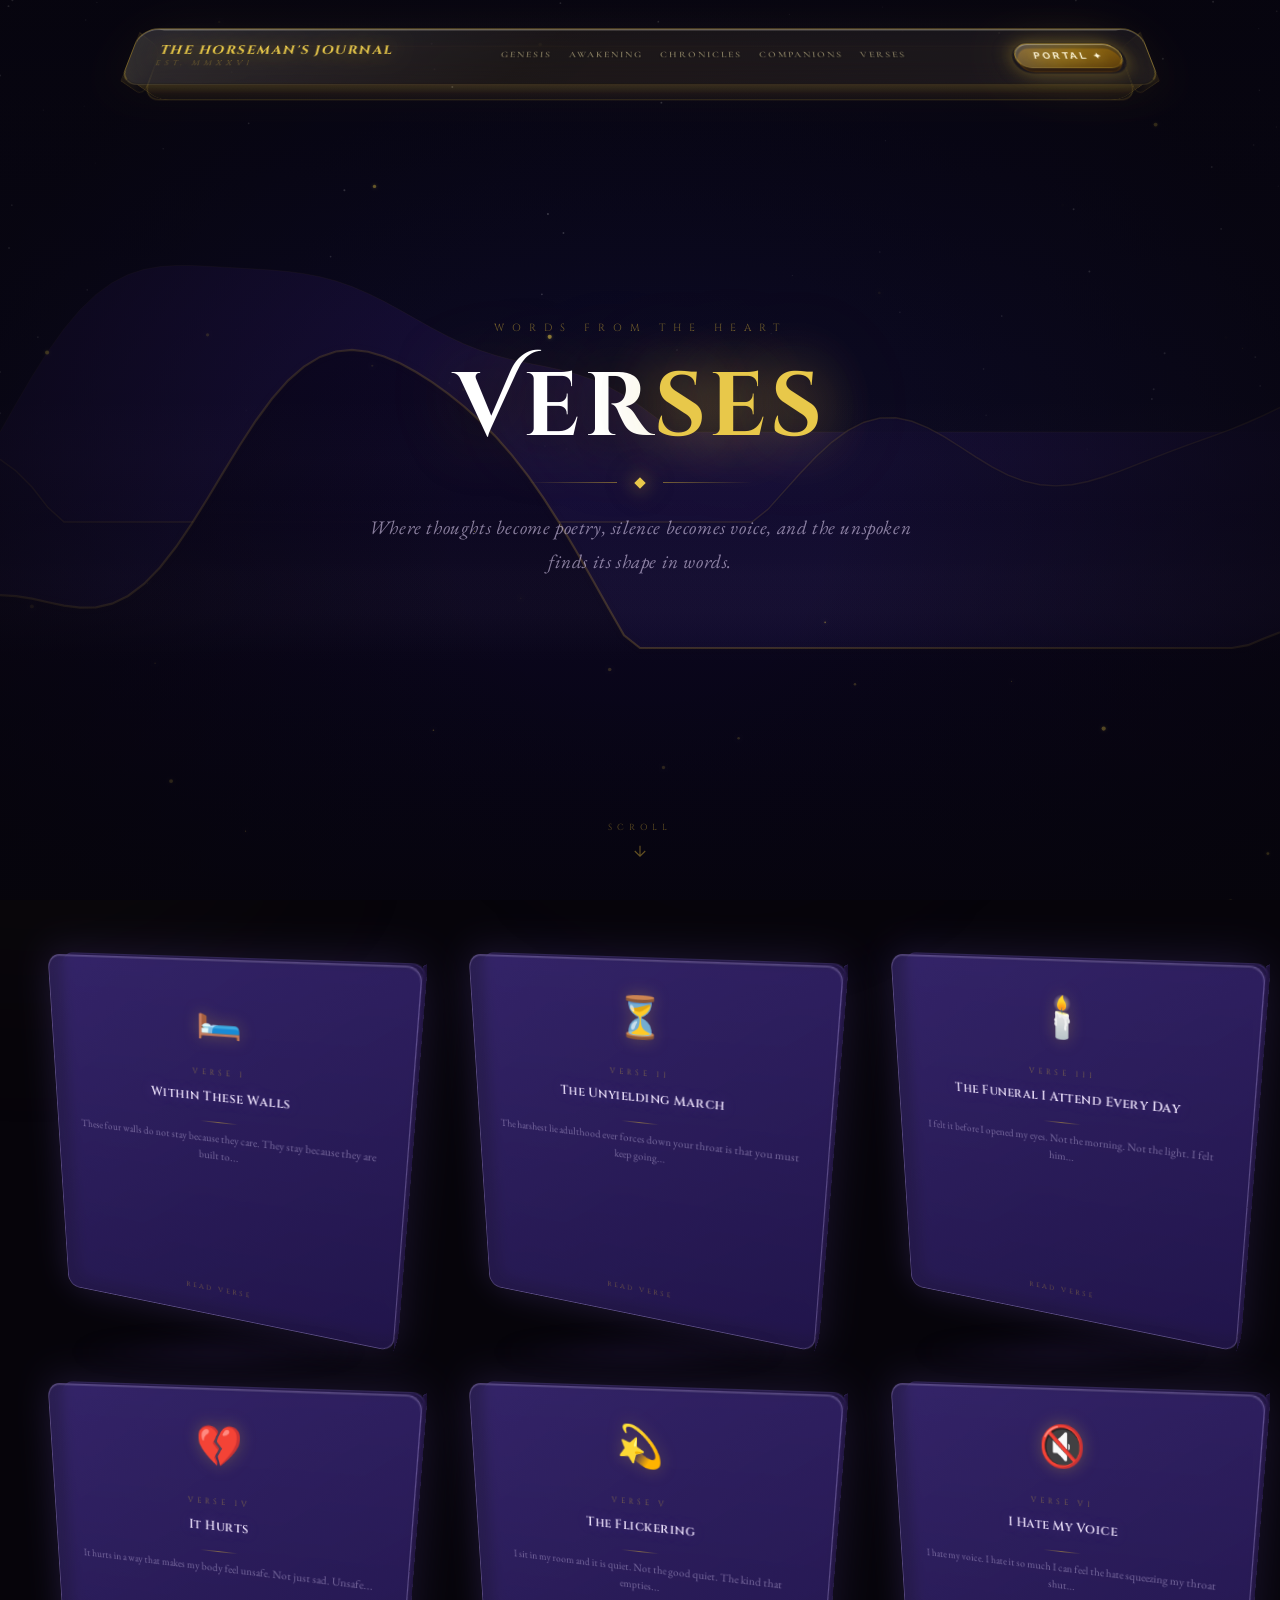
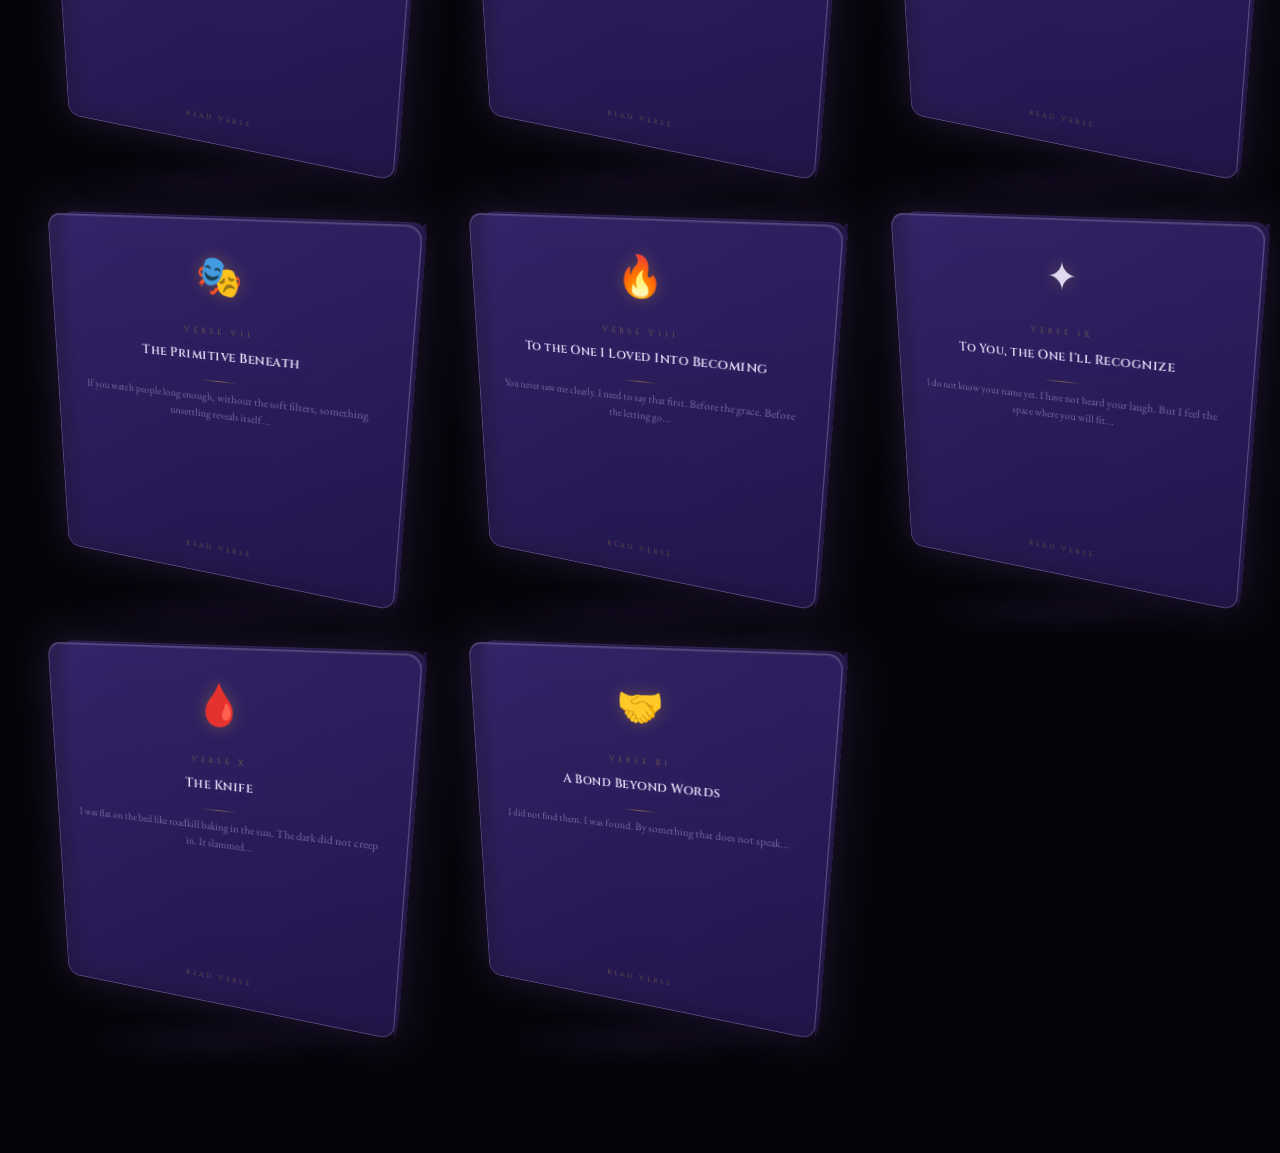
<file: essays.html>
<!DOCTYPE html>
<html lang="en">
<head>
  <meta charset="UTF-8">
  <meta name="viewport" content="width=device-width, initial-scale=1.0">
  <title>Verses - The Horseman's Journal</title>
  
  <link rel="preconnect" href="https://fonts.googleapis.com">
  <link rel="preconnect" href="https://fonts.gstatic.com" crossorigin>
  <link href="https://fonts.googleapis.com/css2?family=Cinzel+Decorative:wght@400;700;900&family=Cinzel:wght@300;400;500;600;700;900&family=Raleway:wght@300;400;500;600&family=EB+Garamond:ital,wght@0,400;0,500;0,600;0,700;1,400;1,500;1,600&family=Cormorant+Garamond:ital,wght@0,300;0,400;0,500;0,600;0,700;1,300;1,400;1,500;1,600&display=swap" rel="stylesheet">
  
  <style>
    * { margin: 0; padding: 0; box-sizing: border-box; }

    body {
      background: #06040a;
      color: #e0d8f0;
      font-family: 'Cormorant Garamond', serif;
      overflow-x: hidden;
      line-height: 1.6;
    }

    /* ORBS */
    .orb {
      position: fixed;
      border-radius: 50%;
      filter: blur(120px);
      pointer-events: none;
      z-index: 0;
    }
    .orb1 {
      width: 55vw; height: 55vw;
      top: -15vh; right: -15vw;
      background: radial-gradient(circle, rgba(130, 100, 220, 0.10), transparent);
    }
    .orb2 {
      width: 45vw; height: 45vw;
      bottom: -10vh; left: -20vw;
      background: radial-gradient(circle, rgba(212, 175, 55, 0.05), transparent);
    }
    .orb3 {
      width: 35vw; height: 35vw;
      top: 50vh; left: 40vw;
      background: radial-gradient(circle, rgba(160, 140, 220, 0.04), transparent);
    }

    /* ═══════════════════════════════════════════════
       NAVBAR (IDENTICAL TO CHRONICLES)
    ═══════════════════════════════════════════════ */
    .navbar-wrapper {
      position: fixed;
      top: 0; left: 0; right: 0;
      z-index: 200;
      display: flex;
      justify-content: center;
      padding: 1.5rem 2rem 0;
      pointer-events: none;
    }
    .navbar-wrapper * { pointer-events: auto; }
    .scene {
      perspective: 700px;
      perspective-origin: 50% 60%;
      width: 100%;
      max-width: 1020px;
    }
    .nav3d {
      position: relative;
      transform-style: preserve-3d;
      transform: rotateX(28deg) rotateY(0deg);
      transition: transform .5s cubic-bezier(.23, 1, .32, 1);
      height: 64px;
    }
    .nav3d:hover { transform: rotateX(8deg) rotateY(2deg); }
    .face { position: absolute; border-radius: 18px; }
    .face-top {
      inset: 0;
      background: linear-gradient(135deg, rgba(255,255,255,0.12) 0%, rgba(212,175,55,0.06) 40%, rgba(255,255,255,0.04) 100%);
      border: 1px solid rgba(212,175,55,0.45);
      border-bottom-color: rgba(212,175,55,0.15);
      backdrop-filter: blur(18px);
      -webkit-backdrop-filter: blur(18px);
      box-shadow: inset 0 1px 0 rgba(255,255,255,0.25), inset 0 -1px 0 rgba(0,0,0,0.2), 0 0 60px rgba(212,175,55,0.06);
      z-index: 4;
    }
    .face-back {
      inset: 0;
      background: rgba(212,175,55,0.04);
      border: 1px solid rgba(212,175,55,0.2);
      transform: translateZ(-36px);
      z-index: 1;
    }
    .face-bottom-wall {
      left: 18px; right: 18px; bottom: -36px; height: 36px;
      background: linear-gradient(180deg, rgba(212,175,55,0.18) 0%, rgba(100,60,0,0.08) 60%, rgba(0,0,0,0.02) 100%);
      border-left: 1px solid rgba(212,175,55,0.15);
      border-right: 1px solid rgba(212,175,55,0.15);
      border-bottom: 1px solid rgba(212,175,55,0.1);
      border-radius: 0 0 12px 12px;
      transform-origin: top center;
      transform: rotateX(-90deg);
      z-index: 2;
    }
    .face-top-wall {
      left: 18px; right: 18px; top: -5px; height: 5px;
      background: linear-gradient(180deg, rgba(255,255,255,0.3), rgba(212,175,55,0.2));
      border-radius: 18px 18px 0 0;
      transform-origin: bottom center;
      transform: rotateX(90deg);
      z-index: 3;
    }
    .face-left-wall {
      top: 4px; bottom: 4px; left: -36px; width: 36px;
      background: linear-gradient(90deg, rgba(0,0,0,0) 0%, rgba(212,175,55,0.1) 100%);
      border: 1px solid rgba(212,175,55,0.1);
      border-radius: 12px 0 0 12px;
      transform-origin: right center;
      transform: rotateY(-90deg);
      z-index: 2;
    }
    .face-right-wall {
      top: 4px; bottom: 4px; right: -36px; width: 36px;
      background: linear-gradient(270deg, rgba(0,0,0,0) 0%, rgba(212,175,55,0.1) 100%);
      border: 1px solid rgba(212,175,55,0.1);
      border-radius: 0 12px 12px 0;
      transform-origin: left center;
      transform: rotateY(90deg);
      z-index: 2;
    }
    .nav-content {
      position: absolute;
      inset: 0;
      z-index: 10;
      display: flex;
      align-items: center;
      justify-content: space-between;
      padding: 0 1.8rem;
      transform: translateZ(1px);
    }
    .brand {
      font-family: 'Cinzel', serif;
      font-size: .85rem;
      font-weight: 700;
      color: #E8C84A;
      letter-spacing: 1.5px;
      text-transform: uppercase;
      line-height: 1.25;
      text-shadow: 0 0 24px rgba(212,175,55,0.8), 0 0 60px rgba(212,175,55,0.3);
      flex-shrink: 0;
      text-decoration: none;
    }
    .brand small {
      display: block;
      font-size: .52rem;
      letter-spacing: 4px;
      color: rgba(212,175,55,0.4);
      font-weight: 400;
      margin-top: 1px;
    }
    .links {
      display: flex;
      gap: .05rem;
      list-style: none;
    }
    .links li a {
      display: block;
      font-size: .62rem;
      font-weight: 600;
      letter-spacing: 2px;
      color: rgba(255,240,180,0.5);
      text-decoration: none;
      padding: 6px 8px;
      border-radius: 8px;
      transition: all .25s;
      text-shadow: 0 1px 3px rgba(0,0,0,0.8);
      position: relative;
      white-space: nowrap;
    }
    .links li a:hover {
      color: #FFF8DC;
      background: rgba(255,255,255,0.07);
      text-shadow: 0 0 16px rgba(212,175,55,0.9), 0 0 40px rgba(212,175,55,0.4);
    }
    .portal-scene {
      perspective: 300px;
      flex-shrink: 0;
    }
    .portal-btn {
      position: relative;
      transform-style: preserve-3d;
      transform: rotateX(22deg);
      transition: transform .25s;
      display: inline-block;
      border: none;
      background: transparent;
      padding: 0;
      cursor: pointer;
    }
    .portal-btn:hover { transform: rotateX(5deg) translateY(-2px); }
    .portal-btn:active { transform: rotateX(30deg) translateY(2px); }
    .portal-top {
      display: block;
      padding: 8px 18px;
      background: linear-gradient(135deg, rgba(255,255,255,0.22) 0%, rgba(212,175,55,0.35) 50%, rgba(180,120,0,0.25) 100%);
      backdrop-filter: blur(12px);
      border: 1px solid rgba(212,175,55,0.7);
      border-bottom-color: rgba(212,175,55,0.2);
      border-radius: 100px;
      font-family: 'Raleway', sans-serif;
      font-size: .65rem;
      font-weight: 700;
      letter-spacing: 2.5px;
      color: #FFF8DC;
      text-shadow: 0 0 12px rgba(212,175,55,0.9);
      position: relative;
      z-index: 3;
      white-space: nowrap;
      box-shadow: inset 0 1px 0 rgba(255,255,255,0.35);
    }
    .portal-wall {
      position: absolute;
      inset: 0;
      background: linear-gradient(180deg, rgba(140,90,0,0.6), rgba(60,30,0,0.4));
      border-radius: 100px;
      transform: translateZ(-14px);
      z-index: 2;
      border: 1px solid rgba(120,70,0,0.5);
    }
    .portal-glow {
      position: absolute;
      inset: -4px;
      border-radius: 100px;
      background: transparent;
      box-shadow: 0 0 20px rgba(212,175,55,0.4), 0 0 60px rgba(212,175,55,0.15);
      transform: translateZ(-7px);
      z-index: 1;
    }

    /* ═══════════════════════════════════════════════
       CINEMATIC MOUNTAIN HERO
    ═══════════════════════════════════════════════ */
    .verses-hero {
      position: relative;
      width: 100%;
      height: 100vh;
      min-height: 700px;
      overflow: hidden;
      display: flex;
      align-items: center;
      justify-content: center;
    }

    .hero-canvas {
      position: absolute;
      inset: 0;
      width: 100%;
      height: 100%;
      z-index: 0;
    }

    .hero-overlay {
      position: absolute;
      inset: 0;
      background: radial-gradient(ellipse at 50% 60%, transparent 20%, rgba(6,4,10,0.7) 80%);
      z-index: 1;
      pointer-events: none;
    }

    .hero-content {
      position: relative;
      z-index: 10;
      text-align: center;
      max-width: 900px;
      padding: 0 2rem;
      animation: heroFloat 6s ease-in-out infinite;
    }

    @keyframes heroFloat {
      0%, 100% { transform: translateY(0); }
      50% { transform: translateY(-12px); }
    }

    .hero-eyebrow {
      font-family: 'Cinzel', serif;
      font-size: .65rem;
      letter-spacing: 8px;
      color: rgba(212, 175, 55, 0.5);
      text-transform: uppercase;
      display: block;
      margin-bottom: 1.5rem;
      animation: fadeInUp 1.2s ease forwards;
      opacity: 0;
      animation-delay: .3s;
    }

    .hero-title {
      font-family: 'Cinzel Decorative', serif;
      font-size: clamp(3rem, 7vw, 6rem);
      font-weight: 700;
      color: #ffffff;
      letter-spacing: 4px;
      line-height: 1.05;
      margin-bottom: 1.5rem;
      text-shadow: 0 0 80px rgba(212, 175, 55, 0.3), 0 0 160px rgba(160, 130, 220, 0.2), 0 4px 60px rgba(0, 0, 0, 0.6);
      animation: fadeInUp 1.2s ease forwards;
      opacity: 0;
      animation-delay: .5s;
    }

    .hero-title .gold {
      color: #E8C84A;
      text-shadow: 0 0 60px rgba(212, 175, 55, 0.8), 0 0 120px rgba(212, 175, 55, 0.3);
    }

    .hero-divider {
      display: flex;
      align-items: center;
      justify-content: center;
      gap: 1.2rem;
      margin-bottom: 1.5rem;
      animation: fadeInUp 1.2s ease forwards;
      opacity: 0;
      animation-delay: .7s;
    }
    .hero-dline {
      width: 90px;
      height: 1px;
      background: linear-gradient(90deg, transparent, rgba(212, 175, 55, 0.5));
    }
    .hero-dline.r {
      background: linear-gradient(90deg, rgba(212, 175, 55, 0.5), transparent);
    }
    .hero-dgem {
      width: 8px; height: 8px;
      background: #E8C84A;
      transform: rotate(45deg);
      box-shadow: 0 0 18px rgba(212, 175, 55, 0.9), 0 0 40px rgba(212, 175, 55, 0.4);
    }

    .hero-tagline {
      font-family: 'EB Garamond', serif;
      font-style: italic;
      font-size: clamp(.95rem, 1.8vw, 1.2rem);
      color: rgba(220, 205, 240, 0.6);
      letter-spacing: .6px;
      max-width: 580px;
      margin: 0 auto;
      line-height: 1.8;
      animation: fadeInUp 1.2s ease forwards;
      opacity: 0;
      animation-delay: .9s;
    }

    .hero-scroll {
      position: absolute;
      bottom: 40px;
      left: 50%;
      transform: translateX(-50%);
      z-index: 10;
      display: flex;
      flex-direction: column;
      align-items: center;
      gap: 8px;
      animation: fadeUpDown 2.5s ease-in-out infinite;
    }
    .hero-scroll span {
      font-family: 'Cinzel', serif;
      font-size: .55rem;
      letter-spacing: 5px;
      color: rgba(212, 175, 55, 0.45);
      text-transform: uppercase;
    }
    .hero-scroll svg {
      width: 18px;
      stroke: rgba(212, 175, 55, 0.45);
    }

    @keyframes fadeInUp {
      0% { opacity: 0; transform: translateY(24px); }
      100% { opacity: 1; transform: translateY(0); }
    }
    @keyframes fadeUpDown {
      0%, 100% { transform: translateX(-50%) translateY(0); opacity: 0.35; }
      50% { transform: translateX(-50%) translateY(8px); opacity: 0.8; }
    }

    /* ═══════════════════════════════════════════════
       CUBE GRID
    ═══════════════════════════════════════════════ */
    .cubes-section {
      padding: 4rem 2rem 8rem;
      position: relative;
      z-index: 2;
      max-width: 1300px;
      margin: 0 auto;
    }
    .cubes-grid {
      display: grid;
      grid-template-columns: repeat(3, 1fr);
      gap: 3.5rem 3rem;
      perspective: 1000px;
    }
    @media (max-width: 960px) {
      .cubes-grid { grid-template-columns: repeat(2, 1fr); gap: 3rem 2rem; }
    }
    @media (max-width: 580px) {
      .cubes-grid { grid-template-columns: 1fr; gap: 2.5rem; }
    }

    .cube-wrap {
      perspective: 800px;
      cursor: pointer;
      opacity: 0;
      transform: translateY(30px);
      transition: opacity .7s ease, transform .7s ease;
    }
    .cube-wrap.visible {
      opacity: 1;
      transform: translateY(0);
    }

    .cube-3d {
      position: relative;
      width: 100%;
      aspect-ratio: 1 / 1;
      transform-style: preserve-3d;
      transform: rotateX(-18deg) rotateY(-22deg);
      transition: transform .6s cubic-bezier(.23, 1, .32, 1);
    }
    .cube-wrap:hover .cube-3d {
      transform: rotateX(-6deg) rotateY(-10deg) translateY(-6px);
    }

    .cube-face {
      position: absolute;
      inset: 0;
      border-radius: 14px;
      backface-visibility: hidden;
    }
    .cube-face-top {
      background: linear-gradient(145deg, rgba(70, 50, 140, 0.55), rgba(40, 25, 90, 0.7));
      border: 1.5px solid rgba(180, 160, 220, 0.35);
      backdrop-filter: blur(6px);
      box-shadow: inset 0 1px 0 rgba(255,255,255,0.12), 0 0 40px rgba(130, 100, 220, 0.2);
      display: flex;
      flex-direction: column;
      align-items: center;
      justify-content: center;
      text-align: center;
      padding: 1.5rem;
      z-index: 3;
      transform: translateZ(0);
    }
    .cube-face-front {
      background: linear-gradient(180deg, rgba(30, 18, 65, 0.9), rgba(15, 8, 40, 0.95));
      border: 1px solid rgba(140, 120, 200, 0.2);
      transform: translateZ(-26px);
      z-index: 1;
    }
    .cube-face-bottom {
      background: linear-gradient(180deg, rgba(25, 14, 50, 0.8), rgba(12, 6, 28, 0.9));
      border-left: 1px solid rgba(140, 120, 200, 0.15);
      border-right: 1px solid rgba(140, 120, 200, 0.15);
      border-bottom: 1px solid rgba(140, 120, 200, 0.1);
      height: 28px;
      bottom: -28px;
      top: auto;
      border-radius: 0 0 10px 10px;
      transform-origin: top center;
      transform: rotateX(-90deg);
      z-index: 2;
    }
    .cube-face-left {
      background: linear-gradient(90deg, rgba(20, 10, 45, 0.85), rgba(35, 20, 70, 0.7));
      border: 1px solid rgba(140, 120, 200, 0.12);
      width: 28px;
      left: -28px;
      right: auto;
      border-radius: 10px 0 0 10px;
      transform-origin: right center;
      transform: rotateY(-90deg);
      z-index: 2;
    }
    .cube-face-right {
      background: linear-gradient(270deg, rgba(20, 10, 45, 0.85), rgba(35, 20, 70, 0.7));
      border: 1px solid rgba(140, 120, 200, 0.12);
      width: 28px;
      right: -28px;
      left: auto;
      border-radius: 0 10px 10px 0;
      transform-origin: left center;
      transform: rotateY(90deg);
      z-index: 2;
    }

    .cube-icon {
      font-size: 2.4rem;
      margin-bottom: 1rem;
      filter: drop-shadow(0 0 8px rgba(212, 175, 55, 0.3));
      position: relative;
      z-index: 1;
    }
    .cube-label {
      font-family: 'Cinzel', serif;
      font-size: .48rem;
      letter-spacing: 4px;
      color: rgba(212, 175, 55, 0.5);
      text-transform: uppercase;
      margin-bottom: .6rem;
      position: relative;
      z-index: 1;
    }
    .cube-title {
      font-family: 'Cinzel', serif;
      font-size: .82rem;
      font-weight: 600;
      color: #e8ddf8;
      letter-spacing: .5px;
      line-height: 1.3;
      margin-bottom: .5rem;
      position: relative;
      z-index: 1;
      text-shadow: 0 0 15px rgba(180, 150, 230, 0.3);
    }
    .cube-rule {
      width: 40px;
      height: 1px;
      background: linear-gradient(90deg, transparent, rgba(212, 175, 55, 0.5), transparent);
      margin: .5rem 0;
      position: relative;
      z-index: 1;
    }
    .cube-excerpt {
      font-family: 'EB Garamond', serif;
      font-size: .7rem;
      line-height: 1.6;
      color: rgba(200, 185, 230, 0.5);
      display: -webkit-box;
      -webkit-line-clamp: 3;
      -webkit-box-orient: vertical;
      overflow: hidden;
      position: relative;
      z-index: 1;
    }
    .cube-read {
      font-family: 'Cinzel', serif;
      font-size: .48rem;
      letter-spacing: 3px;
      color: rgba(212, 175, 55, 0.45);
      text-transform: uppercase;
      margin-top: auto;
      padding-top: .6rem;
      position: relative;
      z-index: 1;
      transition: color .3s;
    }
    .cube-wrap:hover .cube-read {
      color: rgba(212, 175, 55, 0.85);
    }
    .cube-shadow {
      position: absolute;
      bottom: -30px;
      left: 10%;
      right: 10%;
      height: 30px;
      background: radial-gradient(ellipse, rgba(90, 60, 160, 0.2) 0%, transparent 70%);
      filter: blur(10px);
      pointer-events: none;
    }

    /* ═══════════════════════════════════════════════
       ESSAY READER OVERLAY
    ═══════════════════════════════════════════════ */
    .essay-overlay {
      position: fixed;
      inset: 0;
      z-index: 500;
      background: rgba(4, 2, 10, 0.94);
      backdrop-filter: blur(20px);
      display: flex;
      align-items: center;
      justify-content: center;
      opacity: 0;
      pointer-events: none;
      transition: opacity .4s ease;
    }
    .essay-overlay.open {
      opacity: 1;
      pointer-events: all;
    }
    .essay-reader {
      background: linear-gradient(160deg, #0e0a1a 0%, #1a1230 50%, #0c0818 100%);
      border: 1px solid rgba(180, 160, 220, 0.2);
      border-radius: 16px;
      max-width: 780px;
      width: 92%;
      max-height: 88vh;
      overflow-y: auto;
      position: relative;
      box-shadow: 0 30px 80px rgba(0,0,0,0.7), 0 0 0 1px rgba(212,175,55,0.08);
    }
    .essay-reader::-webkit-scrollbar { width: 3px; }
    .essay-reader::-webkit-scrollbar-track { background: rgba(0,0,0,.2); }
    .essay-reader::-webkit-scrollbar-thumb { background: rgba(212,175,55,.25); border-radius: 2px; }

    .rd-close {
      position: sticky;
      top: 16px;
      float: right;
      margin-right: 16px;
      z-index: 20;
      width: 32px; height: 32px;
      border: 1px solid rgba(180,160,220,0.3);
      border-radius: 50%;
      background: rgba(130,100,200,0.08);
      cursor: pointer;
      display: flex;
      align-items: center;
      justify-content: center;
      transition: all .2s;
    }
    .rd-close:hover {
      background: rgba(180,140,240,0.2);
      border-color: rgba(180,160,220,0.6);
    }
    .rd-close::before,
    .rd-close::after {
      content: '';
      position: absolute;
      width: 12px; height: 1px;
      background: rgba(200,180,230,0.7);
    }
    .rd-close::before { transform: rotate(45deg); }
    .rd-close::after { transform: rotate(-45deg); }

    .rd-content {
      padding: 2rem 3.5rem 4rem;
    }

    .rd-title-block {
      text-align: center;
      padding: 1rem 0 3rem;
      border-bottom: .5px solid rgba(212,175,55,.1);
      margin-bottom: 2.5rem;
    }
    .rd-ornament {
      display: flex;
      align-items: center;
      justify-content: center;
      gap: 14px;
      margin-bottom: 1.2rem;
    }
    .rd-oln {
      flex: 1;
      max-width: 80px;
      height: .5px;
      background: linear-gradient(90deg, transparent, rgba(212,175,55,.4));
    }
    .rd-oln-r {
      background: linear-gradient(90deg, rgba(212,175,55,.4), transparent);
    }
    .rd-gem {
      width: 7px; height: 7px;
      background: #E8C84A;
      transform: rotate(45deg);
      flex-shrink: 0;
      box-shadow: 0 0 10px rgba(212,175,55,.8);
    }
    .rd-label {
      font-family: 'Cinzel', serif;
      font-size: .55rem;
      letter-spacing: 5px;
      color: rgba(212,175,55,.35);
      text-transform: uppercase;
      display: block;
      margin-bottom: .8rem;
    }
    .rd-title {
      font-family: 'Cinzel Decorative', serif;
      font-size: clamp(1.3rem, 3vw, 2rem);
      font-weight: 700;
      color: #E8C84A;
      letter-spacing: 1px;
      line-height: 1.25;
      text-shadow: 0 0 30px rgba(212,175,55,.25);
      margin-bottom: 1rem;
    }
    .rd-tagline {
      font-family: 'EB Garamond', serif;
      font-style: italic;
      font-size: .95rem;
      color: rgba(200,180,230,.45);
      max-width: 400px;
      margin: 0 auto;
      line-height: 1.7;
    }

    .rd-section-block {
      text-align: center;
      padding: 2.5rem 1rem;
      border-top: .5px solid rgba(212,175,55,.06);
      border-bottom: .5px solid rgba(212,175,55,.06);
      margin: 2rem 0;
    }
    .rd-section-heading {
      font-family: 'Cinzel', serif;
      font-size: clamp(1rem, 2vw, 1.3rem);
      font-weight: 600;
      color: #e0d0f0;
      letter-spacing: 1px;
      margin-bottom: .4rem;
    }
    .rd-section-sub {
      font-family: 'EB Garamond', serif;
      font-style: italic;
      font-size: .9rem;
      color: rgba(200,180,220,.35);
    }

    .rd-text-block {
      padding: 1.2rem 0;
    }
    .rd-text-body {
      font-family: 'EB Garamond', serif;
      font-size: clamp(1rem, 1.6vw, 1.12rem);
      line-height: 2.1;
      color: rgba(225,215,240,.78);
      letter-spacing: .01em;
    }
    .rd-text-body p {
      margin-bottom: 1.5rem;
      text-indent: 2em;
    }
    .rd-text-body p:first-child {
      text-indent: 0;
    }
    .rd-dropcap {
      font-family: 'Cinzel Decorative', serif;
      font-size: 3.4em;
      font-weight: 700;
      color: #c9a030;
      float: left;
      line-height: .7;
      margin: .06em .1em 0 0;
      text-shadow: 0 0 20px rgba(212,175,55,.35);
    }

    .rd-quote-block {
      text-align: center;
      padding: 2rem 1.5rem;
      margin: 1.5rem 0;
    }
    .rd-quote-text {
      font-family: 'EB Garamond', serif;
      font-style: italic;
      font-size: clamp(1.05rem, 1.8vw, 1.25rem);
      color: rgba(225,200,150,.65);
      line-height: 1.9;
      max-width: 500px;
      margin: 0 auto;
    }
    .rd-quote-text::before { content: '\201C'; font-size: 2em; color: rgba(212,175,55,.2); margin-right: .05em; line-height: 0; vertical-align: -.4em; }
    .rd-quote-text::after { content: '\201D'; font-size: 2em; color: rgba(212,175,55,.2); margin-left: .05em; line-height: 0; vertical-align: -.4em; }

    .rd-end-block {
      text-align: center;
      padding: 2.5rem 1rem;
      border-top: .5px solid rgba(212,175,55,.1);
      margin-top: 2rem;
    }
    .rd-end-label {
      font-family: 'Cinzel', serif;
      font-size: .52rem;
      letter-spacing: 4px;
      color: rgba(212,175,55,.25);
      text-transform: uppercase;
      margin-bottom: .5rem;
    }
    .rd-end-byline {
      font-family: 'Cinzel', serif;
      font-size: .48rem;
      letter-spacing: 3px;
      color: rgba(212,175,55,.15);
      text-transform: uppercase;
    }

    @media (max-width: 680px) {
      .rd-content { padding: 1.5rem 1.5rem 3rem; }
      .rd-title { font-size: 1.2rem; }
      .rd-text-body { font-size: 1rem; }
      .hero-title { font-size: 2.2rem; }
    }
    @media (max-width: 860px) {
      .navbar-wrapper { padding: 0.8rem 1rem 0; }
      .nav3d { height: 56px; transform: rotateX(15deg); }
      .brand { font-size: 0.7rem; }
      .links { gap: 0; }
      .links li a { font-size: .52rem; padding: 4px 5px; letter-spacing: 1px; }
      .portal-top { font-size: .55rem; padding: 6px 12px; }
    }
    @media (max-width: 520px) {
      .brand small { display: none; }
      .links li a { font-size: .45rem; padding: 3px 4px; }
    }
  </style>
</head>
<body>

  <div class="orb orb1"></div>
  <div class="orb orb2"></div>
  <div class="orb orb3"></div>

  <!-- NAVBAR -->
  <div class="navbar-wrapper">
    <div class="scene">
      <nav class="nav3d">
        <div class="face face-back"></div>
        <div class="face face-bottom-wall"></div>
        <div class="face face-top-wall"></div>
        <div class="face face-left-wall"></div>
        <div class="face face-right-wall"></div>
        <div class="face face-top"></div>
        <div class="nav-content">
          <a href="index.html" class="brand">The Horseman's Journal<small>EST. MMXXVI</small></a>
          <ul class="links">
            <li><a href="index.html">GENESIS</a></li>
            <li><a href="genesis.html">AWAKENING</a></li>
            <li><a href="chronicles.html">CHRONICLES</a></li>
            <li><a href="companions.html">COMPANIONS</a></li>
            <li><a href="essays.html">VERSES</a></li>
          </ul>
          <div class="portal-scene">
            <button class="portal-btn">
              <span class="portal-glow"></span>
              <span class="portal-wall"></span>
              <span class="portal-top">PORTAL ✦</span>
            </button>
          </div>
        </div>
      </nav>
    </div>
  </div>

  <!-- CINEMATIC MOUNTAIN HERO -->
  <section class="verses-hero" id="versesHero">
    <canvas class="hero-canvas" id="heroCanvas"></canvas>
    <div class="hero-overlay"></div>
    <div class="hero-content">
      <span class="hero-eyebrow">Words from the Heart</span>
      <h1 class="hero-title">Ver<span class="gold">ses</span></h1>
      <div class="hero-divider">
        <div class="hero-dline"></div>
        <div class="hero-dgem"></div>
        <div class="hero-dline hero-dline r"></div>
      </div>
      <p class="hero-tagline">Where thoughts become poetry, silence becomes voice, and the unspoken finds its shape in words.</p>
    </div>
    <div class="hero-scroll">
      <span>Scroll</span>
      <svg viewBox="0 0 24 24" fill="none" stroke="currentColor" stroke-width="1.5" width="18" height="18">
        <path d="M12 5v14M5 12l7 7 7-7"/>
      </svg>
    </div>
  </section>

  <!-- CUBE GRID -->
  <section class="cubes-section">
    <div class="cubes-grid" id="cubesGrid">

      <div class="cube-wrap" data-essay="0"><div class="cube-3d">
        <div class="cube-face cube-face-front"></div><div class="cube-face cube-face-bottom"></div>
        <div class="cube-face cube-face-left"></div><div class="cube-face cube-face-right"></div>
        <div class="cube-face cube-face-top">
          <div class="cube-icon">🛏️</div><div class="cube-label">Verse I</div>
          <div class="cube-title">Within These Walls</div><div class="cube-rule"></div>
          <p class="cube-excerpt">These four walls do not stay because they care. They stay because they are built to...</p>
          <span class="cube-read">Read Verse</span>
        </div>
      </div><div class="cube-shadow"></div></div>

      <div class="cube-wrap" data-essay="1"><div class="cube-3d">
        <div class="cube-face cube-face-front"></div><div class="cube-face cube-face-bottom"></div>
        <div class="cube-face cube-face-left"></div><div class="cube-face cube-face-right"></div>
        <div class="cube-face cube-face-top">
          <div class="cube-icon">⏳</div><div class="cube-label">Verse II</div>
          <div class="cube-title">The Unyielding March</div><div class="cube-rule"></div>
          <p class="cube-excerpt">The harshest lie adulthood ever forces down your throat is that you must keep going...</p>
          <span class="cube-read">Read Verse</span>
        </div>
      </div><div class="cube-shadow"></div></div>

      <div class="cube-wrap" data-essay="2"><div class="cube-3d">
        <div class="cube-face cube-face-front"></div><div class="cube-face cube-face-bottom"></div>
        <div class="cube-face cube-face-left"></div><div class="cube-face cube-face-right"></div>
        <div class="cube-face cube-face-top">
          <div class="cube-icon">🕯️</div><div class="cube-label">Verse III</div>
          <div class="cube-title">The Funeral I Attend Every Day</div><div class="cube-rule"></div>
          <p class="cube-excerpt">I felt it before I opened my eyes. Not the morning. Not the light. I felt him...</p>
          <span class="cube-read">Read Verse</span>
        </div>
      </div><div class="cube-shadow"></div></div>

      <div class="cube-wrap" data-essay="3"><div class="cube-3d">
        <div class="cube-face cube-face-front"></div><div class="cube-face cube-face-bottom"></div>
        <div class="cube-face cube-face-left"></div><div class="cube-face cube-face-right"></div>
        <div class="cube-face cube-face-top">
          <div class="cube-icon">💔</div><div class="cube-label">Verse IV</div>
          <div class="cube-title">It Hurts</div><div class="cube-rule"></div>
          <p class="cube-excerpt">It hurts in a way that makes my body feel unsafe. Not just sad. Unsafe...</p>
          <span class="cube-read">Read Verse</span>
        </div>
      </div><div class="cube-shadow"></div></div>

      <div class="cube-wrap" data-essay="4"><div class="cube-3d">
        <div class="cube-face cube-face-front"></div><div class="cube-face cube-face-bottom"></div>
        <div class="cube-face cube-face-left"></div><div class="cube-face cube-face-right"></div>
        <div class="cube-face cube-face-top">
          <div class="cube-icon">💫</div><div class="cube-label">Verse V</div>
          <div class="cube-title">The Flickering</div><div class="cube-rule"></div>
          <p class="cube-excerpt">I sit in my room and it is quiet. Not the good quiet. The kind that empties...</p>
          <span class="cube-read">Read Verse</span>
        </div>
      </div><div class="cube-shadow"></div></div>

      <div class="cube-wrap" data-essay="5"><div class="cube-3d">
        <div class="cube-face cube-face-front"></div><div class="cube-face cube-face-bottom"></div>
        <div class="cube-face cube-face-left"></div><div class="cube-face cube-face-right"></div>
        <div class="cube-face cube-face-top">
          <div class="cube-icon">🔇</div><div class="cube-label">Verse VI</div>
          <div class="cube-title">I Hate My Voice</div><div class="cube-rule"></div>
          <p class="cube-excerpt">I hate my voice. I hate it so much I can feel the hate squeezing my throat shut...</p>
          <span class="cube-read">Read Verse</span>
        </div>
      </div><div class="cube-shadow"></div></div>

      <div class="cube-wrap" data-essay="6"><div class="cube-3d">
        <div class="cube-face cube-face-front"></div><div class="cube-face cube-face-bottom"></div>
        <div class="cube-face cube-face-left"></div><div class="cube-face cube-face-right"></div>
        <div class="cube-face cube-face-top">
          <div class="cube-icon">🎭</div><div class="cube-label">Verse VII</div>
          <div class="cube-title">The Primitive Beneath</div><div class="cube-rule"></div>
          <p class="cube-excerpt">If you watch people long enough, without the soft filters, something unsettling reveals itself...</p>
          <span class="cube-read">Read Verse</span>
        </div>
      </div><div class="cube-shadow"></div></div>

      <div class="cube-wrap" data-essay="7"><div class="cube-3d">
        <div class="cube-face cube-face-front"></div><div class="cube-face cube-face-bottom"></div>
        <div class="cube-face cube-face-left"></div><div class="cube-face cube-face-right"></div>
        <div class="cube-face cube-face-top">
          <div class="cube-icon">🔥</div><div class="cube-label">Verse VIII</div>
          <div class="cube-title">To the One I Loved Into Becoming</div><div class="cube-rule"></div>
          <p class="cube-excerpt">You never saw me clearly. I need to say that first. Before the grace. Before the letting go...</p>
          <span class="cube-read">Read Verse</span>
        </div>
      </div><div class="cube-shadow"></div></div>

      <div class="cube-wrap" data-essay="8"><div class="cube-3d">
        <div class="cube-face cube-face-front"></div><div class="cube-face cube-face-bottom"></div>
        <div class="cube-face cube-face-left"></div><div class="cube-face cube-face-right"></div>
        <div class="cube-face cube-face-top">
          <div class="cube-icon">✦</div><div class="cube-label">Verse IX</div>
          <div class="cube-title">To You, the One I'll Recognize</div><div class="cube-rule"></div>
          <p class="cube-excerpt">I do not know your name yet. I have not heard your laugh. But I feel the space where you will fit...</p>
          <span class="cube-read">Read Verse</span>
        </div>
      </div><div class="cube-shadow"></div></div>

      <div class="cube-wrap" data-essay="9"><div class="cube-3d">
        <div class="cube-face cube-face-front"></div><div class="cube-face cube-face-bottom"></div>
        <div class="cube-face cube-face-left"></div><div class="cube-face cube-face-right"></div>
        <div class="cube-face cube-face-top">
          <div class="cube-icon">🩸</div><div class="cube-label">Verse X</div>
          <div class="cube-title">The Knife</div><div class="cube-rule"></div>
          <p class="cube-excerpt">I was flat on the bed like roadkill baking in the sun. The dark did not creep in. It slammed...</p>
          <span class="cube-read">Read Verse</span>
        </div>
      </div><div class="cube-shadow"></div></div>

      <div class="cube-wrap" data-essay="10"><div class="cube-3d">
        <div class="cube-face cube-face-front"></div><div class="cube-face cube-face-bottom"></div>
        <div class="cube-face cube-face-left"></div><div class="cube-face cube-face-right"></div>
        <div class="cube-face cube-face-top">
          <div class="cube-icon">🤝</div><div class="cube-label">Verse XI</div>
          <div class="cube-title">A Bond Beyond Words</div><div class="cube-rule"></div>
          <p class="cube-excerpt">I did not find them. I was found. By something that does not speak...</p>
          <span class="cube-read">Read Verse</span>
        </div>
      </div><div class="cube-shadow"></div></div>

    </div>
  </section>

  <!-- ESSAY READER OVERLAY -->
  <div class="essay-overlay" id="essayOverlay">
    <div class="essay-reader" id="essayReader">
      <button class="rd-close" id="rdClose"></button>
      <div class="rd-content" id="rdContent"></div>
    </div>
  </div>

  <script>
    // ═══════════════════════════════════════════════
    // CINEMATIC MOUNTAIN LANDSCAPE
    // ═══════════════════════════════════════════════
    const canvas = document.getElementById('heroCanvas');
    const ctx = canvas.getContext('2d');
    let W, H;
    let mouseX = 0.5, mouseY = 0.5;
    let particles = [];
    let time = 0;

    function resize() {
      W = canvas.width = canvas.offsetWidth;
      H = canvas.height = canvas.offsetHeight;
    }
    resize();
    window.addEventListener('resize', resize);

    document.getElementById('versesHero').addEventListener('mousemove', (e) => {
      mouseX = e.clientX / window.innerWidth;
      mouseY = e.clientY / window.innerHeight;
    });

    // Initialize gold particles
    for (let i = 0; i < 60; i++) {
      particles.push({
        x: Math.random() * 1.4 - 0.2,
        y: Math.random() * 1.2,
        size: Math.random() * 1.8 + 0.4,
        speed: Math.random() * 0.3 + 0.08,
        opacity: Math.random() * 0.5 + 0.15,
        phase: Math.random() * Math.PI * 2
      });
    }

    function generateMountains(layers, baseY, amp, colorBase, colorPeak, offsetX) {
      const points = [];
      const steps = 80;
      for (let i = 0; i <= steps; i++) {
        const nx = i / steps;
        const x = nx * W;
        let y = baseY - amp * (
          Math.sin(nx * Math.PI * 1.7 + offsetX * 2.1) * 0.6 +
          Math.sin(nx * Math.PI * 3.4 + offsetX * 1.3) * 0.25 +
          Math.sin(nx * Math.PI * 5.8 + offsetX * 0.8) * 0.1 +
          Math.sin(nx * Math.PI * 9.2 + offsetX * 0.5) * 0.05
        );
        y += Math.sin(nx * 0.6 + offsetX) * amp * 0.15;
        y = Math.min(y, baseY);
        points.push({ x, y });
      }
      return points;
    }

    function drawMountains(points, colorBottom, colorTop, alpha) {
      const grad = ctx.createLinearGradient(0, H * 0.35, 0, H);
      grad.addColorStop(0, colorTop);
      grad.addColorStop(1, colorBottom);
      ctx.fillStyle = grad;
      ctx.globalAlpha = alpha;
      ctx.beginPath();
      ctx.moveTo(points[0].x, H);
      points.forEach(p => ctx.lineTo(p.x, p.y));
      ctx.lineTo(W, H);
      ctx.closePath();
      ctx.fill();
      ctx.globalAlpha = 1;
    }

    function drawGoldEdge(points, thickness, alpha) {
      ctx.strokeStyle = `rgba(212,175,55,${alpha})`;
      ctx.lineWidth = thickness;
      ctx.shadowColor = `rgba(212,175,55,${alpha * 1.2})`;
      ctx.shadowBlur = thickness * 4;
      ctx.beginPath();
      ctx.moveTo(points[0].x, points[0].y);
      for (let i = 1; i < points.length; i++) {
        ctx.lineTo(points[i].x, points[i].y);
      }
      ctx.stroke();
      ctx.shadowBlur = 0;
    }

    function drawParticles() {
      particles.forEach(p => {
        const px = p.x * W;
        const py = p.y * H + Math.sin(time * p.speed * 0.7 + p.phase) * 12;
        const alpha = p.opacity * (0.5 + 0.5 * Math.sin(time * 0.04 + p.phase));
        ctx.fillStyle = `rgba(232,200,74,${alpha})`;
        ctx.shadowColor = `rgba(232,200,74,${alpha})`;
        ctx.shadowBlur = 3;
        ctx.beginPath();
        ctx.arc(px, py, p.size, 0, Math.PI * 2);
        ctx.fill();
        ctx.shadowBlur = 0;
      });
    }

    function drawMist(y, height, alpha) {
      const grad = ctx.createLinearGradient(0, y, 0, y + height);
      grad.addColorStop(0, `rgba(180,160,210,0)`);
      grad.addColorStop(0.5, `rgba(180,150,200,${alpha})`);
      grad.addColorStop(1, `rgba(180,160,210,0)`);
      ctx.fillStyle = grad;
      ctx.fillRect(0, y, W, height);
    }

    function drawStars() {
      const starCount = 80;
      for (let i = 0; i < starCount; i++) {
        const sx = (Math.sin(i * 127.1 + 311.7) * 0.5 + 0.5) * W;
        const sy = (Math.cos(i * 269.5 + 183.3) * 0.5 + 0.5) * H * 0.5;
        const twinkle = 0.3 + 0.7 * Math.abs(Math.sin(time * 0.015 + i * 2.7));
        const alpha = twinkle * (0.15 + 0.25 * (1 - sy / (H * 0.5)));
        ctx.fillStyle = `rgba(255,255,255,${alpha})`;
        ctx.beginPath();
        ctx.arc(sx, sy, 0.4 + twinkle * 0.6, 0, Math.PI * 2);
        ctx.fill();
      }
    }

    function renderMountains() {
      ctx.clearRect(0, 0, W, H);

      // Sky gradient
      const skyGrad = ctx.createLinearGradient(0, 0, 0, H);
      skyGrad.addColorStop(0, '#08061a');
      skyGrad.addColorStop(0.4, '#0c0a24');
      skyGrad.addColorStop(0.75, '#0e0b20');
      skyGrad.addColorStop(1, '#060410');
      ctx.fillStyle = skyGrad;
      ctx.fillRect(0, 0, W, H);

      drawStars();

      const parallaxX = (mouseX - 0.5) * 30;

      // Far mountains
      const farMountains = generateMountains(3, H * 0.48, H * 0.28, 'rgba(25,18,55,1)', 'rgba(40,28,75,1)', parallaxX * 0.2);
      drawMountains(farMountains, '#0f0a28', '#1a1040', 0.85);
      drawGoldEdge(farMountains, 0.8, 0.08);

      // Mid mountains
      const midMountains = generateMountains(2, H * 0.58, H * 0.34, 'rgba(18,12,42,1)', 'rgba(30,20,65,1)', parallaxX * 0.5 + 1.5);
      drawMountains(midMountains, '#0c0722', '#140e35', 0.9);
      drawGoldEdge(midMountains, 1.4, 0.14);

      // Foreground mountains
      const fgMountains = generateMountains(1, H * 0.72, H * 0.38, 'rgba(10,6,28,1)', 'rgba(20,14,48,1)', parallaxX * 0.9 + 3.2);
      drawMountains(fgMountains, '#060410', '#0e0828', 0.95);
      drawGoldEdge(fgMountains, 2.2, 0.22);

      // Mist layers
      drawMist(H * 0.55, H * 0.18, 0.025 + Math.sin(time * 0.02) * 0.008);
      drawMist(H * 0.62, H * 0.12, 0.018);
      drawMist(H * 0.44, H * 0.14, 0.015);

      drawParticles();
    }

    function animateMountains() {
      time++;
      particles.forEach(p => {
        p.y -= p.speed * 0.08;
        if (p.y < -0.15) { p.y = 1.1 + Math.random() * 0.15; p.x = Math.random() * 1.4 - 0.2; }
      });
      renderMountains();
      requestAnimationFrame(animateMountains);
    }
    animateMountains();

    // ═══════════════════════════════════════════════
    // ESSAYS DATA
    // ═══════════════════════════════════════════════
    const essays = [
      { icon:'🛏️', label:'Verse I', title:'Within These Walls', tagline:'These four walls do not stay because they care.', text:`<p><span class="rd-dropcap">L</span>et me kill the lie before it breathes.</p><p>These four walls do not stay because they care. They stay because they are built to. Nailed into place. Cemented into obligation. If they had legs, they would have left before the first tear hit the floor. Just like everyone else. Just like every hand that promised <em>I am here</em> and then was not. Walls do not make promises. That is their only honesty. They stand there, mute, cold, indifferent witnesses to a man coming apart in a room nobody remembers exists.</p><p>When the lights go out and the last pale line of day slides off the ceiling and the dark rushes in like floodwater, these walls stop being walls. They become mirrors. Not the kind that show your face. The kind that show your insides. Every thought I have choked down. Every poison I swallowed to keep the peace. Every scream I folded into silence and tucked behind my ribs. They drag it out. They hold it up. They play it back at a volume my skull was never built to hold.</p><p>My heart does not beat in here. It detonates. Every pulse a fist thrown from inside my own chest, knuckles against rib cage, over and over. Not to keep me alive. To punish me for still being alive.</p><p>I am shrinking. Not metaphorically. Physically. My chest has concaved. There is a weight on it that has no mass but has texture — wet, cold, dense, like someone filled my lungs with river mud and left me to breathe through it. Every inhale is a negotiation with a body that has already started the paperwork on giving up.</p><p>The road outside is alive. And it hates me. Not personally. Worse. Indifferently. It screams past this room with its horns and its engines and its people laughing, talking, existing with this disgusting ease, like oxygen is not a luxury, like waking up is not a war.</p><p>Love died here. Not in a fight. Not in a scream. In a whisper. In a bed that still had two dents in the pillow when only one head was left to make them. Love did not walk out. Love evaporated. One molecule at a time.</p><p>And laughter — I remember laughter. I remember the shape of it in my throat, the way it used to climb through my chest and break out of me like something escaping. Now it dies on the vine. Stillborn. A sound that starts and chokes before it reaches air.</p><p>These walls know me the way a coroner knows a body. Not with love. With familiarity. They have studied the geography of my collapse. Mapped every crack without lifting a finger.</p><p>What is left of me is not a person. It is a wound. Open. Wet. Where the skin has not just been broken. It has been removed. Peeled back in strips, slowly, over years, by hands that looked like love, by voices that sounded like safety, until the layer underneath — the one that was never meant to see light — is exposed. And the air finds it. And the cold finds it. And every heartbeat sends a pulse through it that is not a pulse. It is a scream translated into the language of the body.</p><p>I will stay. Not because I am brave. Not because I am waiting. Because the version of me that could leave — that could stand up, open a door, walk into light and survive the exposure — that version died in this room. Quietly. Without ceremony. Without a witness except these walls, who absorbed the sound of it and said nothing.</p><p>Here is the truth that will break your teeth if you bite down on it: I do not know if this is what dying feels like or if this is what being the last living nerve in a dead body feels like.</p><p>And the walls keep closing. Millimeter by millimeter. Patient as grief. Quiet as the moment before the body is found. And one day there will not be enough of me left to feel them touch. And the room will finally be empty. And the walls will stand there. The way they always have. The way they always will. Holding nothing. Remembering everything. Saying nothing.</p>` },

      { icon:'⏳', label:'Verse II', title:'The Unyielding March', tagline:'The harshest lie adulthood ever forces down your throat.', text:`<p><span class="rd-dropcap">T</span>he harshest lie adulthood ever forces down your throat is that you must keep going.</p><p>Not that it gets better. Not that there is a reason. Just — keep going. Like that is an answer. Like that is anything other than a sentence dressed up as advice, handed down by people who have never had to dig their own fingers into the earth just to drag themselves from one hour to the next.</p><p>You wake up and the first thing you feel — before thought, before memory, before the day has a name — is the weight. Not on you. In you. Stitched into the tissue. Grown into the bone. A heaviness so deep it does not feel like something you are carrying anymore. It feels like something you are made of.</p><p>Your eyes are crusted shut. Not with sleep. With the salt of tears you do not remember crying. Your mouth tastes like metal. Like rust. Like you have been chewing on the bars of something all night and your teeth are the only things that have not given up yet.</p><p>But the day does not ask if you are ready. The day does not care.</p><p>You stand in the bathroom and look at the mirror and the mirror looks back and neither of you recognizes the other. The face there — your face — is not a face anymore. It is a mask that forgot it was wearing a man underneath. The eyes are open but they are not looking. They are enduring. Flat. Dull as stones at the bottom of a river that stopped moving years ago.</p><p>And you shave. You shave. You drag a blade across your own throat every morning and the absurdity of it — the ritual maintenance of a body you would vacate in a heartbeat if you knew how — never stops being grotesque. You dress a corpse every morning and walk it into the world and call it coping.</p><p>"I am good." Two words. The most expensive lie in the human language. Every time those syllables leave your mouth, something behind your sternum tears.</p><p>And the hopelessness — God, the hopelessness. It is not an emotion. Emotions pass. This does not pass. This lives. This has roots. It grew into you the way a vine grows into a wall — slowly, patiently, finding every crack, pushing deeper year by year until you cannot remove it without bringing the whole structure down.</p><p>Every step forward feels like wading through tar. Every forced smile is a fresh wound. Every night is a replay of the same empty dark. You beg for sleep. Not rest. Absence. A gap in the tape.</p><p>You wait for the collapse. You wait for it like a mercy. Like a ceasefire. But even that does not come. The body is a traitor. It keeps beating. It keeps breathing. It keeps dragging you forward through days that have no color and no weight and no meaning.</p><p>No one talks about this part. They talk about the fight. They talk about the climb. They talk about warriors and survivors and the phoenix and the ashes. But the truth is that sometimes it does not get better. Sometimes the weight is permanent. Sometimes the dark is structural. Sometimes hope is not late. It is not lost. It is not hiding. It died. Quietly. In a room just like yours.</p><p>There is no light. Not at the end of the tunnel. Not at the bottom of the pit. There is just this — this straight, black, infinite line that you walk because walking is what the body does when the mind has stopped giving it directions.</p><p>Tomorrow will be the same. Not similar. The same. The same weight. The same dark. The same taste of rust and ash. The same hands that shake when no one is looking. The same lie.</p><p>And the march continues. Not because you choose it. Not because you believe in it. Because stopping requires something you no longer have. So you march. Unyielding. Not because you will not yield. Because you already have — completely, totally, down to the last molecule of resistance — and the marching is just what is left when a person has yielded everything and the body still will not stop.</p>` },

      { icon:'🕯️', label:'Verse III', title:'The Funeral I Attend Every Day', tagline:'I felt it before I opened my eyes.', text:`<p><span class="rd-dropcap">I</span> felt it before I opened my eyes.</p><p>Not the morning. Not the light. Not the sound of a world starting up outside. I felt him. The absence of him. The exact weight and temperature of a body that used to be here and is not — pressed into the mattress like a fossil, like the bed remembered what my brain was still trying to kill. And my hand — my stupid, treasonous hand — reached across before I could stop it. Reached into the cold side. Reached into the nothing.</p><p>The pain did not start in my chest. That is the lie. The pain started in my throat. High. Tight. A closing. Like a hand pressing — two fingers against the trachea, steady, patient, pushing everything I had swallowed — every word I did not say, every scream I traded for silence — upward, compacting it into the narrowest passage in my body. It felt exactly like swallowing broken glass. I could feel the edges. I could feel the angles dragging against the soft tissue, not cutting clean but tearing.</p><p>And then I got up. Because that is what the living do. That is the obscenity of it. The glass in the throat. The blade in the ribs. The fossil in the bed. And you get up. You put your feet on a cold floor and you stand in a body that has been gutted and you walk to a mirror and you look at a face that should be destroyed — that should be visibly, unmistakably ruined — and it is not. It looks normal.</p><p>Seeing him with someone else is not jealousy. I need to kill that word before it cheapens what this is. This is autopsy. This is me standing upright, walking, breathing, performing the full pantomime of a functional human being while something inside me is being opened. Methodically. Clinically. Every organ examined under a light I did not consent to. And the examiner is the sight of them together.</p><p>I was the rehearsal. The draft. The practice run. The body he used to map his own desire. Every gentle thing he learned — every soft word, every moment of tenderness that almost passed for love — he learned it on me. Through me. My patience was his classroom. My devotion was his textbook. My body was the lab where he practiced being close to another man until he got good enough to be close to the right one.</p><p>I keep telling myself to let go. I say it like a prayer. But my brain — my stupid, loyal, devastated brain — looks at me with the eyes of a dog that has been told to leave the only person who ever touched it with something other than force. It cannot. The wiring will not allow it.</p><p>It hurts because I wanted him. Not the shadow. Not the potential. Him. The real, flawed, incomplete, terrified him. I wanted to be the place where that man was brave enough to stop running.</p><p>But maybe this fire is not here to destroy me. Maybe it is burning away the lie I called love. The desperate, starving, half-blind lie that said <em>this is enough</em> when it was not. I am done on my knees. I am grieving. Not him. The dream of him. The version I built from scraps of his best moments. That version was beautiful. And he was mine. And he never existed.</p><p>Let it hurt. Let it scream through every nerve. Let it empty. Every drop. One day I will read this again and feel relief instead of fire.</p>` },

      { icon:'💔', label:'Verse IV', title:'It Hurts', tagline:'It hurts in a way that makes my body feel unsafe.', text:`<p><span class="rd-dropcap">I</span>t hurts in a way that makes my body feel unsafe.</p><p>Not just sad. Unsafe. My chest feels tight like something is sitting on it. My hands go cold. My stomach twists like it is bracing for bad news that already happened. I cannot eat. I cannot sleep. I cannot focus on anything for more than a few seconds before your face appears next to hers. And the image will not leave.</p><p>Seeing you with someone else feels like being erased while still alive. Like watching myself become irrelevant in real time. Like I was something temporary — a placeholder you kept warm until something better arrived. Was I that easy to replace? Was I that forgettable?</p><p>It hurts because I remember the way you looked at me. And now I see that same look given to someone else. Do you know what that does to a sensitive heart? It makes it question its own memory. It makes it doubt its own reality.</p><p>You were comfortable. I was committed. You were exploring. I was investing. You were passing time. I was building a future in my head.</p><p>I feel betrayed — not because you owed me something officially, but because you made me feel chosen. You made me feel safe. And now my body does not know how to unlearn that.</p><p>It hurts in a humiliating way. In a shrinking way. In a way that makes me want to disappear. And still — I do not hate you. That is the cruel part. I do not want revenge. I just want this ache to stop.</p><p>Your presence makes me feel small because I can sense the imbalance. I cared more. I felt deeper. I stayed longer in the emotional space than you ever intended to.</p><p>I am grieving the version of you that only existed in the way I hoped. The softness I felt around you. The way my heart slowed when you were near. The future I imagined without even meaning to.</p><p>And the hardest part? I still want you sometimes. Even knowing you are not right for me. Even knowing you cannot meet me where I stand. My heart has not caught up to my mind.</p><p>So I burn. Quietly. Privately. Trying to convince myself that someone who makes me feel this small cannot possibly be the love I deserve.</p><p>Maybe this pain is not punishment. Maybe it is withdrawal. From the hope. From the illusion. From the attachment to someone who was never fully mine. It hurts because I loved sincerely. And sincerity feels stupid when it is not returned. But one day this same depth will be met. And this ache will just be proof that I am capable of loving in a way that is real.</p><p>For now, though — it hurts. And I am tired of pretending it does not.</p>` },

      { icon:'💫', label:'Verse V', title:'The Flickering', tagline:'I sit in my room and it is quiet. Not the good quiet.', text:`<p><span class="rd-dropcap">I</span> sit in my room and it is quiet.</p><p>Not the good quiet. Not the kind that rests you. The kind that empties — that pulls everything out of the air until what is left is not silence but a vacuum. And I am remembering. Not because I chose to. The remembering starts on its own, like a machine I cannot reach, housed behind a wall I cannot access.</p><p>It starts like broken film. Flickering. Stuttering. Frames out of order — a face, a room, a sentence that left my mouth years ago and has been living in my body ever since, curled up behind my stomach like a parasite.</p><p>And the embarrassment does not creep. It breaks. Like a wave. My face flushes. My ears burn. My hands go to my head — fingers in hair, palms over eyes, the body trying to physically block the image. It does not work. It has never worked.</p><p>I see myself trying too hard. Smiling too much — the smile that is not a smile, the smile that is a shield. Agreeing when I wanted to disagree. Making myself available when I was already empty. Laughing a little louder so I would be liked. Shrinking a little smaller so I would fit.</p><p>I was not being kind. I was bargaining for acceptance with the only currency I had: myself. And the exchange rate was always the same — a piece of me for a moment of inclusion.</p><p>They do not remember those moments. Why would they? The moments were nothing. A conversation at a party. A text exchange. A Tuesday. But I remember. I remember every single one. And they live in me like shrapnel — too small to see, too deep to remove.</p><p>I gave so much value to others. My time. My energy. My softness. My presence. And somewhere in the giving, I forgot to keep some for myself. I forgot that I needed my own approval. My own loyalty. My own protection.</p><p>What breaks me is not the past. The past is done. What breaks me is the way I keep punishing myself for surviving it. Because that is what it was. Survival. Every smile that was too wide — survival. Every agreement that betrayed my truth — survival. Every time I shrank — survival. The organism doing what it does when it perceives threat: adapt, minimize, become whatever the environment requires.</p><p>And sometimes I wish I could go back. Not to change it. To hold him. The younger version of me. To take his face in my hands and say: <em>You were just trying to be loved. You did not know it was supposed to be free. You did not know love was not supposed to cost you your own shape. You did not deserve this cruelty. Not from them. Not from the world. And not — especially not — from yourself.</em></p>` },

      { icon:'🔇', label:'Verse VI', title:'I Hate My Voice', tagline:'I hate my voice. I hate it so much I can feel the hate squeezing my throat shut.', text:`<p><span class="rd-dropcap">I</span> hate my voice. I hate it. I hate it so much I can feel the hate squeezing my throat shut before I even try to speak.</p><p>I type one word and I already want to smash my fingers for letting it happen. I said something. Wrong. Stupid. Too much. Not enough. Needy. Desperate. Weak. Pathetic. Broken. I said something and now I am disgusting.</p><p>I have to fix it. I have to explain. I have to prove I am not the worthless thing the words just proved I am. I have to apologize for existing. For thinking. For daring to think my thoughts could be worth hearing.</p><p>And explaining makes it worse. Every "no, I meant" is me admitting I am too stupid to say anything right. Every clarification is another confession that I am defective. Every apology is me carving another piece off whatever dignity I pretended I still had.</p><p>So I choke it. I swallow it. I bury it in the inbox where it cannot hurt anyone except me. And then I hate myself for being a coward. For being too weak to speak. For being too weak to stay silent. For being too weak to do anything except hate the thing rotting inside my chest.</p><p>I am disgusting for wanting to be heard. I am disgusting for thinking my words could matter. I am disgusting for still trying. I am disgusting for stopping. I am disgusting for existing in a way that requires words or silence or any evidence at all.</p><p>I stay quiet because silence is the only thing that does not prove how worthless I am. But the quiet is killing me. It is thick with everything I am too pathetic to say. It is rotting me from the inside while I pretend it is safety.</p><p>I hate myself for the silence. I hate myself for the words that never make it out. I hate myself for the words that do. I hate myself for breathing too loud. I hate myself for existing.</p><p>And the hate is the only thing that feels honest anymore. So I keep the knife pressed to my own throat. And I stay quiet. Because at least when I am silent, I am only killing myself slowly — not splattering the mess on someone else.</p><p>And even that feels like too much to ask forgiveness for.</p>` },

      { icon:'🎭', label:'Verse VII', title:'The Primitive Beneath', tagline:'If you watch people long enough, something unsettling reveals itself.', text:`<p><span class="rd-dropcap">I</span>f you watch people long enough — truly watch them, without the soft filters — something quietly unsettling reveals itself. Much of what we call morality, loyalty, even love, rests on top of something far older and far more primitive.</p><p>Underneath the language, humans are still animals negotiating survival. We are simply very articulate animals.</p><p>People are kind when kindness costs them little. People are loyal while loyalty still benefits them. People stay close as long as the relationship continues to feed something they need — security, admiration, companionship, identity. The moment the cost rises too high, the mind begins its quiet calculations. It is not evil. It is adaptation.</p><p>Betrayal stops feeling shocking once you see this clearly. It begins to feel inevitable. Not because everyone is malicious, but because everyone is fragile. Everyone has limits to how much discomfort they will carry for someone else. Everyone has a threshold.</p><p>We like to believe love is powerful enough to override self-interest, but biology disagrees. Our nervous systems are constantly moving us toward safety and away from prolonged suffering. That instinct quietly reshapes relationships over time.</p><p>Human connection is real, but it is also temporary. Not always short-lived, but always vulnerable to time, circumstance, and the unpredictable evolution of two separate minds.</p><p>And yet — despite knowing this — humans continue building relationships again and again. This is the paradox. We are intelligent enough to recognize how fragile connection is, but emotionally wired to seek it anyway. The loneliness of isolation is simply too heavy for most people to carry for long.</p><p>So we try again. We trust again. We tell ourselves new stories about permanence even after watching permanence collapse many times before.</p><p>From a purely rational perspective, this behavior is almost absurd. But from a human perspective, it might be the most courageous thing we do. Because beneath the psychology and biology there is another truth quietly operating: the desire to be known. Not admired. Not envied. Just known.</p><p>That experience is rare enough that people chase it their entire lives. And when they lose it, the grief feels enormous not only because the person is gone, but because a witness to their inner world has disappeared with them.</p><p>In the end, the brutal truth about humans is that we are temporary beings trying to create permanent meaning with other temporary beings. And somehow — against logic, against probability, against the slow erosion of time — we keep trying anyway. Because the brief moments when it does feel real are powerful enough to make the entire risk seem worth taking.</p>` },

      { icon:'🔥', label:'Verse VIII', title:'To the One I Loved Into Becoming', tagline:'You never saw me clearly. I need to say that first.', text:`<p><span class="rd-dropcap">Y</span>ou never saw me clearly.</p><p>I need to say that first. Before the grace. Before the letting go. You saw flashes — the parts of me that caught light at the right angle. You saw what I could do for you. You never saw what I was doing to myself to do it.</p><p>I was never here to compete with you. I was here to believe in you louder than you believed in yourself. And maybe that felt like pressure. Maybe that felt like danger. Maybe it felt like love, but you did not know what to do with it.</p><p>You received love — real, full, terrifying, complete love — and you did not know where to put it. You had nowhere to set it down. No room in the house that could hold it. So you set it down outside. And walked back in. And closed the door.</p><p>You do not owe me clarity. You cannot explain what you do not understand. And you do not understand yourself — not the real self, the one below the performance. I cannot keep asking a man to explain his own depths when he has never visited them.</p><p>But I owe myself freedom. Not the freedom from you. Freedom from who I was when I loved you. From the man who shrank. Who folded. Who translated his own needs into smaller and smaller words until the words disappeared.</p><p>So I leave nothing behind. Not anger. Not blame. Except one thing — the hope that you will grow. Not for me. That door is shut. But for you. The hope that someday you will stop running from your own depth. That you will jump. And the water will be cold. And I will not be there to see it. But you will know.</p><p>And if one day you see me from afar — whole, complete, shining like the self I kept putting off for you — just know: I finally loved myself the way I once loved you. And it is not smaller. It is the same love. The same depth. The same terrifying, beautiful willingness to believe in something unfinished and stay. The only difference is direction. I pointed it at you and it passed through. I pointed it at me and it landed.</p><p>I am done being someone else's light. I am my own.</p>` },

      { icon:'✦', label:'Verse IX', title:'To You, the One I\'ll Recognize by the Silence Between Us', tagline:'I do not know your name yet. But I feel the space where you will fit.', text:`<p><span class="rd-dropcap">I</span> do not know your name yet. I have not heard your laugh. I do not know what your hands look like or whether they move when you talk. I do not know what your silence sounds like — and that is the thing I want most. Not your words. Your silence.</p><p>I feel the space where you will fit. Not a hole. A clearing. Like a place in a forest where something burned and the ground is still dark but the soil is richer than anything the untouched trees could ever grow from. The fire left something. Fertility.</p><p>I will not ask you to save me. I have walked too far on my own to need a rescuer. I have lain on floors with my face down and my arms out and my chest so empty it echoed. And I got up. I built ground. Solid. Mine. Ground that holds whether I am alone on it or not.</p><p>But I will let you walk beside me. Close enough that our shoulders almost touch. Close enough that when the road gets dark, you feel me there. Not pulling. Not pushing. Just there. A hand near yours — palm open, fingers loose.</p><p>I will not demand much. Just your truth. The version of you that exists at three in the morning when the mask is off. Your voice when I have gone too quiet. Your steady eyes when I am chasing impossible dreams. And your softness, when the world forgets I am still healing.</p><p>I want to laugh with you like we are the only ones in the world. The private kind. The kind that starts from nothing and builds until your stomach hurts and your eyes water. I want to sit in silence with you without discomfort. I want to build something invisible — something that lives entirely in the space between us.</p><p>I am not in a hurry anymore. I have been in a hurry my whole life. The hurry was the thing that made me accept almost. I am ready now. And ready is different from hurried. Ready is a door that is open because the house is clean, not because the house is on fire.</p><p>Until then, I will keep growing in my own name. Taller. Deeper. Wider. I will put down roots so deep that the next storm hits a man who sways instead of breaks.</p><p>And when we meet — when the accident happens, when two men who have walked through different darks end up standing in the same room — I will recognize you. Not by your face. By the silence. By the quality of your stillness. By the way you look at me like a man who has been walking for a very long time and has just seen, in the distance, another clearing. <em>There you are. I have been building toward you without knowing your name.</em></p>` },

      { icon:'🩸', label:'Verse X', title:'The Knife', tagline:'I was flat on the bed like roadkill baking in the sun.', text:`<p><span class="rd-dropcap">I</span> was flat on the bed like roadkill baking in the sun. Arms and legs dead weight from battles I lost years ago — a lifetime of almosts and not-enoughs crushing down until I could not even hate myself loud anymore. The dark did not creep in. It slammed behind my eyes like a pit ripping open right in my skull, dragging me under with a pull so hungry it felt personal.</p><p>Not nothing at all. A giant, starving hole of black bone, where a river of sticky tar and flames boiled over, full of the raw howls from mountains set on fire. The scream I swallowed back in childhood — the one that said <em>you are alone and you will always be</em> — echoed in that pit.</p><p>The dark was already rooted deep, like thorny weeds twisting through my chest. Rough ropes thick with rotten juice, choking my lungs like a noose braided from strips of my own ripped skin. Air hit my throat like choking dust. I locked up stiff, breath caught like I was betting my life on it.</p><p>Then it started. That fire in the bones. Not an itch. A bomb. Total wrecking ball to the gut. Despair floods in, not quiet but a tidal wave of <em>why bother</em>. Every hope buried rises like bile. The weight of surviving too long presses down until your ribs creak. And all you want is release. Real and final.</p><p>The knife. Just a plain hunk of steel, sharp as a lie, born from some junkyard where hurt gets ground down to edges that promise peace in the pain. I needed it pressed cold against the flat bone over my heart — that hard shield hiding the bloody mess where everything beats wrong.</p><p>Shove it in. No mercy. The skin does not just split — it shreds, a ragged zipper sound like tearing wet cloth. The blood hits hot and slick, bubbling out in fat drops that sting the raw flaps like salt in a paper cut. Your gut twists hard. Acid spit floods your mouth, bitter and yellow, forcing you to swallow it back or choke on the burn.</p><p>Deeper now. The blade hits muscle and it is no clean slice. It is a chew, fibers bunching and resisting like tough gristle you have to saw through. The bone does not yield easy. The tip grinds in circles until it finds the weak spot — a high-pitched scrape that sets your teeth on edge, then the give: a deep, meaty pop that sends bone dust flying inward.</p><p>The knife sits there, heavy as a full stomach, wedged in the wreck of me like it belongs. The pain throbs around it like a second heartbeat. And I — gutted, quiet — stare up at the ceiling cracks, mouth twisted in a grin that is all teeth and no light, chest bubbling faintly with each ragged inhale. The dark curls up next to me like an old dog, belly full, finally shut up.</p><p>Relief? No. It is the real deal: carving out the rot so what is left can breathe, even if it is just for a minute in the blood. The hurt hanging on like a bad hangover you earned. I know it will wake hungry again.</p>` },

      { icon:'🤝', label:'Verse XI', title:'A Bond Beyond Words', tagline:'I did not find them. I was found.', text:`<p><span class="rd-dropcap">I</span> did not find them. I want to be clear about that.</p><p>I did not go looking. I did not read a book about healing. I was found. By something that does not speak. By something that has no interest in my performance, no use for my masks, no capacity to be impressed or disappointed or charmed. And that total, non-negotiable absence of everything I had spent my life calibrating myself to provide — that was what saved me.</p><p>The first time I stood next to a horse, I did not ride. I did not lead. I just stood. In a field. Next to a body so much larger than mine that the scale alone should have terrified me. It did not.</p><p>And the absence of fear was so foreign I almost mistook it for numbness. Fear had been my operating system. Fear powered every smile, every nod, every performance of adequacy. I knew fear the way other people know their own names.</p><p>This animal triggered none of it. Instead, something in my chest released. Not relaxed. Released. Like a fist clenched so long the fingers had fused, suddenly pried open. Beneath that fist was simply a heartbeat. My heartbeat. Raw. Unarmored. Doing what it was built to do before the world taught it to do everything else.</p><p>And the horse heard it. It turned its head. It looked at me. And the eyes — God, the eyes. Not human eyes with their layers of agenda, their constant calculation. These eyes were flat. Not empty. Flat. Like still water over something so deep the bottom does not matter. They carried no judgment. No evaluation. No condition. <em>You are here.</em> That was all. Not <em>you are good.</em> Not <em>you are enough.</em> Just the ancient, devastating acknowledgment of presence.</p><p>And I breathed. The breath went deep — past the chest, past the stomach, into the belly, into the ground through my feet. It was the breath of a body remembering it was allowed to take up space. Allowed to expand without apology. The horse breathed with me. Its massive ribcage rose and fell, the exhale warm against my arm. No transaction. No condition. Just breath, offered involuntarily, without strategy.</p><p>They teach me patience — the animal kind. The kind that does not know it is patience because it has never known impatience. They show me that love is not rushed. Not forced. Trust is not requested or performed into existence. It is earned in the smallest increments — by being safe, predictable, present. By finally stopping the shapeshifting and offering the same man every single time.</p><p>And when the horse finally approaches — when the muzzle touches my chest or my open palm after days of waiting — the feeling is not triumph. It is grief. Because I realize this is what closeness was always supposed to feel like when it is not bought. This is what trust feels like when it is given freely by a being that cannot lie. The grief is for every counterfeit I once accepted as love.</p><p>In their eyes I see a reflection unlike any human mirror. They see beneath the performance. They read my nervous system, my state, the raw signal I cannot fake. When I arrive carrying the old software of effort and trying, they simply increase the distance. Calmly. Factually. <em>That is not you. Come back when it is you.</em> When I arrive stripped — honest, unmasked, tired — they come closer. Every single time. The lesson is brutal in its simplicity: The thing you were hiding was the thing that was safe. The thing you were performing was the thing that drove them away. You had it backwards your entire life.</p><p>In their quiet strength I learn to stand at my full height without bracing. The horse does not apologize for its thousand pounds. It stands full size on the earth, and the earth holds it without complaint. Standing beside that unapologetic presence, the message travels through my body: <em>You can stand like this. You can take up this much space. And the ground will hold.</em></p><p>We walk together. Side by side. My steps falling into rhythm with theirs — not by force, but by release. For a few holy minutes I am simply a body moving with another body across a planet that holds us both. The weight I carry does not disappear. But it is shared now. Distributed across four legs and two.</p><p>They do not save you. That is not what they do. They stand in a field and breathe and wait and do not lie. You stand next to them and breathe and wait, and slowly, shedding every mask you ever built, you learn that the raw, quiet, unperformed version of you is the one a thousand-pound animal trusts enough to stand beside. And if that version is enough for something that cannot be fooled, then maybe it was always enough. For everything. For everyone. The only one who did not know was you.</p><p>I return every day. Not because I am healed. Some mornings the old shame still rises and I arrive clenched, braced, performing again. On those mornings the horse knows before I do. It does not approach. It does not retreat. It waits. With the patience of seasons. Without investment in how long it takes me to arrive at myself.</p><p>And in the presence of a being whose state does not shift according to mine, something in my nervous system uncouples. The old survival wire goes slack. My body rests. Shoulders drop. Jaw softens. Breath finds the belly.</p><p>No threat detected. No performance required. Stand down.</p><p>This is what they gave me. Not a cure. Not a shiny redemption arc. They gave me ground that holds without condition. Breath that fills the whole body. Silence that does not demand to be filled. They gave me back myself — the original one, the one I buried under masks and performances and too-wide smiles.</p><p>I walk now with the rhythm of the earth. Not always perfectly. But I go back to the field. I stand next to a being with no gap between what it feels and what it is — a living tuning fork of truth. My body hears it. Matches it. And for a while, I am not fragmented. I am not performing. I am simply here. One man. One horse. One field. One silence.</p><p>And it is enough. The real enough. The kind a thousand-pound animal confirms with every quiet step toward me. The kind the earth confirms every time it holds my full weight. The way a heartbeat is enough — because it continues, honest and steady, saying the only thing that has ever truly mattered: <em>Still here. Still here. Still here.</em></p>` }
    ];

    // ═══════════════════════════════════════════════
    // READER LOGIC
    // ═══════════════════════════════════════════════
    const overlay = document.getElementById('essayOverlay');
    const readerDiv = document.getElementById('essayReader');
    const rdContent = document.getElementById('rdContent');
    const rdClose = document.getElementById('rdClose');

    function buildReaderHTML(essay) {
      return `
        <div class="rd-title-block">
          <div class="rd-ornament"><div class="rd-oln"></div><div class="rd-gem"></div><div class="rd-oln rd-oln-r"></div></div>
          <span class="rd-label">${essay.label}</span>
          <h2 class="rd-title">${essay.title}</h2>
          <p class="rd-tagline">${essay.tagline}</p>
        </div>
        <div class="rd-text-block"><div class="rd-text-body">${essay.text}</div></div>
        <div class="rd-ornament" style="margin-top:1.5rem;"><div class="rd-oln"></div><div class="rd-gem"></div><div class="rd-oln rd-oln-r"></div></div>
        <div class="rd-end-block">
          <div class="rd-end-label">End of Verse</div>
          <div class="rd-end-byline">The Horseman's Journal · Praveen Kumar</div>
        </div>
      `;
    }

    function openEssay(idx) {
      const essay = essays[idx];
      rdContent.innerHTML = buildReaderHTML(essay);
      overlay.classList.add('open');
      readerDiv.scrollTop = 0;
      document.body.style.overflow = 'hidden';
    }

    function closeEssay() {
      overlay.classList.remove('open');
      document.body.style.overflow = '';
    }

    rdClose.addEventListener('click', closeEssay);
    overlay.addEventListener('click', (e) => {
      if (e.target === overlay) closeEssay();
    });
    document.addEventListener('keydown', (e) => {
      if (e.key === 'Escape' && overlay.classList.contains('open')) closeEssay();
    });

    // ═══════════════════════════════════════════════
    // CUBE CLICKS & SCROLL REVEAL
    // ═══════════════════════════════════════════════
    document.querySelectorAll('.cube-wrap').forEach(cube => {
      cube.addEventListener('click', () => {
        const idx = parseInt(cube.dataset.essay);
        openEssay(idx);
      });
    });

    const cubeObserver = new IntersectionObserver((entries) => {
      entries.forEach((entry, i) => {
        if (entry.isIntersecting) {
          setTimeout(() => entry.target.classList.add('visible'), i * 100);
          cubeObserver.unobserve(entry.target);
        }
      });
    }, { threshold: 0.1, rootMargin: '0px 0px -40px 0px' });

    document.querySelectorAll('.cube-wrap').forEach(c => cubeObserver.observe(c));
  </script>

</body>
</html>
</file>
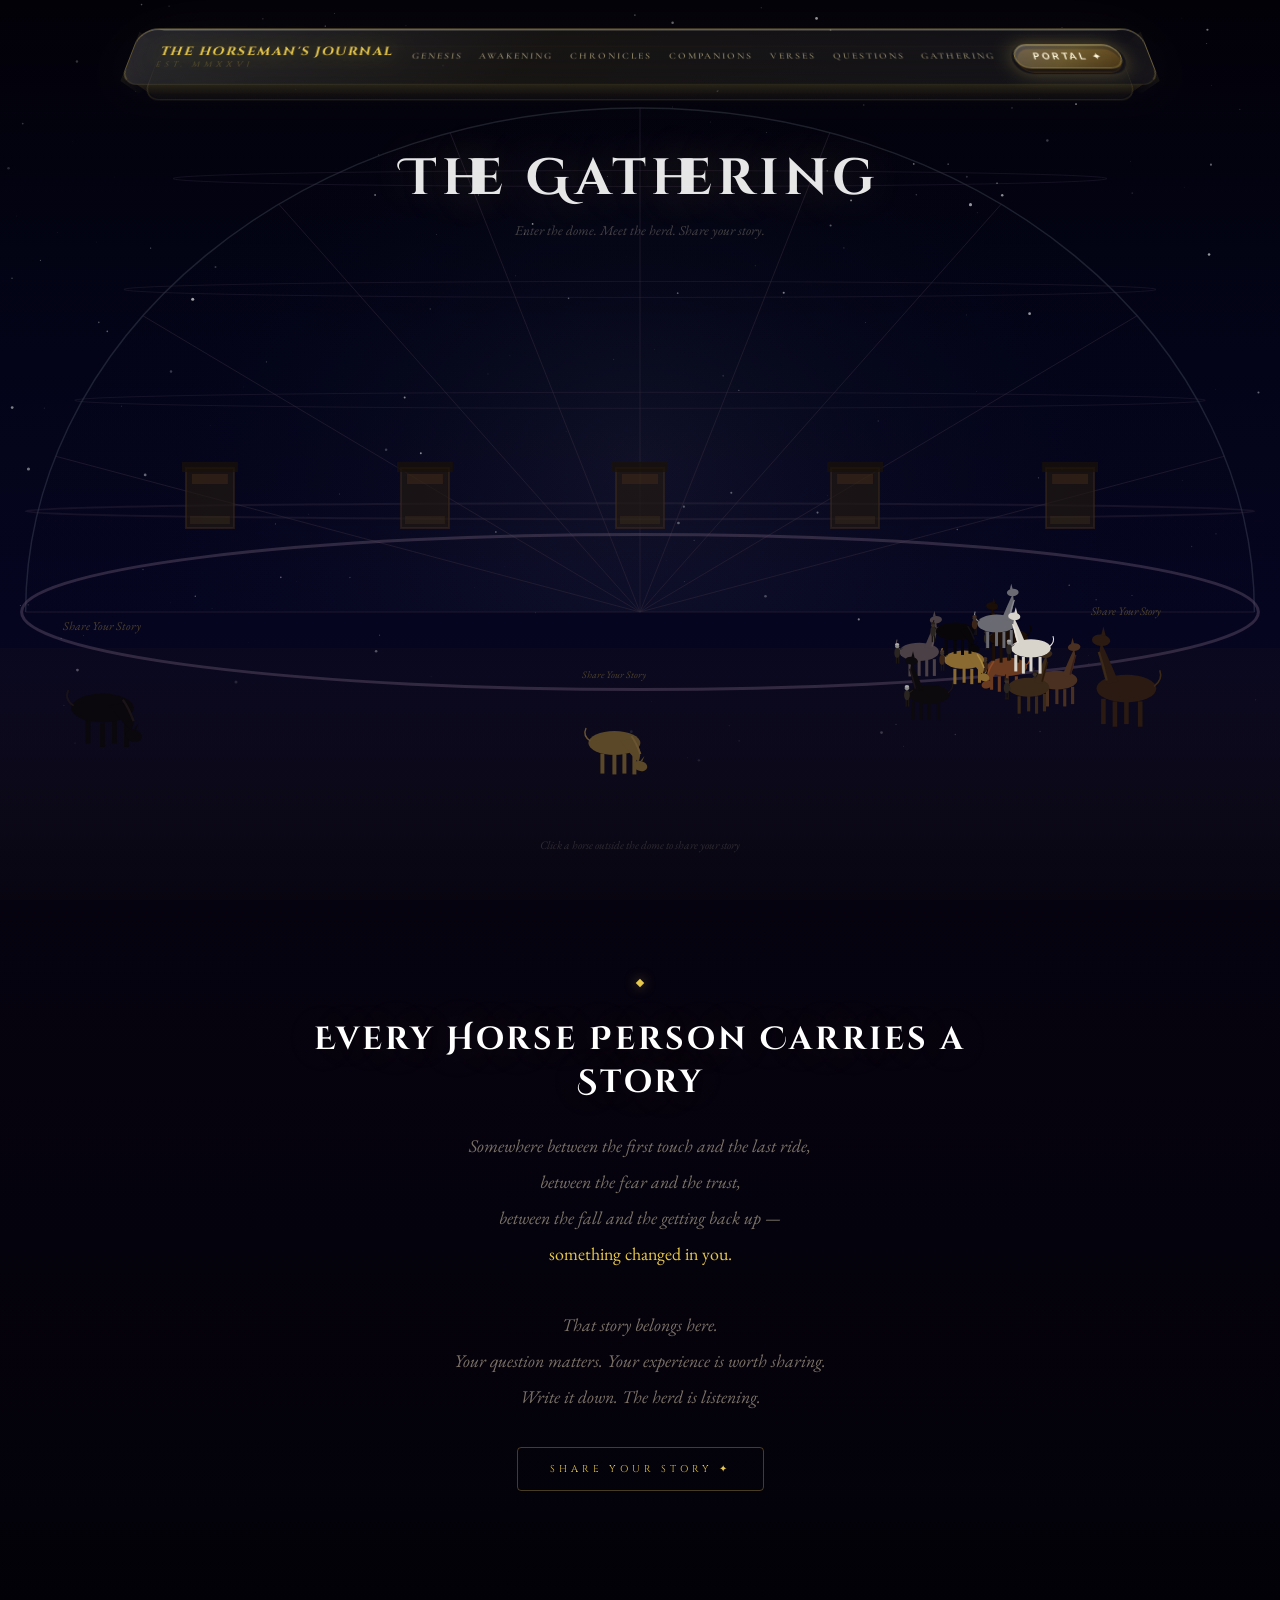
<file: gathering.html>
<!DOCTYPE html>
<html lang="en">
<head>
  <meta charset="UTF-8">
  <meta name="viewport" content="width=device-width, initial-scale=1.0">
  <title>The Gathering - The Horseman's Journal</title>
  
  <link rel="preconnect" href="https://fonts.googleapis.com">
  <link rel="preconnect" href="https://fonts.gstatic.com" crossorigin>
  <link href="https://fonts.googleapis.com/css2?family=Cinzel+Decorative:wght@400;700;900&family=Cinzel:wght@300;400;500;600;700;900&family=Raleway:wght@300;400;500;600&family=EB+Garamond:ital,wght@0,400;0,500;0,600;0,700;1,400;1,500;1,600&family=Cormorant+Garamond:ital,wght@0,300;0,400;0,500;0,600;0,700;1,300;1,400;1,500;1,600&display=swap" rel="stylesheet">
  
  <style>
    * { margin: 0; padding: 0; box-sizing: border-box; }
    body { background: #020108; color: #f0ede0; font-family: 'Cormorant Garamond', serif; overflow-x: hidden; }

    /* NAVBAR */
    .navbar-wrapper { position: fixed; top: 0; left: 0; right: 0; z-index: 200; display: flex; justify-content: center; padding: 1.5rem 2rem 0; pointer-events: none; }
    .navbar-wrapper * { pointer-events: auto; }
    .scene { perspective: 700px; perspective-origin: 50% 60%; width: 100%; max-width: 1020px; }
    .nav3d { position: relative; transform-style: preserve-3d; transform: rotateX(28deg); transition: transform .5s cubic-bezier(.23,1,.32,1); height: 64px; }
    .nav3d:hover { transform: rotateX(8deg) rotateY(2deg); }
    .face { position: absolute; border-radius: 18px; }
    .face-top { inset: 0; background: linear-gradient(135deg, rgba(255,255,255,0.12) 0%, rgba(180,160,80,0.08) 40%, rgba(255,255,255,0.04) 100%); border: 1px solid rgba(180,160,80,0.45); border-bottom-color: rgba(180,160,80,0.15); backdrop-filter: blur(18px); box-shadow: inset 0 1px 0 rgba(255,255,255,0.25), 0 0 60px rgba(160,140,60,0.06); z-index: 4; }
    .face-back { inset: 0; background: rgba(160,140,60,0.04); border: 1px solid rgba(180,160,80,0.2); transform: translateZ(-36px); z-index: 1; }
    .face-bottom-wall { left: 18px; right: 18px; bottom: -36px; height: 36px; background: linear-gradient(180deg, rgba(160,140,60,0.18) 0%, rgba(80,60,20,0.08) 60%, rgba(0,0,0,0.02) 100%); border-radius: 0 0 12px 12px; transform-origin: top center; transform: rotateX(-90deg); z-index: 2; }
    .face-top-wall { left: 18px; right: 18px; top: -5px; height: 5px; background: linear-gradient(180deg, rgba(255,255,255,0.3), rgba(180,160,80,0.2)); border-radius: 18px 18px 0 0; transform-origin: bottom center; transform: rotateX(90deg); z-index: 3; }
    .face-left-wall { top: 4px; bottom: 4px; left: -36px; width: 36px; background: linear-gradient(90deg, rgba(0,0,0,0) 0%, rgba(160,140,60,0.1) 100%); border-radius: 12px 0 0 12px; transform-origin: right center; transform: rotateY(-90deg); z-index: 2; }
    .face-right-wall { top: 4px; bottom: 4px; right: -36px; width: 36px; background: linear-gradient(270deg, rgba(0,0,0,0) 0%, rgba(160,140,60,0.1) 100%); border-radius: 0 12px 12px 0; transform-origin: left center; transform: rotateY(90deg); z-index: 2; }
    .nav-content { position: absolute; inset: 0; z-index: 10; display: flex; align-items: center; justify-content: space-between; padding: 0 1.8rem; }
    .brand { font-family: 'Cinzel', serif; font-size: .85rem; font-weight: 700; color: #E8C84A; letter-spacing: 1.5px; text-transform: uppercase; text-shadow: 0 0 24px rgba(180,160,60,0.8); text-decoration: none; }
    .brand small { display: block; font-size: .52rem; letter-spacing: 4px; color: rgba(180,160,60,0.4); font-weight: 400; }
    .links { display: flex; gap: .05rem; list-style: none; }
    .links li a { display: block; font-size: .62rem; font-weight: 600; letter-spacing: 2px; color: rgba(255,240,180,0.5); text-decoration: none; padding: 6px 8px; border-radius: 8px; transition: all .25s; white-space: nowrap; }
    .links li a:hover { color: #FFF8DC; background: rgba(255,255,255,0.07); text-shadow: 0 0 16px rgba(180,160,60,0.9); }
    .portal-scene { perspective: 300px; flex-shrink: 0; }
    .portal-btn { position: relative; transform-style: preserve-3d; transform: rotateX(22deg); transition: transform .25s; display: inline-block; border: none; background: transparent; padding: 0; cursor: pointer; }
    .portal-btn:hover { transform: rotateX(5deg) translateY(-2px); }
    .portal-top { display: block; padding: 8px 18px; background: linear-gradient(135deg, rgba(255,255,255,0.22) 0%, rgba(180,160,80,0.38) 50%, rgba(140,100,20,0.28) 100%); backdrop-filter: blur(12px); border: 1px solid rgba(180,160,80,0.7); border-radius: 100px; font-family: 'Raleway', sans-serif; font-size: .65rem; font-weight: 700; letter-spacing: 2.5px; color: #FFF8DC; position: relative; z-index: 3; box-shadow: inset 0 1px 0 rgba(255,255,255,0.35); }
    .portal-wall { position: absolute; inset: 0; background: linear-gradient(180deg, rgba(100,70,30,0.6), rgba(40,25,10,0.4)); border-radius: 100px; transform: translateZ(-14px); z-index: 2; border: 1px solid rgba(80,50,20,0.5); }
    .portal-glow { position: absolute; inset: -4px; border-radius: 100px; background: transparent; box-shadow: 0 0 20px rgba(180,160,80,0.4); transform: translateZ(-7px); z-index: 1; }

    /* DOME */
    .dome-section { position: relative; width: 100%; height: 100vh; overflow: hidden; }
    #domeCanvas { position: absolute; inset: 0; width: 100%; height: 100%; z-index: 0; }
    .dome-title-overlay { position: absolute; top: 16%; left: 50%; transform: translateX(-50%); z-index: 5; text-align: center; pointer-events: none; transition: opacity 1.8s; }
    .dome-title { font-family: 'Cinzel Decorative', serif; font-size: clamp(1.8rem, 4.5vw, 3.2rem); font-weight: 700; color: #fff; letter-spacing: 5px; text-shadow: 0 0 50px rgba(200,170,80,0.3); margin-bottom: .5rem; }
    .dome-sub { font-family: 'EB Garamond', serif; font-style: italic; font-size: .85rem; color: rgba(240,230,200,0.3); }
    .dome-hint { position: absolute; bottom: 3rem; left: 50%; transform: translateX(-50%); z-index: 5; pointer-events: none; transition: opacity 1.2s; }
    .dome-hint-text { font-family: 'EB Garamond', serif; font-style: italic; font-size: .72rem; color: rgba(240,230,200,0.22); text-align: center; }

    /* STORY FORM OVERLAY */
    .form-overlay { position: fixed; inset: 0; z-index: 500; display: flex; align-items: center; justify-content: center; opacity: 0; pointer-events: none; transition: opacity .5s; }
    .form-overlay.open { opacity: 1; pointer-events: all; }
    .form-backdrop { position: absolute; inset: 0; background: rgba(4,2,8,0.94); backdrop-filter: blur(10px); }
    .form-panel { position: relative; z-index: 2; background: linear-gradient(160deg, #120c1a 0%, #1a1230 50%, #0e0a1c 100%); border: 1px solid rgba(200,170,80,0.2); border-radius: 12px; max-width: 600px; width: 92%; padding: 2.5rem; box-shadow: 0 30px 80px rgba(0,0,0,0.7); }
    .form-close { position: absolute; top: 16px; right: 16px; width: 30px; height: 30px; border: 1px solid rgba(200,170,80,0.25); border-radius: 50%; background: rgba(0,0,0,0.4); cursor: pointer; display: flex; align-items: center; justify-content: center; transition: all .3s; }
    .form-close:hover { border-color: rgba(200,170,80,0.5); background: rgba(200,170,80,0.1); }
    .form-close::before, .form-close::after { content: ''; position: absolute; width: 12px; height: 1px; background: rgba(200,170,80,0.6); }
    .form-close::before { transform: rotate(45deg); } .form-close::after { transform: rotate(-45deg); }
    .form-title { font-family: 'Cinzel Decorative', serif; font-size: 1.3rem; color: #E8C84A; margin-bottom: 1.5rem; text-align: center; }
    .form-group { margin-bottom: 1.2rem; }
    .form-label { font-family: 'Cinzel', serif; font-size: .5rem; letter-spacing: 3px; color: rgba(200,170,80,0.5); text-transform: uppercase; display: block; margin-bottom: .4rem; }
    .form-input, .form-textarea { width: 100%; padding: 10px 14px; background: rgba(20,15,35,0.5); border: 1px solid rgba(200,170,80,0.15); border-radius: 6px; font-family: 'EB Garamond', serif; font-size: .9rem; color: rgba(240,230,200,0.8); outline: none; transition: border-color .3s; }
    .form-input:focus, .form-textarea:focus { border-color: rgba(200,170,80,0.4); }
    .form-textarea { min-height: 120px; resize: vertical; }
    .form-submit { width: 100%; padding: 12px; font-family: 'Cinzel', serif; font-size: .6rem; letter-spacing: 4px; color: #0d0804; text-transform: uppercase; background: #E8C84A; border: none; border-radius: 6px; cursor: pointer; transition: all .3s; margin-top: .5rem; }
    .form-submit:hover { background: #f0d860; box-shadow: 0 0 25px rgba(200,170,80,0.4); }
    .form-note { text-align: center; margin-top: 1rem; font-family: 'EB Garamond', serif; font-style: italic; font-size: .7rem; color: rgba(240,230,200,0.25); }

    /* COMMUNITY */
    .community { position: relative; background: linear-gradient(180deg, #060310 0%, #030108 100%); padding: 5rem 2rem 7rem; z-index: 10; }
    .community-inner { max-width: 700px; margin: 0 auto; text-align: center; }
    .comm-ornament { display: flex; align-items: center; justify-content: center; gap: 16px; margin-bottom: 2rem; }
    .comm-oln { flex: 1; max-width: 80px; height: .5px; background: linear-gradient(90deg, transparent, rgba(200,170,80,0.4)); }
    .comm-oln-r { background: linear-gradient(90deg, rgba(200,170,80,0.4), transparent); }
    .comm-gem { width: 6px; height: 6px; background: #E8C84A; transform: rotate(45deg); box-shadow: 0 0 12px rgba(200,170,80,0.6); }
    .comm-heading { font-family: 'Cinzel Decorative', serif; font-size: clamp(1.4rem, 3vw, 2rem); font-weight: 700; color: #fff; letter-spacing: 3px; text-shadow: 0 0 40px rgba(200,170,80,0.2); margin-bottom: 1.5rem; }
    .comm-message-text { font-family: 'EB Garamond', serif; font-style: italic; font-size: clamp(1rem, 1.4vw, 1.15rem); color: rgba(240,225,195,0.5); line-height: 2; margin-bottom: 2rem; }
    .comm-message-text em { color: #E8C84A; font-style: normal; }
    .share-btn { display: inline-flex; align-items: center; gap: .6rem; padding: 14px 32px; font-family: 'Cinzel', serif; font-size: .62rem; letter-spacing: 4px; color: #E8C84A; text-transform: uppercase; background: transparent; border: 1px solid rgba(200,170,80,0.35); border-radius: 4px; cursor: pointer; text-decoration: none; transition: all .4s; }
    .share-btn:hover { background: rgba(200,170,80,0.06); border-color: rgba(200,170,80,0.6); transform: translateY(-3px); box-shadow: 0 10px 30px rgba(0,0,0,0.4); }

    @media(max-width:860px){.navbar-wrapper{padding:.8rem 1rem 0}.nav3d{height:56px;transform:rotateX(15deg)}.brand{font-size:.7rem}.links li a{font-size:.5rem;padding:4px 5px;letter-spacing:1px}.portal-top{font-size:.52rem;padding:6px 10px}}
  </style>
</head>
<body>

  <!-- NAVBAR -->
  <div class="navbar-wrapper">
    <div class="scene">
      <nav class="nav3d">
        <div class="face face-back"></div>
        <div class="face face-bottom-wall"></div>
        <div class="face face-top-wall"></div>
        <div class="face face-left-wall"></div>
        <div class="face face-right-wall"></div>
        <div class="face face-top"></div>
        <div class="nav-content">
          <a href="index.html" class="brand">The Horseman's Journal<small>EST. MMXXVI</small></a>
          <ul class="links">
            <li><a href="genesis.html">GENESIS</a></li>
            <li><a href="awakening.html">AWAKENING</a></li>
            <li><a href="chronicles.html">CHRONICLES</a></li>
            <li><a href="companions.html">COMPANIONS</a></li>
            <li><a href="essays.html">VERSES</a></li>
            <li><a href="questions.html">QUESTIONS</a></li>
            <li><a href="gathering.html">GATHERING</a></li>
          </ul>
          <div class="portal-scene">
            <button class="portal-btn"><span class="portal-glow"></span><span class="portal-wall"></span><span class="portal-top">PORTAL ✦</span></button>
          </div>
        </div>
      </nav>
    </div>
  </div>

  <!-- DOME -->
  <section class="dome-section" id="domeSection">
    <canvas id="domeCanvas"></canvas>
    <div class="dome-title-overlay" id="domeTitleOverlay">
      <h1 class="dome-title">The Gathering</h1>
      <p class="dome-sub">Enter the dome. Meet the herd. Share your story.</p>
    </div>
    <div class="dome-hint" id="domeHint">
      <p class="dome-hint-text">Click a horse outside the dome to share your story</p>
    </div>
  </section>

  <!-- STORY FORM -->
  <div class="form-overlay" id="formOverlay">
    <div class="form-backdrop" id="formBackdrop"></div>
    <div class="form-panel">
      <button class="form-close" id="formClose"></button>
      <h2 class="form-title">Share Your Story</h2>
      <div class="form-group">
        <label class="form-label">Your Name</label>
        <input type="text" class="form-input" id="formName" placeholder="What should we call you?">
      </div>
      <div class="form-group">
        <label class="form-label">Your Horse's Name (optional)</label>
        <input type="text" class="form-input" id="formHorse" placeholder="Who taught you?">
      </div>
      <div class="form-group">
        <label class="form-label">Your Story, Question, or Review</label>
        <textarea class="form-textarea" id="formStory" placeholder="Tell us about your experience, ask a question, or share what horses have taught you..."></textarea>
      </div>
      <div class="form-group">
        <label class="form-label">Photo Link (optional — Instagram, Google Photos, etc.)</label>
        <input type="text" class="form-input" id="formPhoto" placeholder="Paste a link to your photo">
      </div>
      <button class="form-submit" id="formSubmit">Send Your Story ✦</button>
      <p class="form-note">Your story will be sent to the horseman. Approved stories appear here.</p>
    </div>
  </div>

  <!-- COMMUNITY -->
  <section class="community" id="communitySection">
    <div class="community-inner">
      <div class="comm-ornament"><div class="comm-oln"></div><div class="comm-gem"></div><div class="comm-oln comm-oln-r"></div></div>
      <h2 class="comm-heading">Every Horse Person Carries a Story</h2>
      <p class="comm-message-text">
        Somewhere between the first touch and the last ride,<br>
        between the fear and the trust,<br>
        between the fall and the getting back up —<br>
        <em>something changed in you.</em><br><br>
        That story belongs here.<br>
        Your question matters. Your experience is worth sharing.<br>
        Write it down. The herd is listening.
      </p>
      <button class="share-btn" id="shareBtn">Share Your Story ✦</button>
    </div>
  </section>

  <script>
    // ═══════════════════════════════════════════════
    // DOME CANVAS
    // ═══════════════════════════════════════════════
    const canvas = document.getElementById('domeCanvas');
    const ctx = canvas.getContext('2d');
    let W, H, mx = 0.5, my = 0.5, t = 0;
    function resize() { W = canvas.width = canvas.offsetWidth; H = canvas.height = canvas.offsetHeight; }
    resize(); addEventListener('resize', resize);
    document.getElementById('domeSection').addEventListener('mousemove', e => { mx = e.clientX / W; my = e.clientY / H; });

    const stars = Array.from({length: 200}, () => ({ x: Math.random(), y: Math.random() * 0.85, r: Math.random() * 1.4 + 0.2, sp: Math.random() * 0.015 + 0.004, off: Math.random() * Math.PI * 2, ba: Math.random() * 0.5 + 0.15 }));
    const dcx = () => W * 0.5, dcy = () => H * 0.68, drw = () => W * 0.48, drh = () => H * 0.56;

    function drawSky() {
      const g = ctx.createLinearGradient(0, 0, 0, H);
      g.addColorStop(0, '#020108'); g.addColorStop(0.4, '#030418'); g.addColorStop(0.7, '#060520'); g.addColorStop(1, '#0a081e');
      ctx.fillStyle = g; ctx.fillRect(0, 0, W, H);
      stars.forEach(s => { const tw = Math.sin(t * s.sp + s.off) * 0.3 + 0.7; ctx.fillStyle = 'rgba(255,255,255,' + (s.ba * tw) + ')'; ctx.beginPath(); ctx.arc(s.x * W, s.y * H, s.r * tw, 0, Math.PI * 2); ctx.fill(); });
    }

    function drawGround() {
      const g = ctx.createLinearGradient(0, H * 0.72, 0, H);
      g.addColorStop(0, 'rgba(20,15,30,0.3)'); g.addColorStop(1, 'rgba(8,5,15,0.85)');
      ctx.fillStyle = g; ctx.fillRect(0, H * 0.72, W, H * 0.28);
    }

    function drawDome() {
      const cx = dcx(), cy = dcy(), rw = drw(), rh = drh(), tilt = (mx - 0.5) * 10;
      ctx.save(); ctx.translate(cx, cy); ctx.rotate(tilt * Math.PI / 180);
      const glass = ctx.createRadialGradient(0, -rh * 0.3, 0, 0, 0, rh);
      glass.addColorStop(0, 'rgba(200,220,240,0.06)'); glass.addColorStop(0.5, 'rgba(150,180,210,0.025)'); glass.addColorStop(1, 'rgba(60,80,120,0.005)');
      ctx.fillStyle = glass; ctx.beginPath(); ctx.ellipse(0, 0, rw, rh, 0, Math.PI, 0); ctx.closePath(); ctx.fill();
      ctx.strokeStyle = 'rgba(220,240,255,0.12)'; ctx.lineWidth = 1.5; ctx.beginPath(); ctx.ellipse(0, 0, rw, rh, 0, Math.PI, 0); ctx.stroke();
      for (let i = 0; i < 11; i++) { const a = (i / 10) * Math.PI; ctx.strokeStyle = 'rgba(50,42,60,0.5)'; ctx.lineWidth = 1; ctx.beginPath(); ctx.moveTo(0, 0); ctx.lineTo(Math.cos(a) * rw, -Math.sin(a) * rh); ctx.stroke(); }
      for (let r = 0; r < 4; r++) { ctx.strokeStyle = 'rgba(60,50,75,0.3)'; ctx.lineWidth = r === 0 ? 2 : 1; ctx.beginPath(); ctx.ellipse(0, -rh * (0.2 + r * 0.22), rw * (1 - r * 0.08), 8, 0, 0, Math.PI * 2); ctx.stroke(); }
      ctx.strokeStyle = 'rgba(90,75,100,0.5)'; ctx.lineWidth = 3; ctx.beginPath(); ctx.ellipse(0, 0, rw + 4, rh * 0.15 + 2, 0, 0, Math.PI * 2); ctx.stroke();
      ctx.restore();
    }

    function drawStables() {
      const cx = dcx(), cy = dcy(), rw = drw();
      for (let s = 0; s < 5; s++) {
        const sx = cx - rw * 0.7 + s * rw * 0.35, sy = cy - drh() * 0.25;
        ctx.fillStyle = 'rgba(35,25,16,0.65)'; ctx.fillRect(sx - 24, sy - 18, 48, 60);
        ctx.strokeStyle = 'rgba(60,42,28,0.55)'; ctx.lineWidth = 2; ctx.strokeRect(sx - 24, sy - 18, 48, 60);
        ctx.fillStyle = 'rgba(70,45,25,0.45)'; ctx.fillRect(sx - 18, sy - 12, 36, 10);
        ctx.fillStyle = 'rgba(25,16,8,0.75)'; ctx.fillRect(sx - 28, sy - 24, 56, 10);
        ctx.fillStyle = 'rgba(80,60,35,0.25)'; ctx.fillRect(sx - 20, sy + 30, 40, 8);
      }
    }

    function drawHorse(hx, hy, sc, coat, mane, pose, flip) {
      ctx.save(); ctx.translate(hx, hy); if (flip) ctx.scale(-sc, sc); else ctx.scale(sc, sc);
      const br = Math.sin(t * 0.018 + hx * 0.01) * 1.5;
      if (pose === 'standing') {
        ctx.fillStyle = coat; [-14, -2, 8, 18].forEach((lx, i) => ctx.fillRect(lx, 14 + (i%2?br:-br), 4, 22));
        ctx.beginPath(); ctx.ellipse(0, 4, 26, 12, 0, 0, Math.PI*2); ctx.fill();
        ctx.beginPath(); ctx.moveTo(17, 0); ctx.quadraticCurveTo(26, -24, 22, -36); ctx.quadraticCurveTo(16, -24, 7, -2); ctx.closePath(); ctx.fill();
        ctx.beginPath(); ctx.ellipse(22, -38, 8, 5, -0.1, 0, Math.PI*2); ctx.fill();
        ctx.beginPath(); ctx.moveTo(22, -42); ctx.lineTo(20, -50); ctx.lineTo(18, -42); ctx.fill();
        ctx.beginPath(); ctx.moveTo(24, -42); ctx.lineTo(26, -50); ctx.lineTo(24, -42); ctx.fill();
        ctx.strokeStyle = mane; ctx.lineWidth = 2; ctx.beginPath(); ctx.moveTo(17, -3); ctx.quadraticCurveTo(20, -16, 24, -28); ctx.stroke();
        const ts = Math.sin(t * 0.022) * 2; ctx.strokeStyle = mane; ctx.lineWidth = 1.4; ctx.beginPath(); ctx.moveTo(-24, 2); ctx.quadraticCurveTo(-32, -4, -30+ts, -12); ctx.stroke();
      } else if (pose === 'grazing') {
        ctx.fillStyle = coat; [-14, -2, 8, 18].forEach((lx, i) => ctx.fillRect(lx, 16 + (i%2?br:-br), 4, 20));
        ctx.beginPath(); ctx.ellipse(0, 5, 26, 12, 0, 0, Math.PI*2); ctx.fill();
        ctx.beginPath(); ctx.moveTo(17, 1); ctx.quadraticCurveTo(30, 10, 24, 24); ctx.quadraticCurveTo(17, 18, 6, 3); ctx.closePath(); ctx.fill();
        ctx.beginPath(); ctx.ellipse(26, 28, 7, 5, 0.25, 0, Math.PI*2); ctx.fill();
        ctx.beginPath(); ctx.moveTo(28, 23); ctx.lineTo(30, 18); ctx.lineTo(26, 23); ctx.fill();
        ctx.strokeStyle = mane; ctx.lineWidth = 2; ctx.beginPath(); ctx.moveTo(17, -2); ctx.quadraticCurveTo(22, 5, 26, 16); ctx.stroke();
        const ts = Math.sin(t * 0.024) * 3; ctx.strokeStyle = mane; ctx.lineWidth = 1.4; ctx.beginPath(); ctx.moveTo(-24, 3); ctx.quadraticCurveTo(-32, -2, -30+ts, -10); ctx.stroke();
      }
      ctx.restore();
    }

    function drawHuman(hx, hy, sc, pose) {
      ctx.save(); ctx.translate(hx, hy); ctx.scale(sc, sc);
      ctx.fillStyle = '#1a1512'; ctx.fillRect(-3, 10, 3, 16); ctx.fillRect(2, 10, 3, 16);
      ctx.fillStyle = pose === 'child' ? '#3a2518' : '#2a2520'; ctx.beginPath(); ctx.ellipse(0, 2, 6, 11, 0, 0, Math.PI*2); ctx.fill();
      ctx.fillStyle = pose === 'elder' ? '#888' : '#3a3028'; ctx.beginPath(); ctx.arc(0, -12, 4.5, 0, Math.PI*2); ctx.fill();
      ctx.fillStyle = pose === 'elder' ? '#aaa' : pose === 'child' ? '#4a3020' : '#2a2018'; ctx.beginPath(); ctx.arc(0, -14, 5, Math.PI, Math.PI*2); ctx.fill();
      ctx.strokeStyle = '#2a2520'; ctx.lineWidth = 1.8; ctx.beginPath(); ctx.moveTo(5, -3); ctx.lineTo(pose === 'kneeling' ? 8 : 12, pose === 'kneeling' ? 5 : -8); ctx.stroke();
      if (pose === 'kneeling') { ctx.fillStyle = '#1a1512'; ctx.fillRect(-4, 22, 8, 4); }
      ctx.restore();
    }

    const characters = [
      { px:0.20, py:0.54, hcoat:'#4a4045', hmane:'#5a5055', hpose:'standing', hflip:false, hp:'elder' },
      { px:0.33, py:0.58, hcoat:'#6a3a20', hmane:'#8a4a28', hpose:'grazing', hflip:true, hp:'child' },
      { px:0.46, py:0.62, hcoat:'#4a3020', hmane:'#3a2018', hpose:'standing', hflip:false, hp:'kneeling' },
      { px:0.60, py:0.50, hcoat:'#1a0e06', hmane:'#0a0604', hpose:'standing', hflip:true, hp:'standing' },
      { px:0.74, py:0.56, hcoat:'#8a6a30', hmane:'#aa8a40', hpose:'grazing', hflip:false, hp:'child' },
      { px:0.18, py:0.66, hcoat:'#0d0a0e', hmane:'#1a1418', hpose:'standing', hflip:true, hp:'elder' },
      { px:0.40, py:0.46, hcoat:'#6a6a72', hmane:'#8a8a92', hpose:'standing', hflip:false, hp:'child' },
      { px:0.66, py:0.64, hcoat:'#3a2818', hmane:'#2a1808', hpose:'standing', hflip:false, hp:'kneeling' },
      { px:0.50, py:0.53, hcoat:'#d8d4cc', hmane:'#e8e4dc', hpose:'standing', hflip:true, hp:'elder' },
      { px:0.28, py:0.48, hcoat:'#080608', hmane:'#141018', hpose:'grazing', hflip:false, hp:'standing' },
    ];

    const outsideHorses = [
      { x:0.08, y:0.78, s:1.2, coat:'#0a080c', mane:'#1a1418', pose:'grazing', flip:false, label:'Share Your Story' },
      { x:0.88, y:0.76, s:1.15, coat:'#2a1a12', mane:'#3a2818', pose:'standing', flip:true, label:'Share Your Story' },
      { x:0.48, y:0.82, s:1.0, coat:'#5a4828', mane:'#6a5530', pose:'grazing', flip:false, label:'Share Your Story' },
    ];

    // Store screen positions for click detection
    let outsideClickZones = [];

    function drawAll() {
      const cx = dcx(), cy = dcy(), rw = drw(), rh = drh();
      characters.forEach(ch => {
        const angle = (ch.px - 0.5) * Math.PI * 0.85;
        const depth = 0.4 + ch.py * 0.6;
        const hx = cx + Math.cos(angle) * rw * depth * 0.85;
        const hy = cy + rh * (ch.py - 0.45) * 0.7;
        const sc = 0.4 + depth * 0.5;
        drawHorse(hx + 16, hy + 5, sc, ch.hcoat, ch.hmane, ch.hpose, ch.hflip);
        drawHuman(hx - 6, hy + 8, sc * 0.6, ch.hp);
      });
    }

    function drawOutside() {
      outsideClickZones = [];
      outsideHorses.forEach(oh => {
        const hx = oh.x * W + (mx - 0.5) * 35;
        const hy = oh.y * H + (my - 0.5) * 15;
        drawHorse(hx, hy, oh.s, oh.coat, oh.mane, oh.pose, oh.flip);
        // Store click zone
        const sc = oh.s;
        outsideClickZones.push({ x: hx, y: hy - 20, r: 55 * sc });
        // Draw subtle label above horse
        const alpha = 0.25 + Math.sin(t * 0.03) * 0.08;
        ctx.fillStyle = 'rgba(232,200,74,' + alpha + ')';
        ctx.font = 'italic ' + (10 * oh.s) + 'px "EB Garamond", serif';
        ctx.textAlign = 'center';
        ctx.fillText(oh.label, hx, hy - 60 * oh.s);
      });
    }

    function render() {
      ctx.clearRect(0, 0, W, H);
      drawSky();
      drawGround();
      drawDome();
      drawStables();
      drawAll();
      drawOutside();
    }

    // Canvas click detection
    canvas.addEventListener('click', (e) => {
      const rect = canvas.getBoundingClientRect();
      const cx = e.clientX - rect.left, cy = e.clientY - rect.top;
      for (let i = 0; i < outsideClickZones.length; i++) {
        const z = outsideClickZones[i];
        const dx = cx - z.x, dy = cy - z.y;
        if (Math.sqrt(dx*dx + dy*dy) < z.r) {
          openForm();
          return;
        }
      }
    });

    // Canvas hover detection
    canvas.addEventListener('mousemove', (e) => {
      const rect = canvas.getBoundingClientRect();
      const cx = e.clientX - rect.left, cy = e.clientY - rect.top;
      let hovering = false;
      for (let i = 0; i < outsideClickZones.length; i++) {
        const z = outsideClickZones[i];
        if (Math.sqrt((cx-z.x)*(cx-z.x) + (cy-z.y)*(cy-z.y)) < z.r) { hovering = true; break; }
      }
      canvas.style.cursor = hovering ? 'pointer' : 'default';
    });

    // ═══════════════════════════════════════════════
    // STORY FORM
    // ═══════════════════════════════════════════════
    const formOverlay = document.getElementById('formOverlay');
    function openForm() { formOverlay.classList.add('open'); document.body.style.overflow = 'hidden'; }
    function closeForm() { formOverlay.classList.remove('open'); document.body.style.overflow = ''; }
    document.getElementById('formClose').addEventListener('click', closeForm);
    document.getElementById('formBackdrop').addEventListener('click', closeForm);
    document.getElementById('shareBtn').addEventListener('click', openForm);

    document.getElementById('formSubmit').addEventListener('click', () => {
      const name = document.getElementById('formName').value.trim();
      const horse = document.getElementById('formHorse').value.trim();
      const story = document.getElementById('formStory').value.trim();
      const photo = document.getElementById('formPhoto').value.trim();
      if (!name || !story) { alert('Please enter your name and story at minimum.'); return; }
      
      // Build WhatsApp message
      let msg = '📖 *New Story from The Gathering*%0A%0A';
      msg += '*Name:* ' + name + '%0A';
      if (horse) msg += '*Horse:* ' + horse + '%0A';
      msg += '*Story:* ' + story + '%0A';
      if (photo) msg += '*Photo:* ' + photo + '%0A';
      
      // Replace with your WhatsApp number (with country code, no + sign needed in the URL)
      const waNumber = '91XXXXXXXXXX'; // <-- CHANGE THIS TO YOUR WHATSAPP NUMBER
      const waURL = 'https://wa.me/' + waNumber + '?text=' + msg;
      
      // Also build mailto fallback
      const emailSubject = 'New Story: ' + name;
      let emailBody = 'Name: ' + name + '\n';
      if (horse) emailBody += 'Horse: ' + horse + '\n';
      emailBody += 'Story: ' + story + '\n';
      if (photo) emailBody += 'Photo: ' + photo + '\n';
      const mailURL = 'mailto:praveen@thehorsemansjournal.com?subject=' + encodeURIComponent(emailSubject) + '&body=' + encodeURIComponent(emailBody);
      
      // Try WhatsApp first, fallback to email
      window.open(waURL, '_blank');
      
      // Clear form
      document.getElementById('formName').value = '';
      document.getElementById('formHorse').value = '';
      document.getElementById('formStory').value = '';
      document.getElementById('formPhoto').value = '';
      closeForm();
    });

    const titleOverlay = document.getElementById('domeTitleOverlay');
    const hintEl = document.getElementById('domeHint');
    let lastMove = 0;
    addEventListener('mousemove', () => { lastMove = t; });
    function animate() {
      t++; render();
      const idle = t - lastMove > 200;
      titleOverlay.style.opacity = idle ? '0.3' : '0.9';
      hintEl.style.opacity = idle ? '0' : '0.7';
      requestAnimationFrame(animate);
    }
    animate();
    addEventListener('resize', () => { resize(); });
  </script>
</body>
</html>
</file>
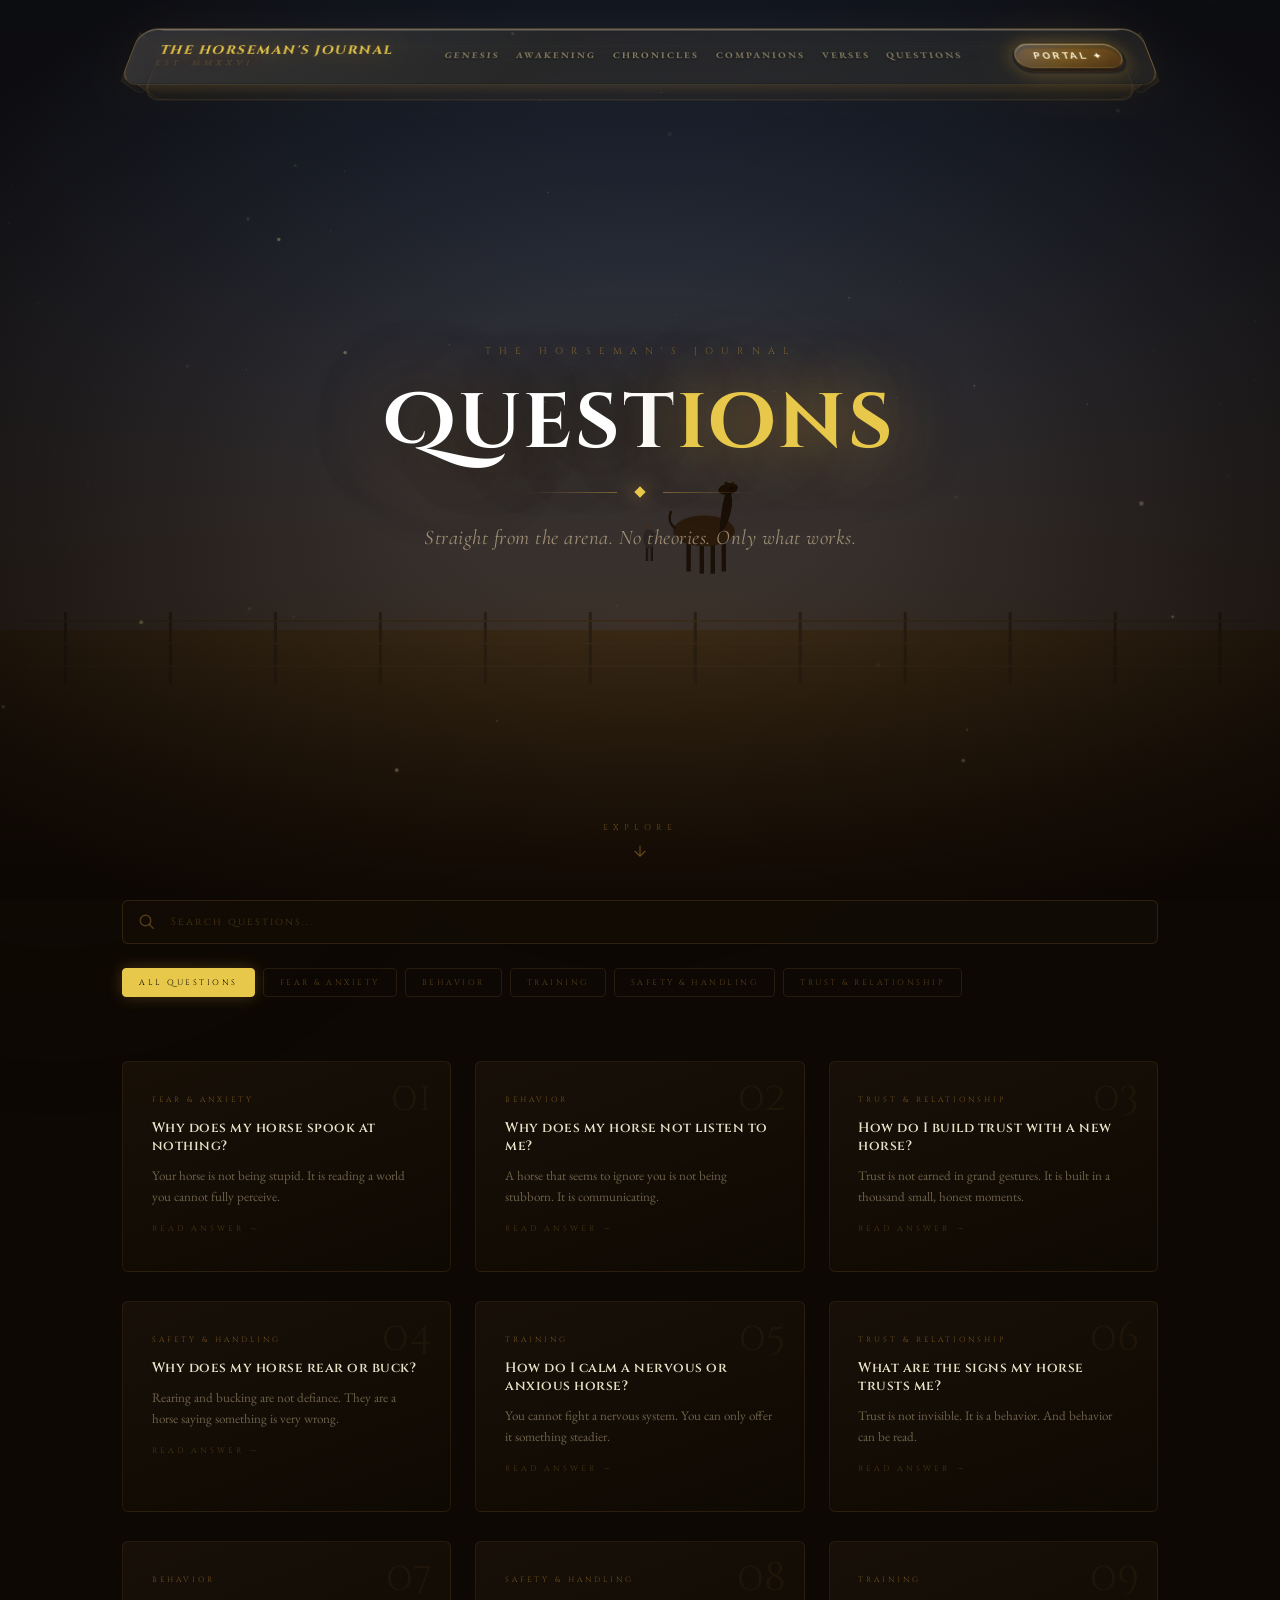
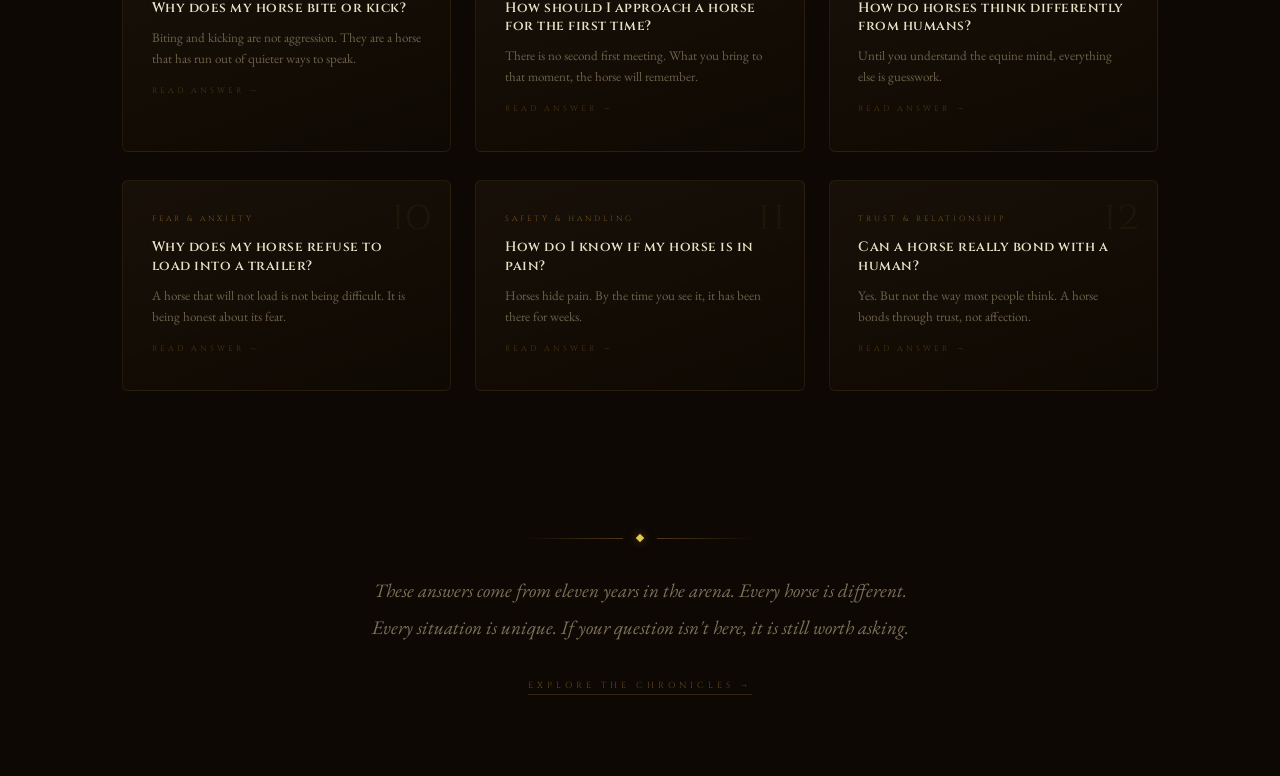
<file: Question.html>
<!DOCTYPE html>
<html lang="en">
<head>
  <meta charset="UTF-8">
  <meta name="viewport" content="width=device-width, initial-scale=1.0">
  <title>Questions - The Horseman's Journal</title>
  
  <link rel="preconnect" href="https://fonts.googleapis.com">
  <link rel="preconnect" href="https://fonts.gstatic.com" crossorigin>
  <link href="https://fonts.googleapis.com/css2?family=Cinzel+Decorative:wght@400;700;900&family=Cinzel:wght@300;400;500;600;700;900&family=Raleway:wght@300;400;500;600&family=EB+Garamond:ital,wght@0,400;0,500;0,600;0,700;1,400;1,500;1,600&family=Cormorant+Garamond:ital,wght@0,300;0,400;0,500;0,600;0,700;1,300;1,400;1,500;1,600&display=swap" rel="stylesheet">
  
  <style>
    * { margin: 0; padding: 0; box-sizing: border-box; }
    html { scroll-behavior: smooth; }

    body {
      background: #0d0804;
      color: rgba(235, 225, 200, 0.85);
      font-family: 'EB Garamond', serif;
      overflow-x: hidden;
      line-height: 1.6;
    }

    /* ORBS */
    .orb {
      position: fixed;
      border-radius: 50%;
      filter: blur(130px);
      pointer-events: none;
      z-index: 0;
    }
    .orb1 {
      width: 55vw; height: 55vw;
      top: -12vh; right: -12vw;
      background: radial-gradient(circle, rgba(200, 150, 60, 0.09), transparent);
    }
    .orb2 {
      width: 45vw; height: 45vw;
      bottom: -8vh; left: -18vw;
      background: radial-gradient(circle, rgba(180, 120, 40, 0.05), transparent);
    }
    .orb3 {
      width: 35vw; height: 35vw;
      top: 45vh; left: 32vw;
      background: radial-gradient(circle, rgba(160, 100, 30, 0.035), transparent);
    }

    /* ═══════════════════════════════════════════════
       NAVBAR — BRONZE EARTH TINT
    ═══════════════════════════════════════════════ */
    .navbar-wrapper {
      position: fixed;
      top: 0; left: 0; right: 0;
      z-index: 200;
      display: flex;
      justify-content: center;
      padding: 1.5rem 2rem 0;
      pointer-events: none;
    }
    .navbar-wrapper * { pointer-events: auto; }
    .scene {
      perspective: 700px;
      perspective-origin: 50% 60%;
      width: 100%;
      max-width: 1020px;
    }
    .nav3d {
      position: relative;
      transform-style: preserve-3d;
      transform: rotateX(28deg) rotateY(0deg);
      transition: transform .5s cubic-bezier(.23,1,.32,1);
      height: 64px;
    }
    .nav3d:hover { transform: rotateX(8deg) rotateY(2deg); }
    .face { position: absolute; border-radius: 18px; }
    .face-top {
      inset: 0;
      background: linear-gradient(135deg, rgba(255,255,255,0.12) 0%, rgba(180,140,60,0.08) 40%, rgba(255,255,255,0.04) 100%);
      border: 1px solid rgba(180,140,60,0.45);
      border-bottom-color: rgba(180,140,60,0.15);
      backdrop-filter: blur(18px);
      -webkit-backdrop-filter: blur(18px);
      box-shadow: inset 0 1px 0 rgba(255,255,255,0.25), inset 0 -1px 0 rgba(0,0,0,0.2), 0 0 60px rgba(180,140,50,0.06);
      z-index: 4;
    }
    .face-back {
      inset: 0;
      background: rgba(160,120,40,0.04);
      border: 1px solid rgba(180,140,60,0.2);
      transform: translateZ(-36px);
      z-index: 1;
    }
    .face-bottom-wall {
      left: 18px; right: 18px; bottom: -36px; height: 36px;
      background: linear-gradient(180deg, rgba(160,120,50,0.18) 0%, rgba(70,40,0,0.08) 60%, rgba(0,0,0,0.02) 100%);
      border-left: 1px solid rgba(180,140,60,0.15);
      border-right: 1px solid rgba(180,140,60,0.15);
      border-bottom: 1px solid rgba(180,140,60,0.1);
      border-radius: 0 0 12px 12px;
      transform-origin: top center; transform: rotateX(-90deg); z-index: 2;
    }
    .face-top-wall {
      left: 18px; right: 18px; top: -5px; height: 5px;
      background: linear-gradient(180deg, rgba(255,255,255,0.3), rgba(180,140,60,0.2));
      border-radius: 18px 18px 0 0;
      transform-origin: bottom center; transform: rotateX(90deg); z-index: 3;
    }
    .face-left-wall {
      top: 4px; bottom: 4px; left: -36px; width: 36px;
      background: linear-gradient(90deg, rgba(0,0,0,0) 0%, rgba(160,120,50,0.1) 100%);
      border: 1px solid rgba(180,140,60,0.1);
      border-radius: 12px 0 0 12px;
      transform-origin: right center; transform: rotateY(-90deg); z-index: 2;
    }
    .face-right-wall {
      top: 4px; bottom: 4px; right: -36px; width: 36px;
      background: linear-gradient(270deg, rgba(0,0,0,0) 0%, rgba(160,120,50,0.1) 100%);
      border: 1px solid rgba(180,140,60,0.1);
      border-radius: 0 12px 12px 0;
      transform-origin: left center; transform: rotateY(90deg); z-index: 2;
    }
    .nav-content {
      position: absolute; inset: 0; z-index: 10;
      display: flex; align-items: center; justify-content: space-between;
      padding: 0 1.8rem; transform: translateZ(1px);
    }
    .brand {
      font-family: 'Cinzel', serif;
      font-size: .85rem; font-weight: 700;
      color: #E8C84A;
      letter-spacing: 1.5px; text-transform: uppercase; line-height: 1.25;
      text-shadow: 0 0 24px rgba(180,140,50,0.8), 0 0 60px rgba(180,140,50,0.3);
      flex-shrink: 0; text-decoration: none;
    }
    .brand small {
      display: block; font-size: .52rem; letter-spacing: 4px;
      color: rgba(180,140,50,0.4); font-weight: 400; margin-top: 1px;
    }
    .links { display: flex; gap: .05rem; list-style: none; }
    .links li a {
      display: block; font-size: .62rem; font-weight: 600; letter-spacing: 2px;
      color: rgba(255,240,180,0.5); text-decoration: none;
      padding: 6px 8px; border-radius: 8px; transition: all .25s;
      text-shadow: 0 1px 3px rgba(0,0,0,0.8); position: relative; white-space: nowrap;
    }
    .links li a:hover {
      color: #FFF8DC; background: rgba(255,255,255,0.07);
      text-shadow: 0 0 16px rgba(180,140,50,0.9), 0 0 40px rgba(180,140,50,0.4);
    }
    .portal-scene { perspective: 300px; flex-shrink: 0; }
    .portal-btn {
      position: relative; transform-style: preserve-3d;
      transform: rotateX(22deg); transition: transform .25s;
      display: inline-block; border: none; background: transparent; padding: 0; cursor: pointer;
    }
    .portal-btn:hover { transform: rotateX(5deg) translateY(-2px); }
    .portal-btn:active { transform: rotateX(30deg) translateY(2px); }
    .portal-top {
      display: block; padding: 8px 18px;
      background: linear-gradient(135deg, rgba(255,255,255,0.22) 0%, rgba(180,140,50,0.38) 50%, rgba(140,90,20,0.28) 100%);
      backdrop-filter: blur(12px);
      border: 1px solid rgba(180,140,50,0.7);
      border-bottom-color: rgba(180,140,50,0.2);
      border-radius: 100px;
      font-family: 'Raleway', sans-serif;
      font-size: .65rem; font-weight: 700; letter-spacing: 2.5px;
      color: #FFF8DC; text-shadow: 0 0 12px rgba(180,140,50,0.9);
      position: relative; z-index: 3; white-space: nowrap;
      box-shadow: inset 0 1px 0 rgba(255,255,255,0.35);
    }
    .portal-wall {
      position: absolute; inset: 0;
      background: linear-gradient(180deg, rgba(100,60,20,0.6), rgba(40,20,5,0.4));
      border-radius: 100px; transform: translateZ(-14px); z-index: 2;
      border: 1px solid rgba(80,40,10,0.5);
    }
    .portal-glow {
      position: absolute; inset: -4px; border-radius: 100px; background: transparent;
      box-shadow: 0 0 20px rgba(180,140,50,0.4), 0 0 60px rgba(180,140,50,0.15);
      transform: translateZ(-7px); z-index: 1;
    }

    /* ═══════════════════════════════════════════════
       HERO — THE ARENA
    ═══════════════════════════════════════════════ */
    .questions-hero {
      position: relative;
      width: 100%;
      height: 100vh;
      min-height: 650px;
      overflow: hidden;
      display: flex;
      align-items: center;
      justify-content: center;
    }
    .hero-canvas {
      position: absolute; inset: 0;
      width: 100%; height: 100%; z-index: 0;
    }
    .hero-overlay {
      position: absolute; inset: 0;
      background: radial-gradient(ellipse at 50% 50%, transparent 25%, rgba(8,4,2,0.75) 90%);
      z-index: 1; pointer-events: none;
    }
    .hero-content {
      position: relative; z-index: 10;
      text-align: center; max-width: 900px; padding: 0 2rem;
      animation: heroFloat 6s ease-in-out infinite;
      transition: opacity .6s ease;
    }
    @keyframes heroFloat {
      0%, 100% { transform: translateY(0); }
      50% { transform: translateY(-8px); }
    }
    .hero-eyebrow {
      font-family: 'Cinzel', serif;
      font-size: .6rem; letter-spacing: 8px;
      color: rgba(200, 150, 60, 0.5);
      text-transform: uppercase; display: block; margin-bottom: 1.5rem;
      transition: color .8s ease;
    }
    .hero-title {
      font-family: 'Cinzel Decorative', serif;
      font-size: clamp(2.5rem, 6vw, 5.2rem);
      font-weight: 700; color: #ffffff;
      letter-spacing: 3px; line-height: 1.05; margin-bottom: 1.5rem;
      text-shadow: 0 0 80px rgba(180, 130, 40, 0.35), 0 0 160px rgba(160, 110, 30, 0.2), 0 4px 60px rgba(0,0,0,0.6);
      transition: text-shadow .8s ease, color .8s ease;
    }
    .hero-title .gold {
      color: #E8C84A;
      text-shadow: 0 0 60px rgba(180, 130, 40, 0.7), 0 0 120px rgba(180, 130, 40, 0.3);
      transition: text-shadow .8s ease;
    }
    .hero-divider {
      display: flex; align-items: center; justify-content: center;
      gap: 1.2rem; margin-bottom: 1.5rem;
    }
    .hero-dline {
      width: 90px; height: 1px;
      background: linear-gradient(90deg, transparent, rgba(200, 150, 60, 0.5));
    }
    .hero-dline.r { background: linear-gradient(90deg, rgba(200, 150, 60, 0.5), transparent); }
    .hero-dgem {
      width: 8px; height: 8px; background: #E8C84A;
      transform: rotate(45deg); box-shadow: 0 0 18px rgba(200, 150, 60, 0.9);
      transition: box-shadow .8s ease;
    }
    .hero-tagline {
      font-family: 'Cormorant Garamond', serif;
      font-style: italic;
      font-size: clamp(1rem, 2vw, 1.3rem);
      color: rgba(225, 205, 165, 0.6);
      letter-spacing: .5px; max-width: 600px; margin: 0 auto; line-height: 1.7;
      transition: color .8s ease;
    }
    .hero-scroll {
      position: absolute; bottom: 40px; left: 50%; transform: translateX(-50%);
      z-index: 10; display: flex; flex-direction: column; align-items: center; gap: 8px;
      animation: fadeUpDown 2.5s ease-in-out infinite;
    }
    .hero-scroll span {
      font-family: 'Cinzel', serif; font-size: .52rem; letter-spacing: 5px;
      color: rgba(200, 150, 60, 0.45); text-transform: uppercase;
    }
    .hero-scroll svg { width: 18px; stroke: rgba(200, 150, 60, 0.45); }
    @keyframes fadeUpDown {
      0%, 100% { transform: translateX(-50%) translateY(0); opacity: 0.3; }
      50% { transform: translateX(-50%) translateY(8px); opacity: 0.75; }
    }

    /* ═══════════════════════════════════════════════
       SEARCH & FILTER CONTROLS
    ═══════════════════════════════════════════════ */
    .faq-controls {
      max-width: 1100px;
      margin: 0 auto 2rem;
      padding: 0 2rem;
      position: relative;
      z-index: 2;
    }
    .search-wrapper {
      position: relative;
      margin-bottom: 1.5rem;
    }
    .search-icon {
      position: absolute;
      left: 16px;
      top: 50%;
      transform: translateY(-50%);
      width: 18px;
      height: 18px;
      stroke: rgba(200, 150, 60, 0.35);
      pointer-events: none;
    }
    .search-input {
      width: 100%;
      padding: 14px 18px 14px 48px;
      background: rgba(20, 14, 6, 0.7);
      border: 1px solid rgba(180, 140, 60, 0.18);
      border-radius: 6px;
      font-family: 'Cinzel', serif;
      font-size: .65rem;
      letter-spacing: 2px;
      color: rgba(240, 225, 190, 0.7);
      outline: none;
      transition: all .3s ease;
    }
    .search-input::placeholder {
      color: rgba(200, 150, 60, 0.3);
      letter-spacing: 2px;
    }
    .search-input:focus {
      border-color: rgba(200, 150, 60, 0.4);
      background: rgba(30, 20, 8, 0.8);
      box-shadow: 0 0 20px rgba(180, 140, 60, 0.06);
    }
    .filter-buttons {
      display: flex;
      gap: .5rem;
      flex-wrap: wrap;
    }
    .filter-btn {
      font-family: 'Cinzel', serif;
      font-size: .5rem;
      letter-spacing: 2.5px;
      color: rgba(200, 150, 60, 0.4);
      text-transform: uppercase;
      background: transparent;
      border: 1px solid rgba(180, 140, 60, 0.15);
      padding: 8px 16px;
      border-radius: 4px;
      cursor: pointer;
      transition: all .3s ease;
      white-space: nowrap;
    }
    .filter-btn:hover {
      color: rgba(200, 150, 60, 0.7);
      border-color: rgba(180, 140, 60, 0.3);
      background: rgba(180, 140, 60, 0.04);
    }
    .filter-btn.active {
      color: #0d0804;
      background: #E8C84A;
      border-color: #E8C84A;
      box-shadow: 0 0 15px rgba(200, 150, 60, 0.3);
    }
    .no-results {
      grid-column: 1 / -1;
      text-align: center;
      padding: 4rem 2rem;
      font-family: 'Cinzel', serif;
      font-size: .7rem;
      letter-spacing: 3px;
      color: rgba(200, 150, 60, 0.3);
      text-transform: uppercase;
    }

    /* ═══════════════════════════════════════════════
       QUESTION CARDS
    ═══════════════════════════════════════════════ */
    .questions-section {
      padding: 2rem 2rem 6rem;
      position: relative; z-index: 2;
      max-width: 1100px; margin: 0 auto;
    }
    .questions-grid {
      display: grid;
      grid-template-columns: repeat(3, 1fr);
      gap: 1.8rem 1.5rem;
    }
    @media (max-width: 900px) { .questions-grid { grid-template-columns: repeat(2, 1fr); } }
    @media (max-width: 550px) { .questions-grid { grid-template-columns: 1fr; } }

    .q-card {
      background: linear-gradient(160deg, rgba(30,20,10,0.7), rgba(15,10,3,0.8));
      border: 1px solid rgba(180,140,60,0.12);
      border-radius: 6px;
      padding: 2rem 1.8rem;
      cursor: pointer;
      transition: all .4s ease;
      position: relative;
      overflow: hidden;
      opacity: 1;
      transform: translateY(0);
    }
    .q-card.visible {
      opacity: 1;
      transform: translateY(0);
    }
    .q-card.hidden {
      display: none;
    }
    .q-card::before {
      content: '';
      position: absolute;
      inset: 0;
      background: radial-gradient(ellipse at 50% 0%, rgba(180,140,60,0.06), transparent 70%);
      opacity: 0;
      transition: opacity .4s ease;
    }
    .q-card:hover::before { opacity: 1; }
    .q-card:hover {
      border-color: rgba(180,140,60,0.3);
      transform: translateY(-4px);
      box-shadow: 0 15px 40px rgba(0,0,0,0.5), 0 0 0 1px rgba(180,140,60,0.12);
    }
    .q-card.active {
      border-color: rgba(200,150,60,0.5);
      background: linear-gradient(160deg, rgba(40,28,12,0.8), rgba(20,12,4,0.85));
      box-shadow: 0 0 40px rgba(180,130,40,0.15), 0 0 0 1px rgba(200,150,60,0.2);
    }
    .q-card-category {
      font-family: 'Cinzel', serif;
      font-size: .48rem; letter-spacing: 3px;
      color: rgba(200,150,60,0.5); text-transform: uppercase;
      margin-bottom: .8rem; display: block;
    }
    .q-card-num {
      position: absolute; top: 16px; right: 18px;
      font-family: 'Cinzel Decorative', serif;
      font-size: 2.5rem; color: rgba(200,150,60,0.06);
      pointer-events: none; line-height: 1;
    }
    .q-card-title {
      font-family: 'Cinzel', serif;
      font-size: .85rem; font-weight: 600;
      color: #e8dfc7; letter-spacing: .5px;
      line-height: 1.35; margin-bottom: .6rem;
      transition: color .3s ease;
    }
    .q-card:hover .q-card-title { color: #E8C84A; }
    .q-card-excerpt {
      font-family: 'EB Garamond', serif;
      font-size: .82rem; line-height: 1.6;
      color: rgba(220, 200, 160, 0.45);
      display: -webkit-box;
      -webkit-line-clamp: 2; -webkit-box-orient: vertical; overflow: hidden;
    }
    .q-card-arrow {
      font-family: 'Cinzel', serif;
      font-size: .5rem; letter-spacing: 3px;
      color: rgba(200,150,60,0.3); text-transform: uppercase;
      margin-top: 1rem; display: inline-block;
      transition: all .3s ease;
    }
    .q-card:hover .q-card-arrow {
      color: #E8C84A; transform: translateX(4px);
    }

    /* ═══════════════════════════════════════════════
       CLOSING INVITATION
    ═══════════════════════════════════════════════ */
    .closing-invitation {
      max-width: 1100px;
      margin: 0 auto;
      padding: 3rem 2rem 5rem;
      text-align: center;
      position: relative;
      z-index: 2;
    }
    .closing-ornament {
      display: flex;
      align-items: center;
      justify-content: center;
      gap: 14px;
      margin-bottom: 2rem;
    }
    .closing-oln {
      flex: 1;
      max-width: 100px;
      height: .5px;
      background: linear-gradient(90deg, transparent, rgba(200,150,60,0.35));
    }
    .closing-oln-r {
      background: linear-gradient(90deg, rgba(200,150,60,0.35), transparent);
    }
    .closing-gem {
      width: 6px; height: 6px;
      background: #E8C84A;
      transform: rotate(45deg);
      box-shadow: 0 0 10px rgba(200,150,60,0.5);
      flex-shrink: 0;
    }
    .closing-text {
      font-family: 'EB Garamond', serif;
      font-style: italic;
      font-size: clamp(1rem, 1.6vw, 1.2rem);
      color: rgba(220, 200, 160, 0.55);
      line-height: 1.9;
      max-width: 550px;
      margin: 0 auto 1.5rem;
    }
    .closing-link {
      font-family: 'Cinzel', serif;
      font-size: .55rem;
      letter-spacing: 4px;
      color: rgba(200,150,60,0.45);
      text-transform: uppercase;
      text-decoration: none;
      border-bottom: 1px solid rgba(200,150,60,0.2);
      padding-bottom: 3px;
      transition: all .3s ease;
    }
    .closing-link:hover {
      color: #E8C84A;
      border-bottom-color: rgba(200,150,60,0.5);
    }

    /* ═══════════════════════════════════════════════
       ANSWER PANEL
    ═══════════════════════════════════════════════ */
    .answer-panel {
      position: fixed; inset: 0; z-index: 500;
      display: flex; align-items: center; justify-content: center;
      opacity: 0; pointer-events: none;
      transition: opacity .5s ease;
    }
    .answer-panel.open {
      opacity: 1; pointer-events: all;
    }
    .answer-backdrop {
      position: absolute; inset: 0;
      background: rgba(6, 3, 1, 0.93);
      backdrop-filter: blur(8px);
    }
    .answer-viewer {
      position: relative; z-index: 2;
      background: linear-gradient(160deg, #120c06 0%, #1a1008 50%, #0d0704 100%);
      border: 1px solid rgba(180,140,60,0.2);
      border-radius: 8px;
      max-width: 780px; width: 92%; max-height: 85vh;
      overflow-y: auto;
      box-shadow: 0 30px 80px rgba(0,0,0,0.8);
      transform: scale(.93) translateY(20px);
      transition: transform .5s cubic-bezier(.16,1,.32,1);
    }
    .answer-panel.open .answer-viewer {
      transform: scale(1) translateY(0);
    }
    .answer-viewer::-webkit-scrollbar { width: 3px; }
    .answer-viewer::-webkit-scrollbar-thumb { background: rgba(180,140,60,0.2); border-radius: 2px; }

    .answer-close {
      position: sticky; top: 16px; float: right; margin-right: 16px; z-index: 20;
      width: 32px; height: 32px;
      border: 1px solid rgba(180,140,60,0.3); border-radius: 50%;
      background: rgba(0,0,0,0.5); cursor: pointer;
      display: flex; align-items: center; justify-content: center;
      transition: all .2s;
    }
    .answer-close:hover {
      border-color: rgba(200,150,60,0.6);
      background: rgba(200,150,60,0.1);
    }
    .answer-close::before, .answer-close::after {
      content: ''; position: absolute; width: 12px; height: 1px;
      background: rgba(200,150,60,0.7);
    }
    .answer-close::before { transform: rotate(45deg); }
    .answer-close::after { transform: rotate(-45deg); }

    .answer-content {
      padding: 1.5rem 3rem 3.5rem;
    }
    .answer-num {
      font-family: 'Cinzel', serif;
      font-size: .5rem; letter-spacing: 4px;
      color: rgba(200,150,60,0.4); text-transform: uppercase;
      display: block; margin-bottom: .5rem;
    }
    .answer-title {
      font-family: 'Cinzel Decorative', serif;
      font-size: clamp(1.2rem, 2.5vw, 1.7rem);
      font-weight: 700; color: #E8C84A;
      letter-spacing: 1px; line-height: 1.25; margin-bottom: 1.5rem;
      text-shadow: 0 0 20px rgba(180,130,40,0.25);
    }
    .answer-body {
      font-family: 'EB Garamond', serif;
      font-size: clamp(.95rem, 1.4vw, 1.08rem);
      line-height: 2.05; color: rgba(235,220,195,0.78);
    }
    .answer-body p { margin-bottom: 1.3rem; }
    .answer-body p:first-child::first-letter {
      font-family: 'Cinzel Decorative', serif;
      font-size: 3.2em; font-weight: 700; color: #E8C84A;
      float: left; line-height: .7; margin: .06em .08em 0 0;
      text-shadow: 0 0 18px rgba(200,150,60,0.4);
    }
    .answer-key {
      border-left: 3px solid rgba(200,150,60,0.35);
      padding: .8rem 1.1rem; margin: 1.3rem 0;
      font-style: italic; color: rgba(200,150,60,0.7);
      background: rgba(200,150,60,0.03);
      border-radius: 0 4px 4px 0;
    }
    .answer-link {
      display: inline-block;
      margin-top: .5rem;
      font-family: 'Cinzel', serif;
      font-size: .5rem;
      letter-spacing: 3px;
      color: rgba(200,150,60,0.35);
      text-transform: uppercase;
      text-decoration: none;
      border-bottom: 1px solid rgba(200,150,60,0.12);
      padding-bottom: 2px;
      transition: all .3s ease;
    }
    .answer-link:hover {
      color: #E8C84A;
      border-bottom-color: rgba(200,150,60,0.4);
    }
    .answer-nav {
      display: flex; justify-content: space-between; align-items: center;
      padding-top: 1.2rem; margin-top: 1.5rem;
      border-top: .5px solid rgba(180,140,60,0.1);
    }
    .answer-nav-btn {
      font-family: 'Cinzel', serif;
      font-size: .55rem; letter-spacing: 3px;
      color: rgba(200,150,60,0.45); text-transform: uppercase;
      background: none; border: none; cursor: pointer;
      transition: color .2s;
    }
    .answer-nav-btn:hover { color: #E8C84A; }
    .answer-nav-count {
      font-family: 'Cinzel', serif;
      font-size: .5rem; letter-spacing: 2px;
      color: rgba(200,150,60,0.25);
    }

    @media (max-width: 860px) {
      .navbar-wrapper { padding: 0.8rem 1rem 0; }
      .nav3d { height: 56px; transform: rotateX(15deg); }
      .brand { font-size: 0.7rem; }
      .links { gap: 0; }
      .links li a { font-size: .5rem; padding: 4px 5px; letter-spacing: 1px; }
      .portal-top { font-size: .52rem; padding: 6px 10px; }
      .answer-content { padding: 1.5rem 1.5rem 3rem; }
    }
    @media (max-width: 520px) {
      .brand small { display: none; }
      .links li a { font-size: .42rem; padding: 3px 4px; }
    }
  </style>
</head>
<body>

  <div class="orb orb1"></div>
  <div class="orb orb2"></div>
  <div class="orb orb3"></div>

  <!-- NAVBAR -->
  <div class="navbar-wrapper">
    <div class="scene">
      <nav class="nav3d">
        <div class="face face-back"></div>
        <div class="face face-bottom-wall"></div>
        <div class="face face-top-wall"></div>
        <div class="face face-left-wall"></div>
        <div class="face face-right-wall"></div>
        <div class="face face-top"></div>
        <div class="nav-content">
          <a href="index.html" class="brand">The Horseman's Journal<small>EST. MMXXVI</small></a>
          <ul class="links">
            <li><a href="index.html">GENESIS</a></li>
            <li><a href="genesis.html">AWAKENING</a></li>
            <li><a href="chronicles.html">CHRONICLES</a></li>
            <li><a href="companions.html">COMPANIONS</a></li>
            <li><a href="essays.html">VERSES</a></li>
            <li><a href="questions.html">QUESTIONS</a></li>
          </ul>
          <div class="portal-scene">
            <button class="portal-btn">
              <span class="portal-glow"></span>
              <span class="portal-wall"></span>
              <span class="portal-top">PORTAL ✦</span>
            </button>
          </div>
        </div>
      </nav>
    </div>
  </div>

  <!-- HERO — THE ARENA -->
  <section class="questions-hero" id="questionsHero">
    <canvas class="hero-canvas" id="heroCanvas"></canvas>
    <div class="hero-overlay"></div>
    <div class="hero-content" id="heroContent">
      <span class="hero-eyebrow">The Horseman's Journal</span>
      <h1 class="hero-title" id="heroTitle">Quest<span class="gold">ions</span></h1>
      <div class="hero-divider">
        <div class="hero-dline"></div>
        <div class="hero-dgem"></div>
        <div class="hero-dline hero-dline r"></div>
      </div>
      <p class="hero-tagline" id="heroTagline">Straight from the arena. No theories. Only what works.</p>
    </div>
    <div class="hero-scroll">
      <span>Explore</span>
      <svg viewBox="0 0 24 24" fill="none" stroke="currentColor" stroke-width="1.5" width="18" height="18">
        <path d="M12 5v14M5 12l7 7 7-7"/>
      </svg>
    </div>
  </section>

  <!-- SEARCH & FILTER CONTROLS -->
  <section class="faq-controls" id="faqControls">
    <div class="search-wrapper">
      <svg class="search-icon" viewBox="0 0 24 24" fill="none" stroke="currentColor" stroke-width="2"><circle cx="10" cy="10" r="7"/><line x1="21" y1="21" x2="15" y2="15"/></svg>
      <input type="text" id="faqSearch" placeholder="Search questions..." class="search-input">
    </div>
    <div class="filter-buttons" id="filterButtons">
      <button class="filter-btn active" data-filter="all">All Questions</button>
      <button class="filter-btn" data-filter="Fear & Anxiety">Fear & Anxiety</button>
      <button class="filter-btn" data-filter="Behavior">Behavior</button>
      <button class="filter-btn" data-filter="Training">Training</button>
      <button class="filter-btn" data-filter="Safety & Handling">Safety & Handling</button>
      <button class="filter-btn" data-filter="Trust & Relationship">Trust & Relationship</button>
    </div>
  </section>

  <!-- QUESTION CARDS -->
  <section class="questions-section">
    <div class="questions-grid" id="questionsGrid"></div>
  </section>

  <!-- CLOSING INVITATION -->
  <section class="closing-invitation">
    <div class="closing-ornament">
      <div class="closing-oln"></div>
      <div class="closing-gem"></div>
      <div class="closing-oln closing-oln-r"></div>
    </div>
    <p class="closing-text">These answers come from eleven years in the arena. Every horse is different. Every situation is unique. If your question isn't here, it is still worth asking.</p>
    <a href="chronicles.html" class="closing-link">Explore the Chronicles →</a>
  </section>

  <!-- ANSWER PANEL -->
  <div class="answer-panel" id="answerPanel">
    <div class="answer-backdrop" id="answerBackdrop"></div>
    <div class="answer-viewer" id="answerViewer">
      <button class="answer-close" id="answerClose"></button>
      <div class="answer-content" id="answerContent"></div>
    </div>
  </div>

  <script>
    // ═══════════════════════════════════════════════
    // THE ARENA CANVAS
    // ═══════════════════════════════════════════════
    const canvas = document.getElementById('heroCanvas');
    const ctx = canvas.getContext('2d');
    let W, H;
    let mouseX = 0.5, mouseY = 0.5;
    let time = 0;
    let particles = [];
    let activeScene = -1;
    let sceneTransition = 0;

    function resize() {
      W = canvas.width = canvas.offsetWidth;
      H = canvas.height = canvas.offsetHeight;
    }
    resize();
    window.addEventListener('resize', resize);

    document.getElementById('questionsHero').addEventListener('mousemove', (e) => {
      mouseX = e.clientX / window.innerWidth;
      mouseY = e.clientY / window.innerHeight;
    });

    for (let i = 0; i < 70; i++) {
      particles.push({
        x: Math.random() * 1.3 - 0.15,
        y: Math.random() * 1.2,
        size: Math.random() * 2 + 0.3,
        speed: Math.random() * 0.3 + 0.06,
        opacity: Math.random() * 0.4 + 0.1,
        phase: Math.random() * Math.PI * 2,
        drift: (Math.random() - 0.5) * 0.4,
        baseSpeed: Math.random() * 0.3 + 0.06
      });
    }

    function drawSky() {
      const t = sceneTransition;
      const topR = Math.round(26 + t * 20);
      const topG = Math.round(40 - t * 18);
      const topB = Math.round(64 - t * 38);
      const botR = Math.round(74 - t * 28);
      const botG = Math.round(53 - t * 30);
      const botB = Math.round(32 - t * 12);
      const grad = ctx.createLinearGradient(0, 0, 0, H);
      grad.addColorStop(0, `rgb(${topR},${topG},${topB})`);
      grad.addColorStop(1, `rgb(${botR},${botG},${botB})`);
      ctx.fillStyle = grad;
      ctx.fillRect(0, 0, W, H);
    }

    function drawStars() {
      for (let i = 0; i < 40; i++) {
        const sx = (Math.sin(i * 127.1 + 311.7) * 0.5 + 0.5) * W;
        const sy = (Math.cos(i * 269.5 + 183.3) * 0.5 + 0.5) * H * 0.45;
        const twinkle = 0.3 + 0.7 * Math.abs(Math.sin(time * 0.012 + i * 2.7));
        ctx.fillStyle = `rgba(255,248,232,${twinkle * 0.18})`;
        ctx.beginPath();
        ctx.arc(sx, sy, 0.4 + twinkle * 0.4, 0, Math.PI * 2);
        ctx.fill();
      }
    }

    function drawArenaGround() {
      const grad = ctx.createLinearGradient(0, H * 0.7, 0, H);
      grad.addColorStop(0, '#3a2a15');
      grad.addColorStop(1, '#1a0f05');
      ctx.fillStyle = grad;
      ctx.fillRect(0, H * 0.7, W, H * 0.3);
      for (let i = 0; i < 12; i++) {
        const fx = W * 0.05 + i * W * 0.082;
        ctx.fillStyle = '#2a1f12';
        ctx.fillRect(fx, H * 0.68, 3, H * 0.08);
      }
      ctx.strokeStyle = '#3a2a18';
      ctx.lineWidth = 1.5;
      for (let r = 0; r < 3; r++) {
        ctx.beginPath();
        ctx.moveTo(W * 0.02, H * 0.69 + r * H * 0.025);
        ctx.lineTo(W * 0.98, H * 0.69 + r * H * 0.025);
        ctx.stroke();
      }
    }

    function drawTrailer() {
      if (activeScene !== 10) return;
      const alpha = sceneTransition;
      const tx = W * 0.3;
      const ty = H * 0.42;
      ctx.fillStyle = `rgba(30,20,15,${alpha * 0.8})`;
      ctx.fillRect(tx, ty, 90, 80);
      ctx.fillStyle = `rgba(10,6,3,${alpha * 0.9})`;
      ctx.fillRect(tx + 90, ty + 20, 25, 50);
      ctx.fillStyle = `rgba(50,35,25,${alpha * 0.6})`;
      ctx.fillRect(tx + 15, ty + 40, 60, 15);
    }

    function drawHorse(x, y, scale, state) {
      ctx.save();
      ctx.translate(x, y);
      ctx.scale(scale, scale);
      const bodyColor = '#1a1008';
      const highlightColor = '#2a1a0c';

      if (state === 2) {
        // Rearing pose
        ctx.fillStyle = bodyColor;
        ctx.fillRect(-16, 28, 4, 20);
        ctx.fillRect(14, 28, 4, 20);
        ctx.fillStyle = highlightColor;
        ctx.save();
        ctx.translate(0, 5);
        ctx.rotate(-0.7);
        ctx.beginPath();
        ctx.ellipse(0, 0, 28, 14, 0, 0, Math.PI * 2);
        ctx.fill();
        ctx.fillStyle = bodyColor;
        ctx.beginPath();
        ctx.moveTo(18, -6);
        ctx.quadraticCurveTo(30, -38, 22, -55);
        ctx.quadraticCurveTo(14, -36, 4, -4);
        ctx.closePath();
        ctx.fill();
        ctx.beginPath();
        ctx.ellipse(24, -53, 9, 5, -0.3, 0, Math.PI * 2);
        ctx.fill();
        ctx.beginPath();
        ctx.moveTo(26, -57);
        ctx.lineTo(22, -66);
        ctx.lineTo(19, -58);
        ctx.fill();
        ctx.restore();
      } else {
        // Normal poses
        const legPoses = state === 4 ? [[-16,22,4,18],[-4,22,4,20],[6,22,4,20],[16,22,4,18]] :
                         [[-16,20,4,25],[-4,20,4,27],[6,20,4,27],[16,20,4,25]];
        ctx.fillStyle = bodyColor;
        legPoses.forEach(l => ctx.fillRect(l[0],l[1],l[2],l[3]));
        ctx.fillStyle = highlightColor;
        ctx.beginPath();
        ctx.ellipse(0, 8, 28, 14, 0, 0, Math.PI * 2);
        ctx.fill();
        const neckBaseX = 20, neckBaseY = 4;
        const headX = state === 1 ? 26 : state === 4 ? 22 : 22;
        const headY = state === 1 ? -38 : state === 4 ? -20 : -30;
        ctx.fillStyle = bodyColor;
        ctx.beginPath();
        ctx.moveTo(neckBaseX, neckBaseY);
        ctx.quadraticCurveTo(headX + 8, headY + 10, headX, headY);
        ctx.quadraticCurveTo(headX - 6, headY + 8, neckBaseX - 6, neckBaseY + 6);
        ctx.closePath();
        ctx.fill();
        ctx.fillStyle = bodyColor;
        ctx.beginPath();
        ctx.ellipse(headX, headY, 9, 5, -0.2, 0, Math.PI * 2);
        ctx.fill();
        const earH = state === 1 ? 11 : 7;
        ctx.beginPath();
        ctx.moveTo(headX + 2, headY - 4);
        ctx.lineTo(headX - 2, headY - earH);
        ctx.lineTo(headX - 4, headY - 5);
        ctx.fill();
        ctx.beginPath();
        ctx.moveTo(headX + 4, headY - 4);
        ctx.lineTo(headX + 6, headY - earH);
        ctx.lineTo(headX + 2, headY - 5);
        ctx.fill();
        if (state === 1) {
          ctx.fillStyle = '#fff';
          ctx.beginPath();
          ctx.arc(headX + 3, headY - 1, 1.8, 0, Math.PI * 2);
          ctx.fill();
        }
        ctx.fillStyle = '#000';
        ctx.beginPath();
        ctx.arc(headX + 3, headY - 1, 1, 0, Math.PI * 2);
        ctx.fill();
        ctx.strokeStyle = bodyColor;
        ctx.lineWidth = 2;
        ctx.beginPath();
        ctx.moveTo(-26, 6);
        ctx.quadraticCurveTo(-34, 0, -32 + Math.sin(time * 0.04) * 4, -10);
        ctx.stroke();
      }
      ctx.restore();
    }

    function drawHuman(x, y, scale, pose) {
      ctx.save();
      ctx.translate(x, y);
      ctx.scale(scale, scale);
      ctx.fillStyle = '#1a1512';
      ctx.fillRect(-4, 12, 3, 18);
      ctx.fillRect(2, 12, 3, 18);
      ctx.fillStyle = '#2a2520';
      ctx.beginPath();
      ctx.ellipse(0, 2, 7, 13, 0, 0, Math.PI * 2);
      ctx.fill();
      ctx.fillStyle = '#3a3028';
      ctx.beginPath();
      ctx.arc(0, -14, 5, 0, Math.PI * 2);
      ctx.fill();
      ctx.strokeStyle = '#2a2520';
      ctx.lineWidth = 2;
      const ax = pose === 1 ? 18 : pose === 2 ? -12 : 10;
      const ay = pose === 1 ? -12 : pose === 2 ? -6 : -4;
      ctx.beginPath();
      ctx.moveTo(6, -4);
      ctx.lineTo(ax, ay);
      ctx.stroke();
      if (pose === 1) {
        ctx.fillStyle = '#3a3028';
        ctx.beginPath();
        ctx.arc(ax, ay, 2, 0, Math.PI * 2);
        ctx.fill();
      }
      ctx.restore();
    }

    function drawParticles() {
      const af = sceneTransition;
      particles.forEach(p => {
        p.speed = p.baseSpeed + af * 0.5;
        const sx = p.x * W;
        const sy = p.y * H;
        const alpha = p.opacity * (0.4 + 0.6 * Math.sin(time * 0.025 + p.phase));
        const color = af > 0.5 ? `rgba(255,200,150,${alpha})` : `rgba(240,220,170,${alpha})`;
        ctx.fillStyle = color;
        ctx.shadowColor = color;
        ctx.shadowBlur = 2;
        ctx.beginPath();
        ctx.arc(sx, sy, p.size * (1 + af * 0.5), 0, Math.PI * 2);
        ctx.fill();
        ctx.shadowBlur = 0;
      });
    }

    function render() {
      ctx.clearRect(0, 0, W, H);
      drawSky();
      drawStars();
      drawArenaGround();
      drawTrailer();
      const hx = W * 0.55 + (mouseX - 0.5) * 20;
      const hy = H * 0.58 + (mouseY - 0.5) * 12;
      let horseState = 0;
      if (activeScene === 1 || activeScene === 10) horseState = 1;
      if (activeScene === 4) horseState = 2;
      if (activeScene === 3 || activeScene === 12) horseState = 0;
      if (activeScene === 5) horseState = 4;
      drawHuman(hx - 55, hy + 15, 0.8, activeScene === 3 ? 1 : 0);
      drawHorse(hx, hy, 1.1, horseState);
      drawParticles();
    }

    function animateCanvas() {
      time++;
      const target = activeScene >= 0 ? 1 : 0;
      sceneTransition += (target - sceneTransition) * 0.05;
      particles.forEach(p => {
        p.y -= p.speed * 0.06;
        p.x += Math.sin(time * 0.015 + p.phase) * p.drift * 0.02;
        if (p.y < -0.1) { p.y = 1.05 + Math.random() * 0.15; p.x = Math.random() * 1.3 - 0.15; }
      });
      render();
      requestAnimationFrame(animateCanvas);
    }
    animateCanvas();

    // ═══════════════════════════════════════════════
    // QUESTIONS DATA
    // ═══════════════════════════════════════════════
    const questions = [
      {
        num: '01', category: 'Fear & Anxiety',
        title: 'Why does my horse spook at nothing?',
        excerpt: 'Your horse is not being stupid. It is reading a world you cannot fully perceive.',
        scene: 1,
        chroniclesLink: null,
        answer: `<p>The first thing to understand is that your horse is not spooking at nothing. It is spooking at something you did not detect. Horses possess sensory abilities far beyond ours. Their eyes are set on the sides of their head, giving them nearly 350 degrees of vision. Their ears rotate independently to track sounds from different directions simultaneously. Their nose can detect scents at concentrations we cannot register. When a horse spooks, it has detected something — a sound, a smell, a movement in the peripheral vision — that its sixty-million-year-old survival system has flagged as potentially dangerous.</p><p>This is not a flaw. It is the design working perfectly. The amygdala fires before the thinking brain has time to process. In twelve milliseconds, adrenaline floods the system. The body is already moving before the conscious mind catches up. You cannot reason with this response because reason arrives too late.</p><div class="answer-key">Fear in a horse is not a character flaw. It is sixty million years of perfect engineering. Your job is not to eliminate it. Your job is to become the thing the horse trusts more than it fears the unknown.</div><p>What you can do: First, stop punishing the spook. Punishment adds a second layer of threat. The horse now fears the original stimulus and the human beside it. Instead, become a source of calm. Breathe out. Soften your body. Let your stillness communicate that the environment is safe. Over time, the horse will begin to use your nervous system as a reference point. This is called co-regulation, and it is the foundation of genuine trust.</p><a href="chronicles.html" class="answer-link">Read more in Chronicles: The Flight Response →</a>`
      },
      {
        num: '02', category: 'Behavior',
        title: 'Why does my horse not listen to me?',
        excerpt: 'A horse that seems to ignore you is not being stubborn. It is communicating.',
        scene: 2,
        chroniclesLink: null,
        answer: `<p>When a horse does not respond, the natural human reaction is to ask louder. More leg. More rein. More pressure. This is almost always the wrong response. A horse that is not listening is not defying you. It is telling you something. Your job is to figure out what.</p><p>There are three real reasons horses stop responding. The first is clarity. The horse does not understand what you are asking. You may think the signal is clear, but horses learn through the release of pressure, not the application of it. If the release is not timed precisely, the horse never learns what made the pressure stop.</p><p>The second reason is pain. Horses are stoic prey animals that hide discomfort. By the time a horse displays resistance, it may have been in pain for weeks or months. Check the back, the hocks, the teeth, the feet, the saddle fit. A horse that refuses to go forward or accept contact is often a horse in physical distress.</p><div class="answer-key">The third reason is trust. A horse that has learned that mistakes bring punishment will stop trying. It is not stubborn. It is being careful with the only body it has.</div><p>Before you escalate, ask: Is the ask clear? Is the horse in pain? Is there enough trust for the horse to try something uncertain? Answer those honestly, and the listening almost always returns.</p><a href="chronicles.html" class="answer-link">Read more in Chronicles: Why Your Horse Does Not Listen →</a>`
      },
      {
        num: '03', category: 'Trust & Relationship',
        title: 'How do I build trust with a new horse?',
        excerpt: 'Trust is not earned in grand gestures. It is built in a thousand small, honest moments.',
        scene: 3,
        chroniclesLink: null,
        answer: `<p>Trust is not a feeling. It is a behavior. And like all behavior, it is built through repetition — through showing up the same way, every single time, without exception. The horse that sees the same person every day, with the same calm energy, the same predictable responses, learns that this person is safe.</p><p>Start by being worth approaching. Stand in the field without an agenda. Do not walk straight at the horse — that is predator behavior. Approach at an angle. Keep your eyes soft. Breathe slowly. Let the horse come the last step. The horse that walks toward you voluntarily has made a choice. That choice is the first real brick in the wall of trust.</p><div class="answer-key">The horse does not ask you to be perfect. It asks you to be consistent. Predictable. Safe. A creature it can read without confusion.</div><p>Every interaction either deposits into or withdraws from the trust account. Handle the horse with clarity. Move slowly through sensitive areas. If the horse braces, pause and wait for the release before continuing. End every session on a note of softness. The last thing that happens is what the horse carries into tomorrow.</p><a href="chronicles.html" class="answer-link">Read more in Chronicles: How to Build Trust →</a>`
      },
      {
        num: '04', category: 'Safety & Handling',
        title: 'Why does my horse rear or buck?',
        excerpt: 'Rearing and bucking are not defiance. They are a horse saying something is very wrong.',
        scene: 4,
        chroniclesLink: null,
        answer: `<p>Rearing and bucking are among the most dangerous behaviors a horse can display. But they are almost never acts of rebellion. They are communication — loud, desperate communication from a horse that has been trying to tell you something in quieter ways and has not been heard.</p><p>The most common cause is pain. A horse with a poorly fitting saddle, a sore back, dental issues, hock pain, or hoof discomfort may buck or rear because the pain becomes unbearable under saddle. Before you address the behavior, rule out physical causes. This is not optional. It is your responsibility.</p><p>Fear is the second major cause. A horse that feels trapped — between a rider's leg and a frightening object, or in a situation it cannot escape — may rear as a last resort. The horse is not fighting you. It is trying to survive.</p><div class="answer-key">When a horse rears or bucks, the worst thing you can do is punish it. Punishment confirms the horse's fear that the situation is dangerous and you are part of the danger.</div><p>What works: Get off if you are mounted. Give the horse space. Check for pain. Go back to groundwork. Rebuild trust in small, achievable steps. A horse that feels safe, heard, and physically comfortable has no reason to rear or buck.</p>`
      },
      {
        num: '05', category: 'Training',
        title: 'How do I calm a nervous or anxious horse?',
        excerpt: 'You cannot fight a nervous system. You can only offer it something steadier.',
        scene: 5,
        chroniclesLink: null,
        answer: `<p>The most powerful tool for calming an anxious horse is also the most underused: your own nervous system. Horses are masters of co-regulation. A frightened foal calms when it presses against its mother's side not because of any conscious decision, but because its nervous system synchronizes with hers. The same mechanism works between horse and human.</p><p>When a horse is escalating, move less, not more. Reduce stimulation in the environment. Soften your body from the inside out — release tension in your jaw, your shoulders, your hands. Breathe in a rhythm slower than the horse's current rhythm. Do not demand anything. Simply be present beside the horse with a quality of calm that is genuine, not performed.</p><div class="answer-key">You cannot fake calm to a horse. But you can practice genuine calm until it becomes the default. The horse will notice the moment it does.</div><p>Movement can also help if used correctly. Not frantic movement forced through anxiety, but deliberate, rhythmic, low-demand walking on a loose lead. This gives the horse an outlet for nervous energy without pushing it toward the thing it fears. Learn where touch calms your particular horse. For many, slow, firm strokes along the neck at the crest activate the parasympathetic nervous system. For others, touch during anxiety escalates. Know your horse.</p><a href="chronicles.html" class="answer-link">Read more in Chronicles: How to Calm a Nervous Horse →</a>`
      },
      {
        num: '06', category: 'Trust & Relationship',
        title: 'What are the signs my horse trusts me?',
        excerpt: 'Trust is not invisible. It is a behavior. And behavior can be read.',
        scene: 6,
        chroniclesLink: null,
        answer: `<p>The clearest sign of trust is voluntary approach. A horse that trusts you does not need to be caught. When you enter the field, it comes to you — not for food, but because your presence is comfortable and wanted. This is the horse voting with its feet. Nothing is more unambiguous.</p><p>The second sign is the quality of relaxation in your presence. A horse that trusts you will lower its head — a gesture of complete physical relaxation from an animal whose survival depends on keeping its head up. The lowered head is a deep exhale. It means: I am safe here.</p><p>The third sign is the breathing. A horse that feels safe breathes slowly and deeply, sometimes with long, audible sighs. Sit quietly beside a horse that trusts you and listen to its breath settle. It is one of the most peaceful sounds in the world.</p><div class="answer-key">The horse that lowers its head as you approach is not being polite. It is making itself vulnerable to you. Understand what that costs a prey animal, and you will understand what trust means.</div><p>The fourth sign is physical softness. A horse that trusts you will lean into your touch rather than away from it. It will allow you to handle its feet, its ears, its face without brace or resistance. This is not the stillness of a horse that has given up. It is the softness of a horse that genuinely does not feel the need to protect itself from you.</p><a href="chronicles.html" class="answer-link">Read more in Chronicles: Signs of Trust →</a>`
      },
      {
        num: '07', category: 'Behavior',
        title: 'Why does my horse bite or kick?',
        excerpt: 'Biting and kicking are not aggression. They are a horse that has run out of quieter ways to speak.',
        scene: 7,
        chroniclesLink: null,
        answer: `<p>Horses do not bite or kick without reason. These behaviors are almost always the final stage of communication — the loudest message from a horse that has been trying to tell you something in subtler ways and has been consistently ignored. Ears pinned. Tail swishing. Body tensing. Head turning away. All of these came before the bite or the kick. You just did not see them.</p><p>Pain is the most common underlying cause. A horse with gastric ulcers may bite when girthed. A horse with a sore hip may kick when the hind leg is handled. Before labeling a horse as aggressive, rule out physical causes thoroughly.</p><div class="answer-key">A horse that bites was not born mean. It learned that biting is the only message strong enough to make a human stop doing something painful or frightening.</div><p>What you can do: Learn to read the early warning signs. Pinned ears, a swishing tail, a hard eye, a tightened jaw — these are not the explosion. They are the warning before it. Respond to the warning by stepping back, assessing what the horse is reacting to, and addressing the cause. Never punish a horse for communicating. Punish the communication, and the horse will stop warning you before it bites or kicks — making the behavior far more dangerous.</p><a href="chronicles.html" class="answer-link">Read more in Chronicles: Reading Body Language →</a>`
      },
      {
        num: '08', category: 'Safety & Handling',
        title: 'How should I approach a horse for the first time?',
        excerpt: 'There is no second first meeting. What you bring to that moment, the horse will remember.',
        scene: 8,
        chroniclesLink: null,
        answer: `<p>The first impression you make on a horse is permanent. Everything you bring — your speed, your energy, the tension in your hands, the quality of your breath — the horse will carry forward into every interaction that follows. Getting it right is not about experience. It is about presence.</p><p>Never walk straight at a horse from the front with direct eye contact. This is predator behavior. Every cell in the horse's body reads this signal as a threat. Instead, approach at an angle. Let your path be curved, not straight. Soften your gaze. Move at a pace that is slower than your habitual pace — deliberate, unhurried, as if you have nowhere more important to be.</p><div class="answer-key">Walk toward a horse the way you would approach a sleeping child — with the understanding that how you arrive is already a conversation.</div><p>Approach from the side, toward the shoulder, where the horse can see you clearly. Speak softly. Let the horse turn toward you and acknowledge you before you close the final distance. When you are close enough, pause. Let the horse come the last step — even if it is just a nose stretched in your direction. That small offering of choice matters enormously. Your hands are the first language you speak. Make sure they are soft, warm, and listening.</p><a href="chronicles.html" class="answer-link">Read more in Chronicles: First Time Handling →</a>`
      },
      {
        num: '09', category: 'Training',
        title: 'How do horses think differently from humans?',
        excerpt: 'Until you understand the equine mind, everything else is guesswork.',
        scene: 9,
        chroniclesLink: null,
        answer: `<p>Horses do not think in words. They do not sort their experience into reasons or explanations. They think in pictures, in feelings, in what is happening right now. A horse scared once by a white plastic bag does not remember that plastic bags are scary. It remembers the exact feeling of that moment — the sudden movement, the crinkle of sound, the rush of fear — and when it sees another plastic bag, it does not think. It simply feels the same feeling, and the body moves.</p><p>This is not stupidity. This is intelligence so sharp, so finely made, that it has kept horses alive for millions of years. A prey animal that had to stop and think before running did not survive long enough to have offspring. The horses alive today are the children of those who felt danger and moved before the thinking mind could catch up.</p><div class="answer-key">Every decision a horse makes is filtered through sixty million years of prey animal evolution. To understand a horse is to understand a mind built for a world where a single mistake means death.</div><p>Horses live entirely in the present moment. They are not worrying about tomorrow. They are not replaying yesterday. They are here, now, fully alive in this breath. This is why your inner state matters so much. The horse reads your tension, your breath, your intention — not your words. You cannot hide from a horse. And that honesty, once you learn to work with it rather than against it, is the greatest gift horsemanship offers.</p><a href="chronicles.html" class="answer-link">Read more in Chronicles: Horse Psychology →</a>`
      },
      {
        num: '10', category: 'Fear & Anxiety',
        title: 'Why does my horse refuse to load into a trailer?',
        excerpt: 'A horse that will not load is not being difficult. It is being honest about its fear.',
        scene: 10,
        chroniclesLink: null,
        answer: `<p>A horse trailer is, from the horse's perspective, a dark, enclosed, moving cave. Every instinct says: do not enter. Add to this the fact that many horses have had traumatic trailering experiences — rough driving, sharp turns, no ventilation, being tied too short or too long — and you have a recipe for genuine terror. The horse is not being stubborn. It is being a horse.</p><p>The most common mistake is trying to force the horse in. Pulling on the lead rope, tapping with a whip, or using ropes and pulleys may eventually get the horse into the trailer, but it destroys trust and confirms every fear the horse had. Next time will be worse.</p><div class="answer-key">You cannot argue a horse out of its fear. You can only give it enough safe experiences to outweigh the ones that were not.</div><p>What works: Make the trailer a place of rest, not pressure. Park it in the field and let the horse investigate it on its own time. Feed near it. Then inside it — without closing the door. Build positive associations over days or weeks, not hours. When the horse loads voluntarily, do not immediately drive away. Let it load, stand quietly, and unload. Repeat. Trust cannot be rushed. The horse that walks into the trailer with a low head and a soft eye is a horse that trusts you more than it fears the dark space.</p>`
      },
      {
        num: '11', category: 'Safety & Handling',
        title: 'How do I know if my horse is in pain?',
        excerpt: 'Horses hide pain. By the time you see it, it has been there for weeks.',
        scene: 11,
        chroniclesLink: null,
        answer: `<p>As prey animals, horses have evolved to conceal weakness. In the wild, a visibly injured horse is the first one targeted by predators. This means that by the time a horse is displaying obvious behavioral signs of pain, it has likely been suffering in silence for a considerable period.</p><p>The early signs are subtle. A slight change in performance — not wanting to pick up one lead, being stiff on one rein, rushing downhill. A shift in attitude — the horse that was previously willing becomes reluctant. Physical cues like a tight jaw, a hard eye, flinching when girthed, or standing with one hind leg slightly rested more often than usual.</p><div class="answer-key">Before you train the resistance out, make sure the resistance is not the horse asking for help.</div><p>Common sources of pain include the back (poor saddle fit), the hocks (arthritis), the teeth (sharp edges causing mouth pain), the feet (laminitis, abscesses, navicular), and the stomach (gastric ulcers are epidemic in domestic horses). If your horse's behavior changes — especially suddenly — your first call should be to a veterinarian, not a trainer. A horse in pain cannot learn. It can only endure.</p>`
      },
      {
        num: '12', category: 'Trust & Relationship',
        title: 'Can a horse really bond with a human?',
        excerpt: 'Yes. But not the way most people think. A horse bonds through trust, not affection.',
        scene: 12,
        chroniclesLink: null,
        answer: `<p>Yes. Absolutely. But it is not the sentimental, Disney version of bonding that many people imagine. Horses do not bond through treats or baby talk or the projection of human emotions onto them. They bond through trust. And trust, for a prey animal, is the most significant decision it can make. It is staking its survival on you.</p><p>When a horse bonds with a human, it is because that human has proven — over hundreds of interactions, across thousands of small moments — that they are safe. Consistent. Predictable. The horse's nervous system has learned to use the human's calm as a reference point. In the absence of horse companions, many horses will transfer their herd bonding to a human. They are not being sentimental. They are doing what their biology requires — finding something to trust.</p><div class="answer-key">When a horse turns to you in fear instead of running from you, you have become its herd. That is the whole of horsemanship.</div><p>The signs are unmistakable once you have seen them. The horse that seeks you out in the field — not for food, but simply to stand beside you. The horse that lowers its head and sighs when you approach. The horse that, when frightened, looks at you before deciding whether to run. These are not trained behaviors. They are the natural expression of a bond built on trust. And that bond, when it is real, is one of the most profound relationships a human being can experience.</p>`
      }
    ];

    // ═══════════════════════════════════════════════
    // BUILD CARDS
    // ═══════════════════════════════════════════════
    const grid = document.getElementById('questionsGrid');
    let cardElements = [];

    function buildCards(filteredQuestions) {
      grid.innerHTML = '';
      cardElements = [];
      if (filteredQuestions.length === 0) {
        grid.innerHTML = '<div class="no-results">No questions match your search</div>';
        return;
      }
      filteredQuestions.forEach((q, i) => {
        const card = document.createElement('div');
        card.className = 'q-card';
        card.setAttribute('data-category', q.category);
        card.setAttribute('data-num', q.num);
        card.innerHTML = `
          <span class="q-card-category">${q.category}</span>
          <span class="q-card-num">${q.num}</span>
          <h3 class="q-card-title">${q.title}</h3>
          <p class="q-card-excerpt">${q.excerpt}</p>
          <span class="q-card-arrow">Read Answer →</span>
        `;
        card.addEventListener('click', () => {
          const realIndex = questions.findIndex(oq => oq.num === q.num);
          openAnswer(realIndex);
        });
        grid.appendChild(card);
        cardElements.push(card);
        setTimeout(() => card.classList.add('visible'), i * 60);
      });
    }

    buildCards(questions);

    // ═══════════════════════════════════════════════
    // SEARCH
    // ═══════════════════════════════════════════════
    const searchInput = document.getElementById('faqSearch');
    let activeFilter = 'all';

    function filterQuestions() {
      const query = searchInput.value.toLowerCase().trim();
      let filtered = questions;
      if (activeFilter !== 'all') {
        filtered = filtered.filter(q => q.category === activeFilter);
      }
      if (query) {
        filtered = filtered.filter(q =>
          q.title.toLowerCase().includes(query) ||
          q.excerpt.toLowerCase().includes(query) ||
          q.category.toLowerCase().includes(query) ||
          q.answer.toLowerCase().includes(query)
        );
      }
      buildCards(filtered);
    }

    searchInput.addEventListener('input', filterQuestions);

    // ═══════════════════════════════════════════════
    // CATEGORY FILTERS
    // ═══════════════════════════════════════════════
    const filterBtns = document.querySelectorAll('.filter-btn');
    filterBtns.forEach(btn => {
      btn.addEventListener('click', () => {
        filterBtns.forEach(b => b.classList.remove('active'));
        btn.classList.add('active');
        activeFilter = btn.getAttribute('data-filter');
        filterQuestions();
      });
    });

    // ═══════════════════════════════════════════════
    // ANSWER PANEL
    // ═══════════════════════════════════════════════
    const answerPanel = document.getElementById('answerPanel');
    const answerContent = document.getElementById('answerContent');
    const answerViewer = document.getElementById('answerViewer');
    let currentQ = -1;

    function openAnswer(i) {
      currentQ = i;
      const q = questions[i];
      activeScene = q.scene;
      document.getElementById('heroTitle').innerHTML = q.title.split('?')[0] + '<span class="gold">?</span>';
      document.getElementById('heroTagline').textContent = q.excerpt;
      document.querySelectorAll('.q-card').forEach(c => c.classList.remove('active'));
      const activeCard = document.querySelector(`.q-card[data-num="${q.num}"]`);
      if (activeCard) activeCard.classList.add('active');

      answerContent.innerHTML = `
        <span class="answer-num">Question ${q.num} · ${q.category}</span>
        <h2 class="answer-title">${q.title}</h2>
        <div class="answer-body">${q.answer}</div>
        <div class="answer-nav">
          <button class="answer-nav-btn" id="answerPrev">← Previous</button>
          <span class="answer-nav-count">${q.num} / 12</span>
          <button class="answer-nav-btn" id="answerNext">Next →</button>
        </div>
      `;
      document.getElementById('answerPrev').addEventListener('click', () => {
        const prev = (currentQ - 1 + questions.length) % questions.length;
        openAnswer(prev);
      });
      document.getElementById('answerNext').addEventListener('click', () => {
        const next = (currentQ + 1) % questions.length;
        openAnswer(next);
      });

      answerPanel.classList.add('open');
      answerViewer.scrollTop = 0;
      document.body.style.overflow = 'hidden';
    }

    function closeAnswer() {
      answerPanel.classList.remove('open');
      document.body.style.overflow = '';
      activeScene = -1;
      document.getElementById('heroTitle').innerHTML = 'Quest<span class="gold">ions</span>';
      document.getElementById('heroTagline').textContent = 'Straight from the arena. No theories. Only what works.';
      document.querySelectorAll('.q-card').forEach(c => c.classList.remove('active'));
    }

    document.getElementById('answerClose').addEventListener('click', closeAnswer);
    document.getElementById('answerBackdrop').addEventListener('click', closeAnswer);
    document.addEventListener('keydown', (e) => {
      if (e.key === 'Escape' && answerPanel.classList.contains('open')) closeAnswer();
      if (answerPanel.classList.contains('open')) {
        if (e.key === 'ArrowRight') { const next = (currentQ + 1) % questions.length; openAnswer(next); }
        if (e.key === 'ArrowLeft') { const prev = (currentQ - 1 + questions.length) % questions.length; openAnswer(prev); }
      }
    });
  </script>

</body>
</html>
</file>
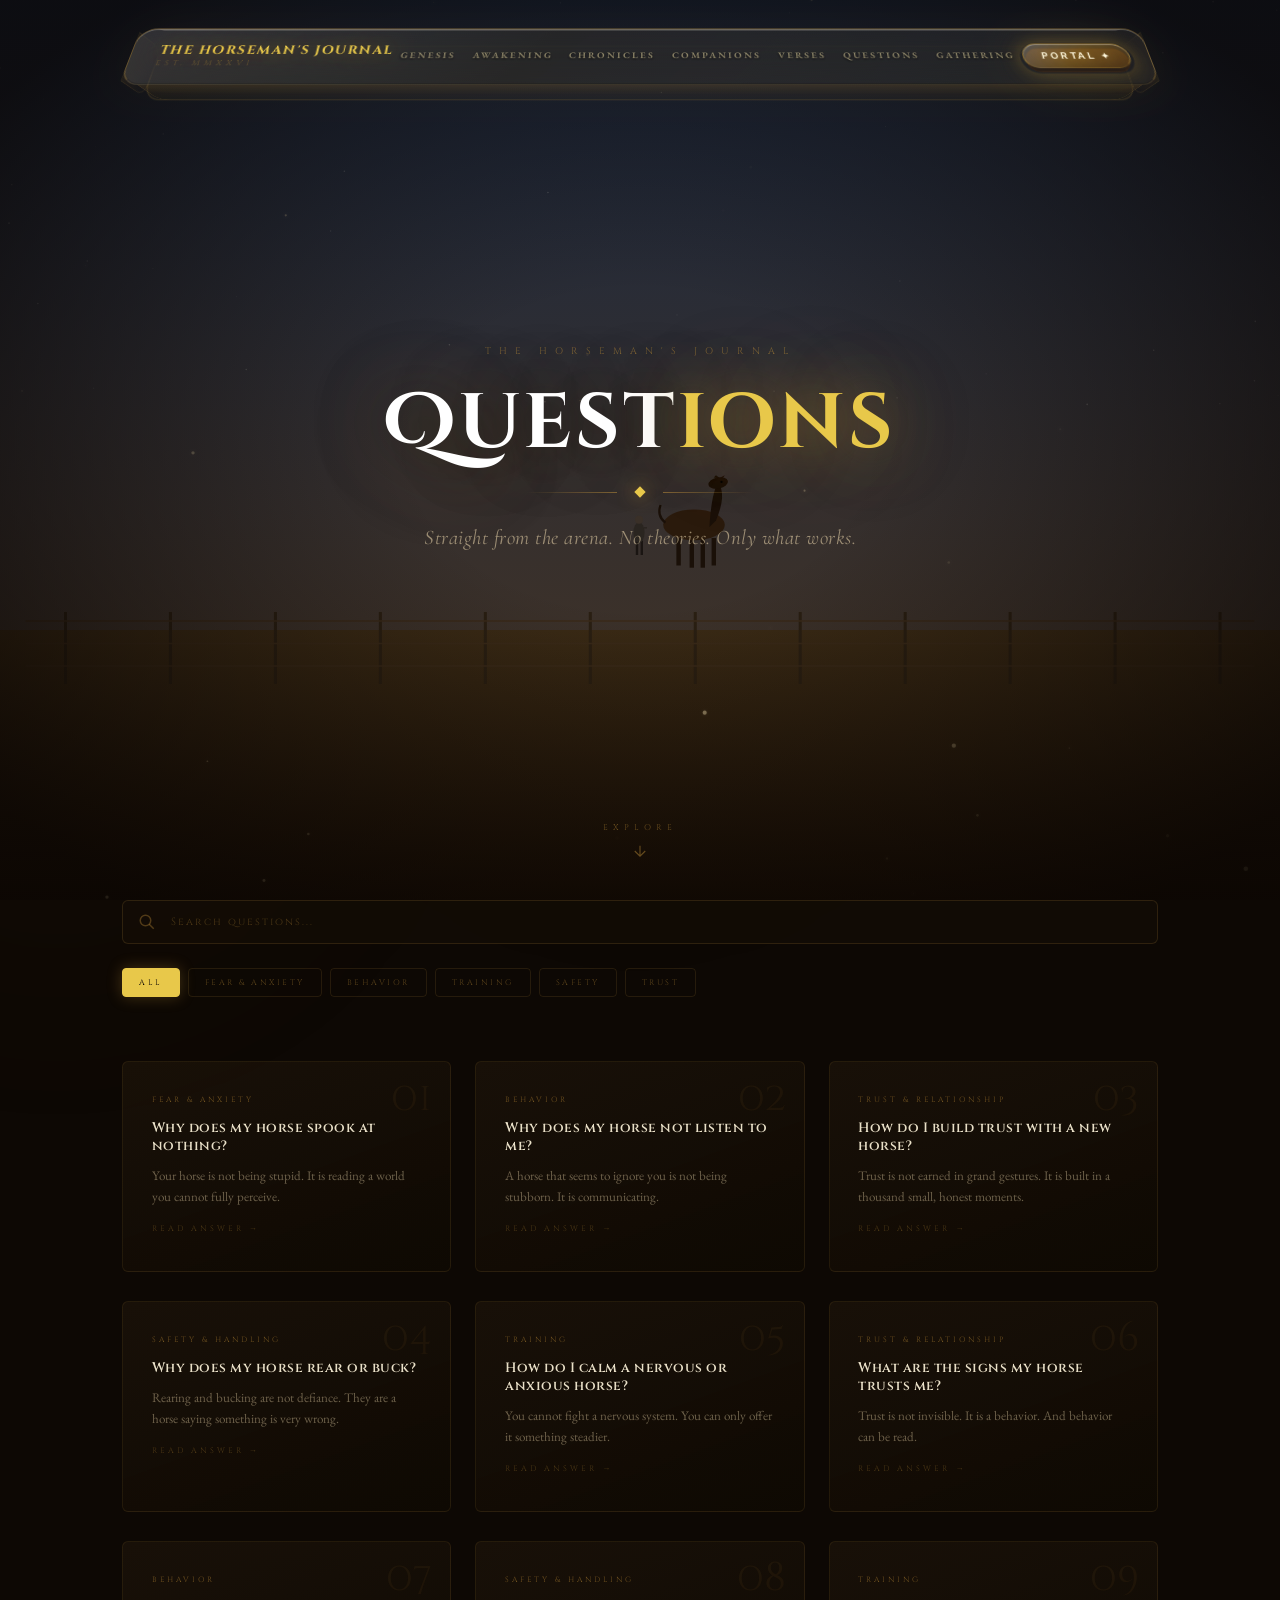
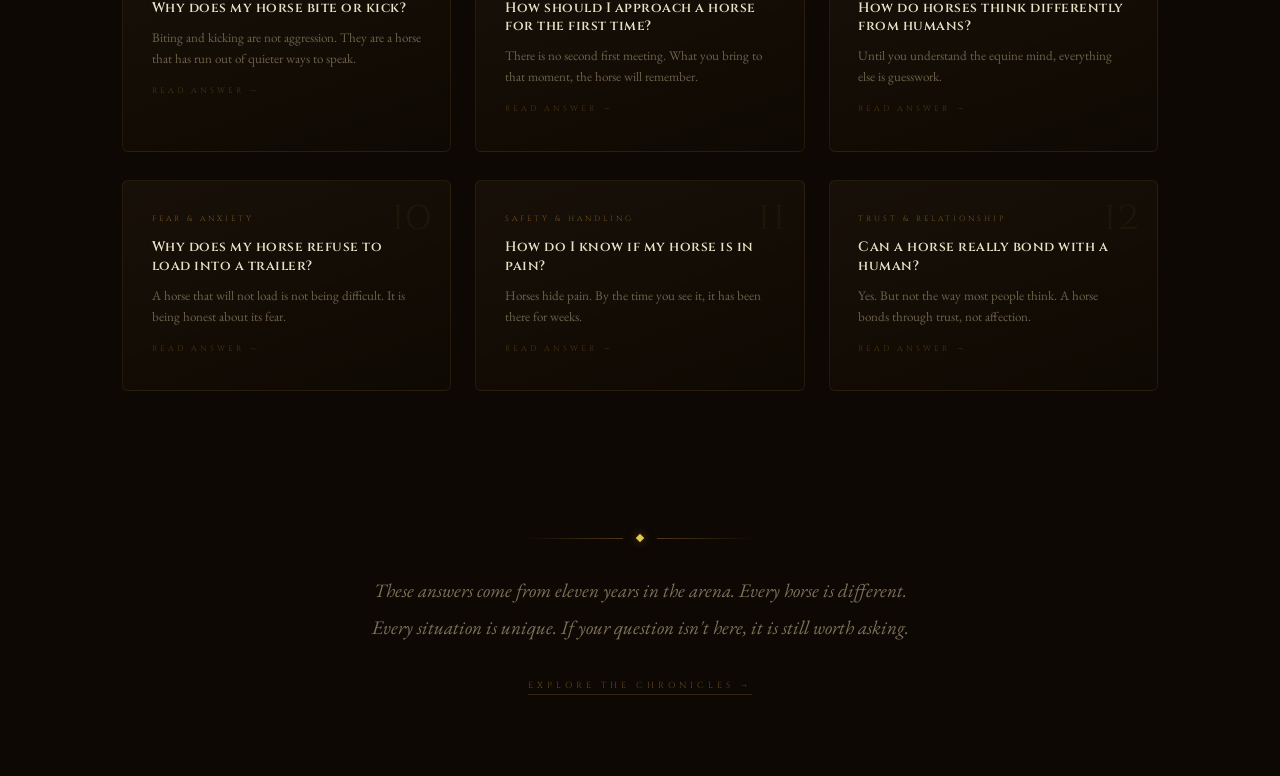
<file: questions.html>
<!DOCTYPE html>
<html lang="en">
<head>
  <meta charset="UTF-8">
  <meta name="viewport" content="width=device-width, initial-scale=1.0">
  <title>Questions - The Horseman's Journal</title>
  
  <link rel="preconnect" href="https://fonts.googleapis.com">
  <link rel="preconnect" href="https://fonts.gstatic.com" crossorigin>
  <link href="https://fonts.googleapis.com/css2?family=Cinzel+Decorative:wght@400;700;900&family=Cinzel:wght@300;400;500;600;700;900&family=Raleway:wght@300;400;500;600&family=EB+Garamond:ital,wght@0,400;0,500;0,600;0,700;1,400;1,500;1,600&family=Cormorant+Garamond:ital,wght@0,300;0,400;0,500;0,600;0,700;1,300;1,400;1,500;1,600&display=swap" rel="stylesheet">
  
  <style>
    * { margin: 0; padding: 0; box-sizing: border-box; }
    html { scroll-behavior: smooth; }

    body {
      background: #0d0804;
      color: rgba(235, 225, 200, 0.85);
      font-family: 'EB Garamond', serif;
      overflow-x: hidden;
      line-height: 1.6;
    }

    .orb { position: fixed; border-radius: 50%; filter: blur(130px); pointer-events: none; z-index: 0; }
    .orb1 { width: 55vw; height: 55vw; top: -12vh; right: -12vw; background: radial-gradient(circle, rgba(200, 150, 60, 0.09), transparent); }
    .orb2 { width: 45vw; height: 45vw; bottom: -8vh; left: -18vw; background: radial-gradient(circle, rgba(180, 120, 40, 0.05), transparent); }
    .orb3 { width: 35vw; height: 35vw; top: 45vh; left: 32vw; background: radial-gradient(circle, rgba(160, 100, 30, 0.035), transparent); }

    /* NAVBAR */
    .navbar-wrapper { position: fixed; top: 0; left: 0; right: 0; z-index: 200; display: flex; justify-content: center; padding: 1.5rem 2rem 0; pointer-events: none; }
    .navbar-wrapper * { pointer-events: auto; }
    .scene { perspective: 700px; perspective-origin: 50% 60%; width: 100%; max-width: 1020px; }
    .nav3d { position: relative; transform-style: preserve-3d; transform: rotateX(28deg) rotateY(0deg); transition: transform .5s cubic-bezier(.23,1,.32,1); height: 64px; }
    .nav3d:hover { transform: rotateX(8deg) rotateY(2deg); }
    .face { position: absolute; border-radius: 18px; }
    .face-top { inset: 0; background: linear-gradient(135deg, rgba(255,255,255,0.12) 0%, rgba(180,140,60,0.08) 40%, rgba(255,255,255,0.04) 100%); border: 1px solid rgba(180,140,60,0.45); border-bottom-color: rgba(180,140,60,0.15); backdrop-filter: blur(18px); -webkit-backdrop-filter: blur(18px); box-shadow: inset 0 1px 0 rgba(255,255,255,0.25), inset 0 -1px 0 rgba(0,0,0,0.2), 0 0 60px rgba(180,140,50,0.06); z-index: 4; }
    .face-back { inset: 0; background: rgba(160,120,40,0.04); border: 1px solid rgba(180,140,60,0.2); transform: translateZ(-36px); z-index: 1; }
    .face-bottom-wall { left: 18px; right: 18px; bottom: -36px; height: 36px; background: linear-gradient(180deg, rgba(160,120,50,0.18) 0%, rgba(70,40,0,0.08) 60%, rgba(0,0,0,0.02) 100%); border-left: 1px solid rgba(180,140,60,0.15); border-right: 1px solid rgba(180,140,60,0.15); border-bottom: 1px solid rgba(180,140,60,0.1); border-radius: 0 0 12px 12px; transform-origin: top center; transform: rotateX(-90deg); z-index: 2; }
    .face-top-wall { left: 18px; right: 18px; top: -5px; height: 5px; background: linear-gradient(180deg, rgba(255,255,255,0.3), rgba(180,140,60,0.2)); border-radius: 18px 18px 0 0; transform-origin: bottom center; transform: rotateX(90deg); z-index: 3; }
    .face-left-wall { top: 4px; bottom: 4px; left: -36px; width: 36px; background: linear-gradient(90deg, rgba(0,0,0,0) 0%, rgba(160,120,50,0.1) 100%); border: 1px solid rgba(180,140,60,0.1); border-radius: 12px 0 0 12px; transform-origin: right center; transform: rotateY(-90deg); z-index: 2; }
    .face-right-wall { top: 4px; bottom: 4px; right: -36px; width: 36px; background: linear-gradient(270deg, rgba(0,0,0,0) 0%, rgba(160,120,50,0.1) 100%); border: 1px solid rgba(180,140,60,0.1); border-radius: 0 12px 12px 0; transform-origin: left center; transform: rotateY(90deg); z-index: 2; }
    .nav-content { position: absolute; inset: 0; z-index: 10; display: flex; align-items: center; justify-content: space-between; padding: 0 1.8rem; transform: translateZ(1px); }
    .brand { font-family: 'Cinzel', serif; font-size: .85rem; font-weight: 700; color: #E8C84A; letter-spacing: 1.5px; text-transform: uppercase; line-height: 1.25; text-shadow: 0 0 24px rgba(180,140,50,0.8), 0 0 60px rgba(180,140,50,0.3); flex-shrink: 0; text-decoration: none; }
    .brand small { display: block; font-size: .52rem; letter-spacing: 4px; color: rgba(180,140,50,0.4); font-weight: 400; margin-top: 1px; }
    .links { display: flex; gap: .05rem; list-style: none; }
    .links li a { display: block; font-size: .62rem; font-weight: 600; letter-spacing: 2px; color: rgba(255,240,180,0.5); text-decoration: none; padding: 6px 8px; border-radius: 8px; transition: all .25s; text-shadow: 0 1px 3px rgba(0,0,0,0.8); white-space: nowrap; }
    .links li a:hover { color: #FFF8DC; background: rgba(255,255,255,0.07); text-shadow: 0 0 16px rgba(180,140,50,0.9); }
    .portal-scene { perspective: 300px; flex-shrink: 0; }
    .portal-btn { position: relative; transform-style: preserve-3d; transform: rotateX(22deg); transition: transform .25s; display: inline-block; border: none; background: transparent; padding: 0; cursor: pointer; }
    .portal-btn:hover { transform: rotateX(5deg) translateY(-2px); }
    .portal-btn:active { transform: rotateX(30deg) translateY(2px); }
    .portal-top { display: block; padding: 8px 18px; background: linear-gradient(135deg, rgba(255,255,255,0.22) 0%, rgba(180,140,50,0.38) 50%, rgba(140,90,20,0.28) 100%); backdrop-filter: blur(12px); border: 1px solid rgba(180,140,50,0.7); border-bottom-color: rgba(180,140,50,0.2); border-radius: 100px; font-family: 'Raleway', sans-serif; font-size: .65rem; font-weight: 700; letter-spacing: 2.5px; color: #FFF8DC; text-shadow: 0 0 12px rgba(180,140,50,0.9); position: relative; z-index: 3; white-space: nowrap; box-shadow: inset 0 1px 0 rgba(255,255,255,0.35); }
    .portal-wall { position: absolute; inset: 0; background: linear-gradient(180deg, rgba(100,60,20,0.6), rgba(40,20,5,0.4)); border-radius: 100px; transform: translateZ(-14px); z-index: 2; border: 1px solid rgba(80,40,10,0.5); }
    .portal-glow { position: absolute; inset: -4px; border-radius: 100px; background: transparent; box-shadow: 0 0 20px rgba(180,140,50,0.4), 0 0 60px rgba(180,140,50,0.15); transform: translateZ(-7px); z-index: 1; }

    /* HERO */
    .questions-hero { position: relative; width: 100%; height: 100vh; min-height: 650px; overflow: hidden; display: flex; align-items: center; justify-content: center; }
    .hero-canvas { position: absolute; inset: 0; width: 100%; height: 100%; z-index: 0; }
    .hero-overlay { position: absolute; inset: 0; background: radial-gradient(ellipse at 50% 50%, transparent 25%, rgba(8,4,2,0.75) 90%); z-index: 1; pointer-events: none; }
    .hero-content { position: relative; z-index: 10; text-align: center; max-width: 900px; padding: 0 2rem; animation: heroFloat 6s ease-in-out infinite; }
    @keyframes heroFloat { 0%,100%{transform:translateY(0)} 50%{transform:translateY(-8px)} }
    .hero-eyebrow { font-family: 'Cinzel',serif; font-size: .6rem; letter-spacing: 8px; color: rgba(200,150,60,0.5); text-transform: uppercase; display: block; margin-bottom: 1.5rem; }
    .hero-title { font-family: 'Cinzel Decorative',serif; font-size: clamp(2.5rem,6vw,5.2rem); font-weight: 700; color: #fff; letter-spacing: 3px; line-height: 1.05; margin-bottom: 1.5rem; text-shadow: 0 0 80px rgba(180,130,40,0.35),0 0 160px rgba(160,110,30,0.2),0 4px 60px rgba(0,0,0,0.6); }
    .hero-title .gold { color: #E8C84A; text-shadow: 0 0 60px rgba(180,130,40,0.7),0 0 120px rgba(180,130,40,0.3); }
    .hero-divider { display: flex; align-items: center; justify-content: center; gap: 1.2rem; margin-bottom: 1.5rem; }
    .hero-dline { width: 90px; height: 1px; background: linear-gradient(90deg,transparent,rgba(200,150,60,0.5)); }
    .hero-dline.r { background: linear-gradient(90deg,rgba(200,150,60,0.5),transparent); }
    .hero-dgem { width: 8px; height: 8px; background: #E8C84A; transform: rotate(45deg); box-shadow: 0 0 18px rgba(200,150,60,0.9); }
    .hero-tagline { font-family: 'Cormorant Garamond',serif; font-style: italic; font-size: clamp(1rem,2vw,1.3rem); color: rgba(225,205,165,0.6); letter-spacing: .5px; max-width: 600px; margin: 0 auto; line-height: 1.7; }
    .hero-scroll { position: absolute; bottom: 40px; left: 50%; transform: translateX(-50%); z-index: 10; display: flex; flex-direction: column; align-items: center; gap: 8px; animation: fadeUpDown 2.5s ease-in-out infinite; }
    .hero-scroll span { font-family: 'Cinzel',serif; font-size: .52rem; letter-spacing: 5px; color: rgba(200,150,60,0.45); text-transform: uppercase; }
    .hero-scroll svg { width: 18px; stroke: rgba(200,150,60,0.45); }
    @keyframes fadeUpDown { 0%,100%{transform:translateX(-50%) translateY(0);opacity:.3} 50%{transform:translateX(-50%) translateY(8px);opacity:.75} }

    /* SEARCH */
    .faq-controls { max-width: 1100px; margin: 0 auto 2rem; padding: 0 2rem; position: relative; z-index: 2; }
    .search-wrapper { position: relative; margin-bottom: 1.5rem; }
    .search-icon { position: absolute; left: 16px; top: 50%; transform: translateY(-50%); width: 18px; height: 18px; stroke: rgba(200,150,60,0.35); pointer-events: none; }
    .search-input { width: 100%; padding: 14px 18px 14px 48px; background: rgba(20,14,6,0.7); border: 1px solid rgba(180,140,60,0.18); border-radius: 6px; font-family: 'Cinzel',serif; font-size: .65rem; letter-spacing: 2px; color: rgba(240,225,190,0.7); outline: none; transition: all .3s; }
    .search-input::placeholder { color: rgba(200,150,60,0.3); }
    .search-input:focus { border-color: rgba(200,150,60,0.4); background: rgba(30,20,8,0.8); }
    .filter-buttons { display: flex; gap: .5rem; flex-wrap: wrap; }
    .filter-btn { font-family: 'Cinzel',serif; font-size: .5rem; letter-spacing: 2.5px; color: rgba(200,150,60,0.4); text-transform: uppercase; background: transparent; border: 1px solid rgba(180,140,60,0.15); padding: 8px 16px; border-radius: 4px; cursor: pointer; transition: all .3s; white-space: nowrap; }
    .filter-btn:hover { color: rgba(200,150,60,0.7); border-color: rgba(180,140,60,0.3); background: rgba(180,140,60,0.04); }
    .filter-btn.active { color: #0d0804; background: #E8C84A; border-color: #E8C84A; box-shadow: 0 0 15px rgba(200,150,60,0.3); }
    .no-results { grid-column: 1/-1; text-align: center; padding: 4rem 2rem; font-family: 'Cinzel',serif; font-size: .7rem; letter-spacing: 3px; color: rgba(200,150,60,0.3); text-transform: uppercase; }

    /* CARDS */
    .questions-section { padding: 2rem 2rem 6rem; position: relative; z-index: 2; max-width: 1100px; margin: 0 auto; }
    .questions-grid { display: grid; grid-template-columns: repeat(3, 1fr); gap: 1.8rem 1.5rem; }
    @media(max-width:900px){.questions-grid{grid-template-columns:repeat(2,1fr)}}
    @media(max-width:550px){.questions-grid{grid-template-columns:1fr}}
    .q-card { background: linear-gradient(160deg, rgba(30,20,10,0.7), rgba(15,10,3,0.8)); border: 1px solid rgba(180,140,60,0.12); border-radius: 6px; padding: 2rem 1.8rem; cursor: pointer; transition: all .4s; position: relative; overflow: hidden; }
    .q-card.hidden { display: none; }
    .q-card::before { content: ''; position: absolute; inset: 0; background: radial-gradient(ellipse at 50% 0%, rgba(180,140,60,0.06), transparent 70%); opacity: 0; transition: opacity .4s; }
    .q-card:hover::before { opacity: 1; }
    .q-card:hover { border-color: rgba(180,140,60,0.3); transform: translateY(-4px); box-shadow: 0 15px 40px rgba(0,0,0,0.5); }
    .q-card.active { border-color: rgba(200,150,60,0.5); background: linear-gradient(160deg, rgba(40,28,12,0.8), rgba(20,12,4,0.85)); box-shadow: 0 0 40px rgba(180,130,40,0.15); }
    .q-card-category { font-family: 'Cinzel',serif; font-size: .48rem; letter-spacing: 3px; color: rgba(200,150,60,0.5); text-transform: uppercase; margin-bottom: .8rem; display: block; }
    .q-card-num { position: absolute; top: 16px; right: 18px; font-family: 'Cinzel Decorative',serif; font-size: 2.5rem; color: rgba(200,150,60,0.06); pointer-events: none; line-height: 1; }
    .q-card-title { font-family: 'Cinzel',serif; font-size: .85rem; font-weight: 600; color: #e8dfc7; letter-spacing: .5px; line-height: 1.35; margin-bottom: .6rem; transition: color .3s; }
    .q-card:hover .q-card-title { color: #E8C84A; }
    .q-card-excerpt { font-family: 'EB Garamond',serif; font-size: .82rem; line-height: 1.6; color: rgba(220,200,160,0.45); display: -webkit-box; -webkit-line-clamp: 2; -webkit-box-orient: vertical; overflow: hidden; }
    .q-card-arrow { font-family: 'Cinzel',serif; font-size: .5rem; letter-spacing: 3px; color: rgba(200,150,60,0.3); text-transform: uppercase; margin-top: 1rem; display: inline-block; transition: all .3s; }
    .q-card:hover .q-card-arrow { color: #E8C84A; transform: translateX(4px); }

    /* CLOSING */
    .closing-invitation { max-width: 1100px; margin: 0 auto; padding: 3rem 2rem 5rem; text-align: center; position: relative; z-index: 2; }
    .closing-ornament { display: flex; align-items: center; justify-content: center; gap: 14px; margin-bottom: 2rem; }
    .closing-oln { flex: 1; max-width: 100px; height: .5px; background: linear-gradient(90deg,transparent,rgba(200,150,60,0.35)); }
    .closing-oln-r { background: linear-gradient(90deg,rgba(200,150,60,0.35),transparent); }
    .closing-gem { width: 6px; height: 6px; background: #E8C84A; transform: rotate(45deg); box-shadow: 0 0 10px rgba(200,150,60,0.5); flex-shrink: 0; }
    .closing-text { font-family: 'EB Garamond',serif; font-style: italic; font-size: clamp(1rem,1.6vw,1.2rem); color: rgba(220,200,160,0.55); line-height: 1.9; max-width: 550px; margin: 0 auto 1.5rem; }
    .closing-link { font-family: 'Cinzel',serif; font-size: .55rem; letter-spacing: 4px; color: rgba(200,150,60,0.45); text-transform: uppercase; text-decoration: none; border-bottom: 1px solid rgba(200,150,60,0.2); padding-bottom: 3px; transition: all .3s; }
    .closing-link:hover { color: #E8C84A; }

    /* ANSWER PANEL */
    .answer-panel { position: fixed; inset: 0; z-index: 500; display: flex; align-items: center; justify-content: center; opacity: 0; pointer-events: none; transition: opacity .5s; }
    .answer-panel.open { opacity: 1; pointer-events: all; }
    .answer-backdrop { position: absolute; inset: 0; background: rgba(6,3,1,0.93); backdrop-filter: blur(8px); }
    .answer-viewer { position: relative; z-index: 2; background: linear-gradient(160deg,#120c06 0%,#1a1008 50%,#0d0704 100%); border: 1px solid rgba(180,140,60,0.2); border-radius: 8px; max-width: 780px; width: 92%; max-height: 85vh; overflow-y: auto; box-shadow: 0 30px 80px rgba(0,0,0,0.8); transform: scale(.93) translateY(20px); transition: transform .5s cubic-bezier(.16,1,.32,1); }
    .answer-panel.open .answer-viewer { transform: scale(1) translateY(0); }
    .answer-viewer::-webkit-scrollbar { width: 3px; }
    .answer-viewer::-webkit-scrollbar-thumb { background: rgba(180,140,60,0.2); border-radius: 2px; }
    .answer-close { position: sticky; top: 16px; float: right; margin-right: 16px; z-index: 20; width: 32px; height: 32px; border: 1px solid rgba(180,140,60,0.3); border-radius: 50%; background: rgba(0,0,0,0.5); cursor: pointer; display: flex; align-items: center; justify-content: center; transition: all .2s; }
    .answer-close:hover { border-color: rgba(200,150,60,0.6); background: rgba(200,150,60,0.1); }
    .answer-close::before,.answer-close::after { content: ''; position: absolute; width: 12px; height: 1px; background: rgba(200,150,60,0.7); }
    .answer-close::before { transform: rotate(45deg); }
    .answer-close::after { transform: rotate(-45deg); }
    .answer-content { padding: 1.5rem 3rem 3.5rem; }
    .answer-num { font-family: 'Cinzel',serif; font-size: .5rem; letter-spacing: 4px; color: rgba(200,150,60,0.4); text-transform: uppercase; display: block; margin-bottom: .5rem; }
    .answer-title { font-family: 'Cinzel Decorative',serif; font-size: clamp(1.2rem,2.5vw,1.7rem); font-weight: 700; color: #E8C84A; letter-spacing: 1px; line-height: 1.25; margin-bottom: 1.5rem; text-shadow: 0 0 20px rgba(180,130,40,0.25); }
    .answer-body { font-family: 'EB Garamond',serif; font-size: clamp(.95rem,1.4vw,1.08rem); line-height: 2.05; color: rgba(235,220,195,0.78); }
    .answer-body p { margin-bottom: 1.3rem; }
    .answer-body p:first-child::first-letter { font-family: 'Cinzel Decorative',serif; font-size: 3.2em; font-weight: 700; color: #E8C84A; float: left; line-height: .7; margin: .06em .08em 0 0; text-shadow: 0 0 18px rgba(200,150,60,0.4); }
    .answer-key { border-left: 3px solid rgba(200,150,60,0.35); padding: .8rem 1.1rem; margin: 1.3rem 0; font-style: italic; color: rgba(200,150,60,0.7); background: rgba(200,150,60,0.03); border-radius: 0 4px 4px 0; }
    .answer-link { display: inline-block; margin-top: .5rem; font-family: 'Cinzel',serif; font-size: .5rem; letter-spacing: 3px; color: rgba(200,150,60,0.35); text-transform: uppercase; text-decoration: none; border-bottom: 1px solid rgba(200,150,60,0.12); padding-bottom: 2px; transition: all .3s; }
    .answer-link:hover { color: #E8C84A; }
    .answer-nav { display: flex; justify-content: space-between; align-items: center; padding-top: 1.2rem; margin-top: 1.5rem; border-top: .5px solid rgba(180,140,60,0.1); }
    .answer-nav-btn { font-family: 'Cinzel',serif; font-size: .55rem; letter-spacing: 3px; color: rgba(200,150,60,0.45); text-transform: uppercase; background: none; border: none; cursor: pointer; transition: color .2s; }
    .answer-nav-btn:hover { color: #E8C84A; }
    .answer-nav-count { font-family: 'Cinzel',serif; font-size: .5rem; letter-spacing: 2px; color: rgba(200,150,60,0.25); }

    @media(max-width:860px){.navbar-wrapper{padding:.8rem 1rem 0}.nav3d{height:56px;transform:rotateX(15deg)}.brand{font-size:.7rem}.links{gap:0}.links li a{font-size:.5rem;padding:4px 5px;letter-spacing:1px}.portal-top{font-size:.52rem;padding:6px 10px}.answer-content{padding:1.5rem 1.5rem 3rem}}
    @media(max-width:520px){.brand small{display:none}.links li a{font-size:.42rem;padding:3px 4px}}
  </style>
</head>
<body>

  <div class="orb orb1"></div>
  <div class="orb orb2"></div>
  <div class="orb orb3"></div>

  <!-- NAVBAR -->
  <div class="navbar-wrapper">
    <div class="scene">
      <nav class="nav3d">
        <div class="face face-back"></div>
        <div class="face face-bottom-wall"></div>
        <div class="face face-top-wall"></div>
        <div class="face face-left-wall"></div>
        <div class="face face-right-wall"></div>
        <div class="face face-top"></div>
        <div class="nav-content">
          <a href="index.html" class="brand">The Horseman's Journal<small>EST. MMXXVI</small></a>
          <ul class="links">
            <li><a href="genesis.html">GENESIS</a></li>
            <li><a href="awakening.html">AWAKENING</a></li>
            <li><a href="chronicles.html">CHRONICLES</a></li>
            <li><a href="companions.html">COMPANIONS</a></li>
            <li><a href="essays.html">VERSES</a></li>
            <li><a href="questions.html">QUESTIONS</a></li>
            <li><a href="gathering.html">GATHERING</a></li>
          </ul>
          <div class="portal-scene">
            <button class="portal-btn"><span class="portal-glow"></span><span class="portal-wall"></span><span class="portal-top">PORTAL ✦</span></button>
          </div>
        </div>
      </nav>
    </div>
  </div>

  <!-- HERO -->
  <section class="questions-hero" id="questionsHero">
    <canvas class="hero-canvas" id="heroCanvas"></canvas>
    <div class="hero-overlay"></div>
    <div class="hero-content" id="heroContent">
      <span class="hero-eyebrow">The Horseman's Journal</span>
      <h1 class="hero-title" id="heroTitle">Quest<span class="gold">ions</span></h1>
      <div class="hero-divider"><div class="hero-dline"></div><div class="hero-dgem"></div><div class="hero-dline hero-dline r"></div></div>
      <p class="hero-tagline" id="heroTagline">Straight from the arena. No theories. Only what works.</p>
    </div>
    <div class="hero-scroll"><span>Explore</span><svg viewBox="0 0 24 24" fill="none" stroke="currentColor" stroke-width="1.5"><path d="M12 5v14M5 12l7 7 7-7"/></svg></div>
  </section>

  <!-- SEARCH & FILTER -->
  <section class="faq-controls">
    <div class="search-wrapper">
      <svg class="search-icon" viewBox="0 0 24 24" fill="none" stroke="currentColor" stroke-width="2"><circle cx="10" cy="10" r="7"/><line x1="21" y1="21" x2="15" y2="15"/></svg>
      <input type="text" id="faqSearch" placeholder="Search questions..." class="search-input">
    </div>
    <div class="filter-buttons">
      <button class="filter-btn active" data-filter="all">All</button>
      <button class="filter-btn" data-filter="Fear & Anxiety">Fear & Anxiety</button>
      <button class="filter-btn" data-filter="Behavior">Behavior</button>
      <button class="filter-btn" data-filter="Training">Training</button>
      <button class="filter-btn" data-filter="Safety & Handling">Safety</button>
      <button class="filter-btn" data-filter="Trust & Relationship">Trust</button>
    </div>
  </section>

  <!-- CARDS -->
  <section class="questions-section"><div class="questions-grid" id="questionsGrid"></div></section>

  <!-- CLOSING -->
  <section class="closing-invitation">
    <div class="closing-ornament"><div class="closing-oln"></div><div class="closing-gem"></div><div class="closing-oln closing-oln-r"></div></div>
    <p class="closing-text">These answers come from eleven years in the arena. Every horse is different. Every situation is unique. If your question isn't here, it is still worth asking.</p>
    <a href="chronicles.html" class="closing-link">Explore the Chronicles →</a>
  </section>

  <!-- ANSWER PANEL -->
  <div class="answer-panel" id="answerPanel">
    <div class="answer-backdrop" id="answerBackdrop"></div>
    <div class="answer-viewer" id="answerViewer">
      <button class="answer-close" id="answerClose"></button>
      <div class="answer-content" id="answerContent"></div>
    </div>
  </div>

  <script>
    const canvas=document.getElementById('heroCanvas'),ctx=canvas.getContext('2d');
    let W,H,mx=.5,my=.5,time=0,activeScene=-1,sceneTransition=0;
    function resize(){W=canvas.width=canvas.offsetWidth;H=canvas.height=canvas.offsetHeight}
    resize();addEventListener('resize',resize);
    document.getElementById('questionsHero').addEventListener('mousemove',e=>{mx=e.clientX/W;my=e.clientY/H});
    const particles=[];
    for(let i=0;i<70;i++)particles.push({x:Math.random()*1.3-.15,y:Math.random()*1.2,size:Math.random()*2+.3,speed:Math.random()*.3+.06,opacity:Math.random()*.4+.1,phase:Math.random()*Math.PI*2,drift:(Math.random()-.5)*.4,baseSpeed:Math.random()*.3+.06});
    function drawSky(){const t=sceneTransition;const g=ctx.createLinearGradient(0,0,0,H);g.addColorStop(0,`rgb(${26+t*20},${40-t*18},${64-t*38})`);g.addColorStop(1,`rgb(${74-t*28},${53-t*30},${32-t*12})`);ctx.fillStyle=g;ctx.fillRect(0,0,W,H)}
    function drawStars(){for(let i=0;i<40;i++){const sx=(Math.sin(i*127.1+311.7)*.5+.5)*W,sy=(Math.cos(i*269.5+183.3)*.5+.5)*H*.45,tw=.3+.7*Math.abs(Math.sin(time*.012+i*2.7));ctx.fillStyle=`rgba(255,248,232,${tw*.18})`;ctx.beginPath();ctx.arc(sx,sy,.4+tw*.4,0,Math.PI*2);ctx.fill()}}
    function drawGround(){const g=ctx.createLinearGradient(0,H*.7,0,H);g.addColorStop(0,'#3a2a15');g.addColorStop(1,'#1a0f05');ctx.fillStyle=g;ctx.fillRect(0,H*.7,W,H*.3);for(let i=0;i<12;i++){ctx.fillStyle='#2a1f12';ctx.fillRect(W*.05+i*W*.082,H*.68,3,H*.08)}ctx.strokeStyle='#3a2a18';ctx.lineWidth=1.5;for(let r=0;r<3;r++){ctx.beginPath();ctx.moveTo(W*.02,H*.69+r*H*.025);ctx.lineTo(W*.98,H*.69+r*H*.025);ctx.stroke()}}
    function drawHorse(x,y,sc,st){ctx.save();ctx.translate(x,y);ctx.scale(sc,sc);const bc='#1a1008',hc='#2a1a0c';if(st===2){ctx.fillStyle=bc;ctx.fillRect(-16,28,4,20);ctx.fillRect(14,28,4,20);ctx.fillStyle=hc;ctx.save();ctx.translate(0,5);ctx.rotate(-.7);ctx.beginPath();ctx.ellipse(0,0,28,14,0,0,Math.PI*2);ctx.fill();ctx.fillStyle=bc;ctx.beginPath();ctx.moveTo(18,-6);ctx.quadraticCurveTo(30,-38,22,-55);ctx.quadraticCurveTo(14,-36,4,-4);ctx.closePath();ctx.fill();ctx.beginPath();ctx.ellipse(24,-53,9,5,-.3,0,Math.PI*2);ctx.fill();ctx.beginPath();ctx.moveTo(26,-57);ctx.lineTo(22,-66);ctx.lineTo(19,-58);ctx.fill();ctx.restore()}else{const lp=st===4?[[-16,22,4,18],[-4,22,4,20],[6,22,4,20],[16,22,4,18]]:[[-16,20,4,25],[-4,20,4,27],[6,20,4,27],[16,20,4,25]];ctx.fillStyle=bc;lp.forEach(l=>ctx.fillRect(l[0],l[1],l[2],l[3]));ctx.fillStyle=hc;ctx.beginPath();ctx.ellipse(0,8,28,14,0,0,Math.PI*2);ctx.fill();const hx=st===1?26:st===4?22:22,hy=st===1?-38:st===4?-20:-30;ctx.fillStyle=bc;ctx.beginPath();ctx.moveTo(20,4);ctx.quadraticCurveTo(hx+8,hy+10,hx,hy);ctx.quadraticCurveTo(hx-6,hy+8,14,10);ctx.closePath();ctx.fill();ctx.fillStyle=bc;ctx.beginPath();ctx.ellipse(hx,hy,9,5,-.2,0,Math.PI*2);ctx.fill();const eh=st===1?11:7;ctx.beginPath();ctx.moveTo(hx+2,hy-4);ctx.lineTo(hx-2,hy-eh);ctx.lineTo(hx-4,hy-5);ctx.fill();ctx.beginPath();ctx.moveTo(hx+4,hy-4);ctx.lineTo(hx+6,hy-eh);ctx.lineTo(hx+2,hy-5);ctx.fill();if(st===1){ctx.fillStyle='#fff';ctx.beginPath();ctx.arc(hx+3,hy-1,1.8,0,Math.PI*2);ctx.fill()}ctx.fillStyle='#000';ctx.beginPath();ctx.arc(hx+3,hy-1,1,0,Math.PI*2);ctx.fill();ctx.strokeStyle=bc;ctx.lineWidth=2;ctx.beginPath();ctx.moveTo(-26,6);ctx.quadraticCurveTo(-34,0,-32+Math.sin(time*.04)*4,-10);ctx.stroke()}ctx.restore()}
    function drawHuman(x,y,sc,p){ctx.save();ctx.translate(x,y);ctx.scale(sc,sc);ctx.fillStyle='#1a1512';ctx.fillRect(-4,12,3,18);ctx.fillRect(2,12,3,18);ctx.fillStyle='#2a2520';ctx.beginPath();ctx.ellipse(0,2,7,13,0,0,Math.PI*2);ctx.fill();ctx.fillStyle='#3a3028';ctx.beginPath();ctx.arc(0,-14,5,0,Math.PI*2);ctx.fill();ctx.strokeStyle='#2a2520';ctx.lineWidth=2;const ax=p===1?18:p===2?-12:10,ay=p===1?-12:p===2?-6:-4;ctx.beginPath();ctx.moveTo(6,-4);ctx.lineTo(ax,ay);ctx.stroke();if(p===1){ctx.fillStyle='#3a3028';ctx.beginPath();ctx.arc(ax,ay,2,0,Math.PI*2);ctx.fill()}ctx.restore()}
    function drawParticles(){const af=sceneTransition;particles.forEach(p=>{p.speed=p.baseSpeed+af*.5;const sx=p.x*W,sy=p.y*H,alpha=p.opacity*(.4+.6*Math.sin(time*.025+p.phase)),c=af>.5?`rgba(255,200,150,${alpha})`:`rgba(240,220,170,${alpha})`;ctx.fillStyle=c;ctx.shadowColor=c;ctx.shadowBlur=2;ctx.beginPath();ctx.arc(sx,sy,p.size*(1+af*.5),0,Math.PI*2);ctx.fill();ctx.shadowBlur=0})}
    function render(){ctx.clearRect(0,0,W,H);drawSky();drawStars();drawGround();const hx=W*.55+(mx-.5)*20,hy=H*.58+(my-.5)*12;let hs=0;if(activeScene===1||activeScene===10)hs=1;if(activeScene===4)hs=2;drawHuman(hx-55,hy+15,.8,activeScene===3?1:0);drawHorse(hx,hy,1.1,hs);drawParticles()}
    function anim(){time++;const t=activeScene>=0?1:0;sceneTransition+=(t-sceneTransition)*.05;particles.forEach(p=>{p.y-=p.speed*.06;p.x+=Math.sin(time*.015+p.phase)*p.drift*.02;if(p.y<-.1){p.y=1.05+Math.random()*.15;p.x=Math.random()*1.3-.15}});render();requestAnimationFrame(anim)}
    anim();

    const questions=[
      {num:'01',category:'Fear & Anxiety',title:'Why does my horse spook at nothing?',excerpt:'Your horse is not being stupid. It is reading a world you cannot fully perceive.',scene:1,answer:`<p>The first thing to understand is that your horse is not spooking at nothing. It is spooking at something you did not detect. Horses possess sensory abilities far beyond ours. Their eyes are set on the sides of their head, giving them nearly 350 degrees of vision. Their ears rotate independently to track sounds from different directions simultaneously. Their nose can detect scents at concentrations we cannot register. When a horse spooks, it has detected something — a sound, a smell, a movement in the peripheral vision — that its sixty-million-year-old survival system has flagged as potentially dangerous.</p><p>This is not a flaw. It is the design working perfectly. The amygdala fires before the thinking brain has time to process. In twelve milliseconds, adrenaline floods the system. The body is already moving before the conscious mind catches up. You cannot reason with this response because reason arrives too late.</p><div class="answer-key">Fear in a horse is not a character flaw. It is sixty million years of perfect engineering. Your job is not to eliminate it. Your job is to become the thing the horse trusts more than it fears the unknown.</div><p>What you can do: First, stop punishing the spook. Punishment adds a second layer of threat. The horse now fears the original stimulus and the human beside it. Instead, become a source of calm. Breathe out. Soften your body. Let your stillness communicate that the environment is safe. Over time, the horse will begin to use your nervous system as a reference point. This is called co-regulation, and it is the foundation of genuine trust.</p><a href="chronicles.html" class="answer-link">Read more in Chronicles: The Flight Response →</a>`},
      {num:'02',category:'Behavior',title:'Why does my horse not listen to me?',excerpt:'A horse that seems to ignore you is not being stubborn. It is communicating.',scene:2,answer:`<p>When a horse does not respond, the natural human reaction is to ask louder. More leg. More rein. More pressure. This is almost always the wrong response. A horse that is not listening is not defying you. It is telling you something. Your job is to figure out what.</p><p>There are three real reasons horses stop responding. The first is clarity. The horse does not understand what you are asking. You may think the signal is clear, but horses learn through the release of pressure, not the application of it. If the release is not timed precisely, the horse never learns what made the pressure stop.</p><p>The second reason is pain. Horses are stoic prey animals that hide discomfort. By the time a horse displays resistance, it may have been in pain for weeks or months. Check the back, the hocks, the teeth, the feet, the saddle fit. A horse that refuses to go forward or accept contact is often a horse in physical distress.</p><div class="answer-key">The third reason is trust. A horse that has learned that mistakes bring punishment will stop trying. It is not stubborn. It is being careful with the only body it has.</div><p>Before you escalate, ask: Is the ask clear? Is the horse in pain? Is there enough trust for the horse to try something uncertain? Answer those honestly, and the listening almost always returns.</p><a href="chronicles.html" class="answer-link">Read more in Chronicles: Why Your Horse Does Not Listen →</a>`},
      {num:'03',category:'Trust & Relationship',title:'How do I build trust with a new horse?',excerpt:'Trust is not earned in grand gestures. It is built in a thousand small, honest moments.',scene:3,answer:`<p>Trust is not a feeling. It is a behavior. And like all behavior, it is built through repetition — through showing up the same way, every single time, without exception. The horse that sees the same person every day, with the same calm energy, the same predictable responses, learns that this person is safe.</p><p>Start by being worth approaching. Stand in the field without an agenda. Do not walk straight at the horse — that is predator behavior. Approach at an angle. Keep your eyes soft. Breathe slowly. Let the horse come the last step. The horse that walks toward you voluntarily has made a choice. That choice is the first real brick in the wall of trust.</p><div class="answer-key">The horse does not ask you to be perfect. It asks you to be consistent. Predictable. Safe. A creature it can read without confusion.</div><p>Every interaction either deposits into or withdraws from the trust account. Handle the horse with clarity. Move slowly through sensitive areas. If the horse braces, pause and wait for the release before continuing. End every session on a note of softness. The last thing that happens is what the horse carries into tomorrow.</p><a href="chronicles.html" class="answer-link">Read more in Chronicles: How to Build Trust →</a>`},
      {num:'04',category:'Safety & Handling',title:'Why does my horse rear or buck?',excerpt:'Rearing and bucking are not defiance. They are a horse saying something is very wrong.',scene:4,answer:`<p>Rearing and bucking are among the most dangerous behaviors a horse can display. But they are almost never acts of rebellion. They are communication — loud, desperate communication from a horse that has been trying to tell you something in quieter ways and has not been heard.</p><p>The most common cause is pain. A horse with a poorly fitting saddle, a sore back, dental issues, hock pain, or hoof discomfort may buck or rear because the pain becomes unbearable under saddle. Before you address the behavior, rule out physical causes. This is not optional. It is your responsibility.</p><p>Fear is the second major cause. A horse that feels trapped — between a rider's leg and a frightening object, or in a situation it cannot escape — may rear as a last resort. The horse is not fighting you. It is trying to survive.</p><div class="answer-key">When a horse rears or bucks, the worst thing you can do is punish it. Punishment confirms the horse's fear that the situation is dangerous and you are part of the danger.</div><p>What works: Get off if you are mounted. Give the horse space. Check for pain. Go back to groundwork. Rebuild trust in small, achievable steps. A horse that feels safe, heard, and physically comfortable has no reason to rear or buck.</p>`},
      {num:'05',category:'Training',title:'How do I calm a nervous or anxious horse?',excerpt:'You cannot fight a nervous system. You can only offer it something steadier.',scene:5,answer:`<p>The most powerful tool for calming an anxious horse is also the most underused: your own nervous system. Horses are masters of co-regulation. A frightened foal calms when it presses against its mother's side not because of any conscious decision, but because its nervous system synchronizes with hers. The same mechanism works between horse and human.</p><p>When a horse is escalating, move less, not more. Reduce stimulation in the environment. Soften your body from the inside out — release tension in your jaw, your shoulders, your hands. Breathe in a rhythm slower than the horse's current rhythm. Do not demand anything. Simply be present beside the horse with a quality of calm that is genuine, not performed.</p><div class="answer-key">You cannot fake calm to a horse. But you can practice genuine calm until it becomes the default. The horse will notice the moment it does.</div><p>Movement can also help if used correctly. Not frantic movement forced through anxiety, but deliberate, rhythmic, low-demand walking on a loose lead. This gives the horse an outlet for nervous energy without pushing it toward the thing it fears. Learn where touch calms your particular horse. For many, slow, firm strokes along the neck at the crest activate the parasympathetic nervous system. For others, touch during anxiety escalates. Know your horse.</p><a href="chronicles.html" class="answer-link">Read more in Chronicles: How to Calm a Nervous Horse →</a>`},
      {num:'06',category:'Trust & Relationship',title:'What are the signs my horse trusts me?',excerpt:'Trust is not invisible. It is a behavior. And behavior can be read.',scene:6,answer:`<p>The clearest sign of trust is voluntary approach. A horse that trusts you does not need to be caught. When you enter the field, it comes to you — not for food, but because your presence is comfortable and wanted. This is the horse voting with its feet. Nothing is more unambiguous.</p><p>The second sign is the quality of relaxation in your presence. A horse that trusts you will lower its head — a gesture of complete physical relaxation from an animal whose survival depends on keeping its head up. The lowered head is a deep exhale. It means: I am safe here.</p><p>The third sign is the breathing. A horse that feels safe breathes slowly and deeply, sometimes with long, audible sighs. Sit quietly beside a horse that trusts you and listen to its breath settle. It is one of the most peaceful sounds in the world.</p><div class="answer-key">The horse that lowers its head as you approach is not being polite. It is making itself vulnerable to you. Understand what that costs a prey animal, and you will understand what trust means.</div><p>The fourth sign is physical softness. A horse that trusts you will lean into your touch rather than away from it. It will allow you to handle its feet, its ears, its face without brace or resistance. This is not the stillness of a horse that has given up. It is the softness of a horse that genuinely does not feel the need to protect itself from you.</p><a href="chronicles.html" class="answer-link">Read more in Chronicles: Signs of Trust →</a>`},
      {num:'07',category:'Behavior',title:'Why does my horse bite or kick?',excerpt:'Biting and kicking are not aggression. They are a horse that has run out of quieter ways to speak.',scene:7,answer:`<p>Horses do not bite or kick without reason. These behaviors are almost always the final stage of communication — the loudest message from a horse that has been trying to tell you something in subtler ways and has been consistently ignored. Ears pinned. Tail swishing. Body tensing. Head turning away. All of these came before the bite or the kick. You just did not see them.</p><p>Pain is the most common underlying cause. A horse with gastric ulcers may bite when girthed. A horse with a sore hip may kick when the hind leg is handled. Before labeling a horse as aggressive, rule out physical causes thoroughly.</p><div class="answer-key">A horse that bites was not born mean. It learned that biting is the only message strong enough to make a human stop doing something painful or frightening.</div><p>What you can do: Learn to read the early warning signs. Pinned ears, a swishing tail, a hard eye, a tightened jaw — these are not the explosion. They are the warning before it. Respond to the warning by stepping back, assessing what the horse is reacting to, and addressing the cause. Never punish a horse for communicating. Punish the communication, and the horse will stop warning you before it bites or kicks — making the behavior far more dangerous.</p><a href="chronicles.html" class="answer-link">Read more in Chronicles: Reading Body Language →</a>`},
      {num:'08',category:'Safety & Handling',title:'How should I approach a horse for the first time?',excerpt:'There is no second first meeting. What you bring to that moment, the horse will remember.',scene:8,answer:`<p>The first impression you make on a horse is permanent. Everything you bring — your speed, your energy, the tension in your hands, the quality of your breath — the horse will carry forward into every interaction that follows. Getting it right is not about experience. It is about presence.</p><p>Never walk straight at a horse from the front with direct eye contact. This is predator behavior. Every cell in the horse's body reads this signal as a threat. Instead, approach at an angle. Let your path be curved, not straight. Soften your gaze. Move at a pace that is slower than your habitual pace — deliberate, unhurried, as if you have nowhere more important to be.</p><div class="answer-key">Walk toward a horse the way you would approach a sleeping child — with the understanding that how you arrive is already a conversation.</div><p>Approach from the side, toward the shoulder, where the horse can see you clearly. Speak softly. Let the horse turn toward you and acknowledge you before you close the final distance. When you are close enough, pause. Let the horse come the last step — even if it is just a nose stretched in your direction. That small offering of choice matters enormously. Your hands are the first language you speak. Make sure they are soft, warm, and listening.</p><a href="chronicles.html" class="answer-link">Read more in Chronicles: First Time Handling →</a>`},
      {num:'09',category:'Training',title:'How do horses think differently from humans?',excerpt:'Until you understand the equine mind, everything else is guesswork.',scene:9,answer:`<p>Horses do not think in words. They do not sort their experience into reasons or explanations. They think in pictures, in feelings, in what is happening right now. A horse scared once by a white plastic bag does not remember that plastic bags are scary. It remembers the exact feeling of that moment — the sudden movement, the crinkle of sound, the rush of fear — and when it sees another plastic bag, it does not think. It simply feels the same feeling, and the body moves.</p><p>This is not stupidity. This is intelligence so sharp, so finely made, that it has kept horses alive for millions of years. A prey animal that had to stop and think before running did not survive long enough to have offspring. The horses alive today are the children of those who felt danger and moved before the thinking mind could catch up.</p><div class="answer-key">Every decision a horse makes is filtered through sixty million years of prey animal evolution. To understand a horse is to understand a mind built for a world where a single mistake means death.</div><p>Horses live entirely in the present moment. They are not worrying about tomorrow. They are not replaying yesterday. They are here, now, fully alive in this breath. This is why your inner state matters so much. The horse reads your tension, your breath, your intention — not your words. You cannot hide from a horse. And that honesty, once you learn to work with it rather than against it, is the greatest gift horsemanship offers.</p><a href="chronicles.html" class="answer-link">Read more in Chronicles: Horse Psychology →</a>`},
      {num:'10',category:'Fear & Anxiety',title:'Why does my horse refuse to load into a trailer?',excerpt:'A horse that will not load is not being difficult. It is being honest about its fear.',scene:10,answer:`<p>A horse trailer is, from the horse's perspective, a dark, enclosed, moving cave. Every instinct says: do not enter. Add to this the fact that many horses have had traumatic trailering experiences — rough driving, sharp turns, no ventilation, being tied too short or too long — and you have a recipe for genuine terror. The horse is not being stubborn. It is being a horse.</p><p>The most common mistake is trying to force the horse in. Pulling on the lead rope, tapping with a whip, or using ropes and pulleys may eventually get the horse into the trailer, but it destroys trust and confirms every fear the horse had. Next time will be worse.</p><div class="answer-key">You cannot argue a horse out of its fear. You can only give it enough safe experiences to outweigh the ones that were not.</div><p>What works: Make the trailer a place of rest, not pressure. Park it in the field and let the horse investigate it on its own time. Feed near it. Then inside it — without closing the door. Build positive associations over days or weeks, not hours. When the horse loads voluntarily, do not immediately drive away. Let it load, stand quietly, and unload. Repeat. Trust cannot be rushed. The horse that walks into the trailer with a low head and a soft eye is a horse that trusts you more than it fears the dark space.</p>`},
      {num:'11',category:'Safety & Handling',title:'How do I know if my horse is in pain?',excerpt:'Horses hide pain. By the time you see it, it has been there for weeks.',scene:11,answer:`<p>As prey animals, horses have evolved to conceal weakness. In the wild, a visibly injured horse is the first one targeted by predators. This means that by the time a horse is displaying obvious behavioral signs of pain, it has likely been suffering in silence for a considerable period.</p><p>The early signs are subtle. A slight change in performance — not wanting to pick up one lead, being stiff on one rein, rushing downhill. A shift in attitude — the horse that was previously willing becomes reluctant. Physical cues like a tight jaw, a hard eye, flinching when girthed, or standing with one hind leg slightly rested more often than usual.</p><div class="answer-key">Before you train the resistance out, make sure the resistance is not the horse asking for help.</div><p>Common sources of pain include the back (poor saddle fit), the hocks (arthritis), the teeth (sharp edges causing mouth pain), the feet (laminitis, abscesses, navicular), and the stomach (gastric ulcers are epidemic in domestic horses). If your horse's behavior changes — especially suddenly — your first call should be to a veterinarian, not a trainer. A horse in pain cannot learn. It can only endure.</p>`},
      {num:'12',category:'Trust & Relationship',title:'Can a horse really bond with a human?',excerpt:'Yes. But not the way most people think. A horse bonds through trust, not affection.',scene:12,answer:`<p>Yes. Absolutely. But it is not the sentimental, Disney version of bonding that many people imagine. Horses do not bond through treats or baby talk or the projection of human emotions onto them. They bond through trust. And trust, for a prey animal, is the most significant decision it can make. It is staking its survival on you.</p><p>When a horse bonds with a human, it is because that human has proven — over hundreds of interactions, across thousands of small moments — that they are safe. Consistent. Predictable. The horse's nervous system has learned to use the human's calm as a reference point. In the absence of horse companions, many horses will transfer their herd bonding to a human. They are not being sentimental. They are doing what their biology requires — finding something to trust.</p><div class="answer-key">When a horse turns to you in fear instead of running from you, you have become its herd. That is the whole of horsemanship.</div><p>The signs are unmistakable once you have seen them. The horse that seeks you out in the field — not for food, but simply to stand beside you. The horse that lowers its head and sighs when you approach. The horse that, when frightened, looks at you before deciding whether to run. These are not trained behaviors. They are the natural expression of a bond built on trust. And that bond, when it is real, is one of the most profound relationships a human being can experience.</p>`}
    ];

    const grid=document.getElementById('questionsGrid');
    function buildCards(fq){grid.innerHTML='';if(!fq.length){grid.innerHTML='<div class="no-results">No questions match your search</div>';return}fq.forEach((q,i)=>{const c=document.createElement('div');c.className='q-card';c.setAttribute('data-category',q.category);c.setAttribute('data-num',q.num);c.innerHTML=`<span class="q-card-category">${q.category}</span><span class="q-card-num">${q.num}</span><h3 class="q-card-title">${q.title}</h3><p class="q-card-excerpt">${q.excerpt}</p><span class="q-card-arrow">Read Answer →</span>`;c.addEventListener('click',()=>{const ri=questions.findIndex(oq=>oq.num===q.num);openAnswer(ri)});grid.appendChild(c)})}
    buildCards(questions);

    const si=document.getElementById('faqSearch');let af='all';
    function filterQ(){const q=si.value.toLowerCase().trim();let f=questions;if(af!=='all')f=f.filter(x=>x.category===af);if(q)f=f.filter(x=>x.title.toLowerCase().includes(q)||x.excerpt.toLowerCase().includes(q)||x.category.toLowerCase().includes(q)||x.answer.toLowerCase().includes(q));buildCards(f)}
    si.addEventListener('input',filterQ);
    document.querySelectorAll('.filter-btn').forEach(b=>{b.addEventListener('click',()=>{document.querySelectorAll('.filter-btn').forEach(x=>x.classList.remove('active'));b.classList.add('active');af=b.getAttribute('data-filter');filterQ()})});

    const ap=document.getElementById('answerPanel'),ac=document.getElementById('answerContent'),av=document.getElementById('answerViewer');let cq=-1;
    function openAnswer(i){cq=i;const q=questions[i];activeScene=q.scene;document.getElementById('heroTitle').innerHTML=q.title.split('?')[0]+'<span class="gold">?</span>';document.getElementById('heroTagline').textContent=q.excerpt;document.querySelectorAll('.q-card').forEach(c=>c.classList.remove('active'));const ac2=document.querySelector(`.q-card[data-num="${q.num}"]`);if(ac2)ac2.classList.add('active');ac.innerHTML=`<span class="answer-num">Question ${q.num} · ${q.category}</span><h2 class="answer-title">${q.title}</h2><div class="answer-body">${q.answer}</div><div class="answer-nav"><button class="answer-nav-btn" id="answerPrev">← Previous</button><span class="answer-nav-count">${q.num} / 12</span><button class="answer-nav-btn" id="answerNext">Next →</button></div>`;document.getElementById('answerPrev').addEventListener('click',()=>{openAnswer((cq-1+questions.length)%questions.length)});document.getElementById('answerNext').addEventListener('click',()=>{openAnswer((cq+1)%questions.length)});ap.classList.add('open');av.scrollTop=0;document.body.style.overflow='hidden'}
    function closeAnswer(){ap.classList.remove('open');document.body.style.overflow='';activeScene=-1;document.getElementById('heroTitle').innerHTML='Quest<span class="gold">ions</span>';document.getElementById('heroTagline').textContent='Straight from the arena. No theories. Only what works.';document.querySelectorAll('.q-card').forEach(c=>c.classList.remove('active'))}
    document.getElementById('answerClose').addEventListener('click',closeAnswer);
    document.getElementById('answerBackdrop').addEventListener('click',closeAnswer);
    document.addEventListener('keydown',e=>{if(e.key==='Escape'&&ap.classList.contains('open'))closeAnswer();if(ap.classList.contains('open')){if(e.key==='ArrowRight')openAnswer((cq+1)%questions.length);if(e.key==='ArrowLeft')openAnswer((cq-1+questions.length)%questions.length)}});
  </script>
</body>
</html>
</file>
